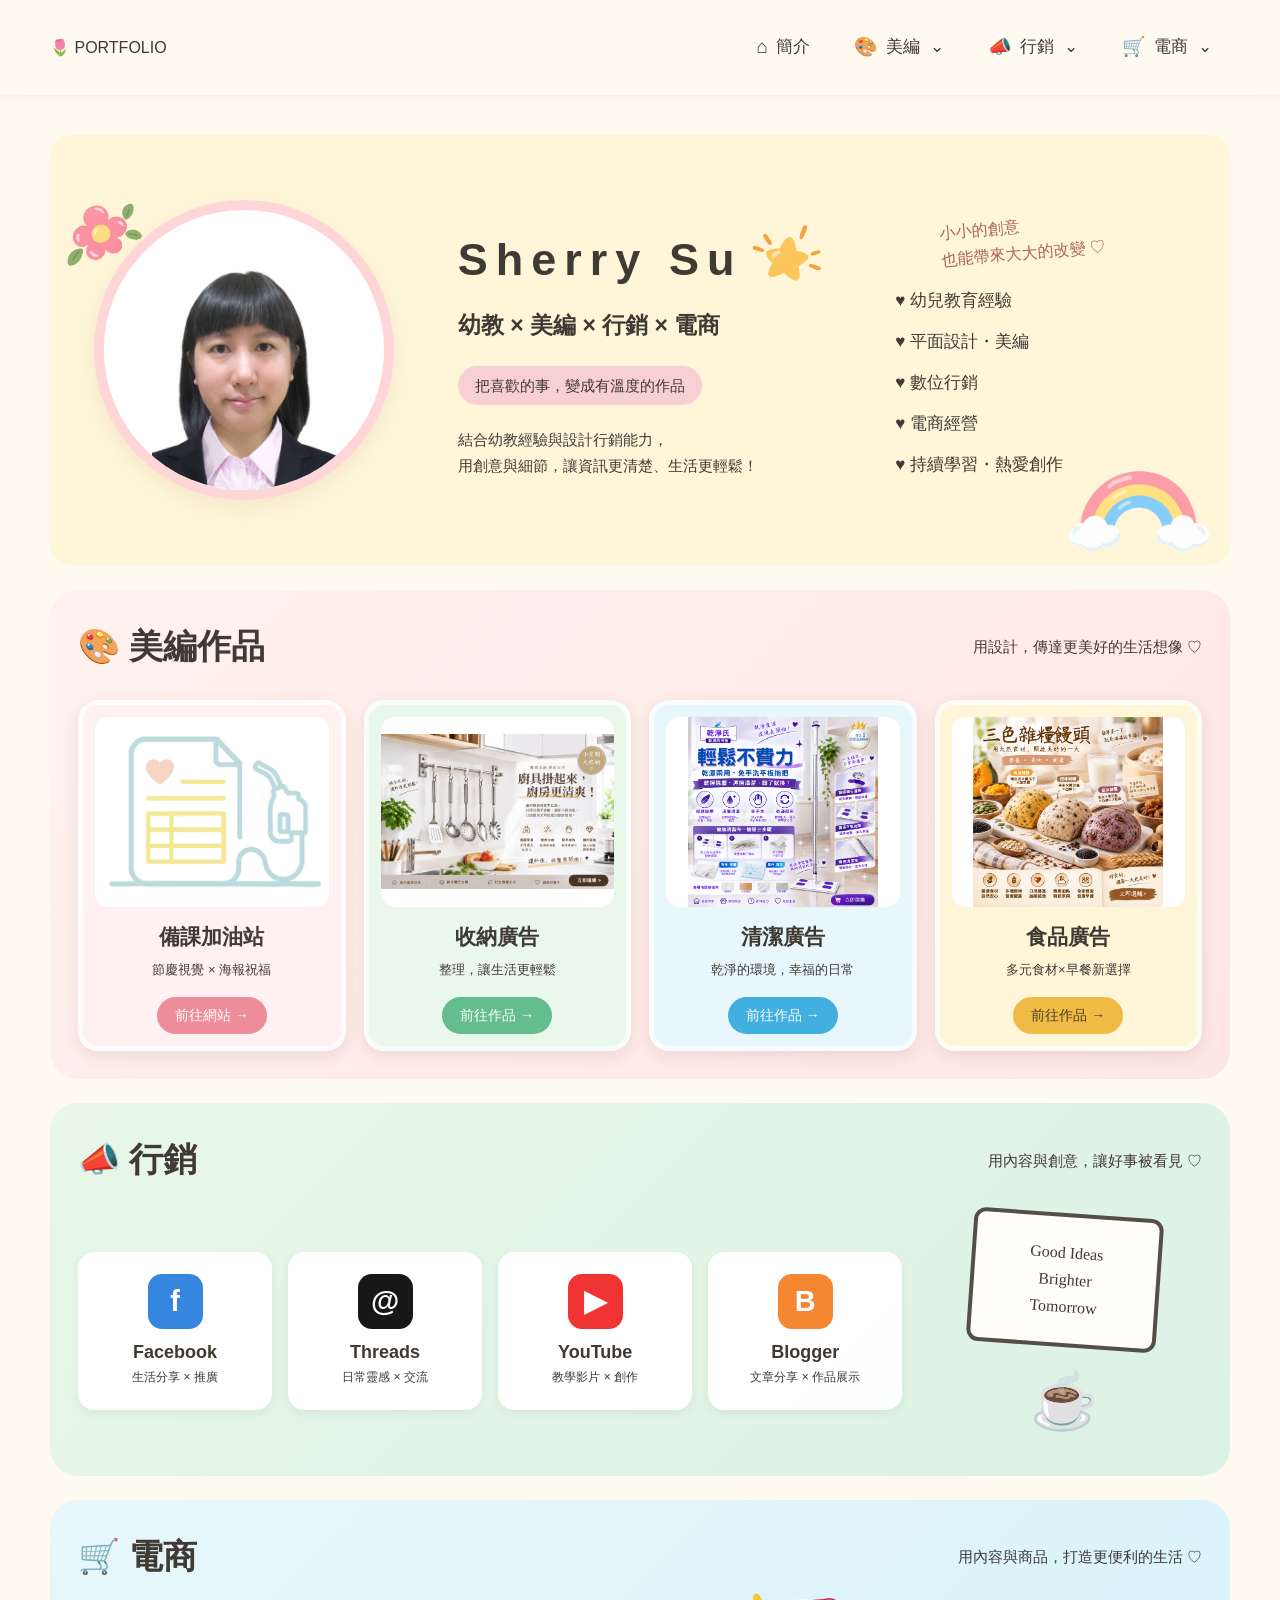
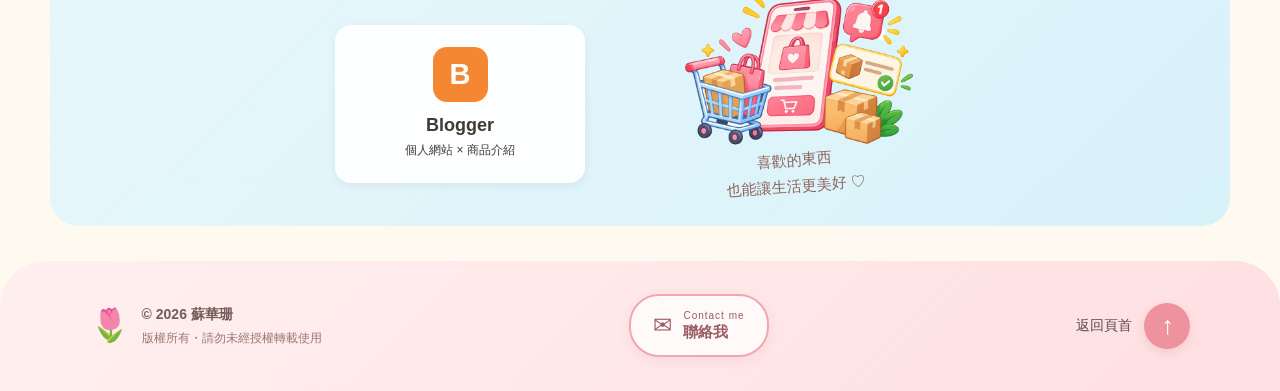
<file: index.html>
<!DOCTYPE html>
<html lang="zh-Hant">

<head>
    <meta charset="UTF-8">
    <meta name="viewport" content="width=device-width, initial-scale=1.0">

    <title>Sherry Su｜美編 × 行銷 × 電商</title>

    <link rel="stylesheet" href="style.css">
</head>


<body>

    <!-- =========================
       上方導覽列
  ========================== -->
    <header class="header">

        <div class="nav-container">
<div class="nav-brand">
    <span class="nav-brand-icon">🌷</span>
    <span class="nav-brand-title">PORTFOLIO</span>
</div>


            <!-- 中間選單 -->
            <nav class="nav-menu">


                <!-- 簡介 -->
                <a href="#about" class="nav-item">

                    <span class="nav-icon">⌂</span>

                    簡介

                </a>


                <!-- 美編下拉 -->
                <div class="dropdown">

                    <a href="#design" class="nav-item">

                        <span class="nav-icon">🎨</span>

                        美編

                        <span class="arrow">⌄</span>

                    </a>


                    <div class="dropdown-menu">

                        <a href="#design">
                            備課加油站
                        </a>

                        <a href="#design">
                            收納廣告
                        </a>

                        <a href="#design">
                            清潔廣告
                        </a>

                        <a href="#design">
                            文創廣告
                        </a>

                    </div>

                </div>


                <!-- 行銷下拉 -->
                <div class="dropdown">

                    <a href="#marketing" class="nav-item">

                        <span class="nav-icon">📣</span>

                        行銷

                        <span class="arrow">⌄</span>

                    </a>


                    <div class="dropdown-menu">
                        <a href="#marketing">Facebook</a>

                        <a href="#marketing">Threads</a>

                        <a href="#marketing">YouTube</a>

                        <a href="#marketing">Blogger</a>


                    </div>

                </div>


                <!-- 電商下拉 -->
                <div class="dropdown">

                   
                    <!-- 電商 -->
                    <div class="dropdown">

                        <a href="#ecommerce" class="nav-item">
                            <span class="nav-icon">🛒</span>
                            電商
                            <span class="arrow">⌄</span>
                        </a>

                        <div class="dropdown-menu">

                            <a href="#ecommerce">
                                Blogger
                            </a>

                        </div>

                    </div>

                </div>


            </nav>




        </div>

    </header>



    <!-- =========================
       個人簡介
  ========================== -->
    <main>


        <section class="hero" id="about">

<!-- 簡介裝飾圖片 -->
<!-- 左上花朵 -->
<img src="images/flower.png"
     class="deco-flower"
     alt="">

<!-- 名字右上星星 -->
<img src="images/star.png"
     class="deco-star"
     alt="">

<!-- 右下彩虹 -->
<img src="images/rainbow.png"
     class="deco-rainbow"
     alt="">

            <!-- 左邊照片 -->
            <div class="hero-photo-area">

                <div class="photo-circle">

                    <img src="images/me.jpg" alt="蘇華珊大頭照">

                </div>



            </div>



            <!-- 中間介紹 -->
            <div class="hero-intro">

                <h2>
                    Sherry Su
                </h2>


                <h3>
                    幼教 × 美編 × 行銷 × 電商
                </h3>


                <div class="pink-label">

                    把喜歡的事，變成有溫度的作品

                </div>


                <p>

                    結合幼教經驗與設計行銷能力，<br>

                    用創意與細節，讓資訊更清楚、生活更輕鬆！

                </p>

            </div>



            <!-- 右側能力 -->
            <div class="hero-skills">

                <p class="hand-note">

                    小小的創意<br>

                    也能帶來大大的改變 ♡

                </p>


                <ul>

                    <li>♥ 幼兒教育經驗</li>

                    <li>♥ 平面設計・美編</li>

                    <li>♥ 數位行銷</li>

                    <li>♥ 電商經營</li>

                    <li>♥ 持續學習・熱愛創作</li>

                </ul>


             

            </div>


        </section>



        <!-- =========================
         美編作品
    ========================== -->

        <section class="section design-section" id="design">



            <div class="section-title-row">

                <h2>

                    🎨 美編作品

                </h2>


                <p>

                    用設計，傳達更美好的生活想像 ♡

                </p>

            </div>



            <div class="work-grid">


                <!-- 備課加油站 -->
                <a href="mothers-day.html" target="_blank" class="work-card pink-card"
                    id="lesson">


                    <div class="work-image">

                        <img src="images/logo.jpg" alt="備課加油站">

                    </div>


                    <h3>
                        備課加油站
                    </h3>


                    <p>
                        節慶視覺 × 海報祝福
                    </p>


                    <span class="work-button pink-button">

                        前往網站 →

                    </span>


                </a>



                <!-- 收納廣告 -->
                <a href="storage.html" class="work-card green-card" id="storage">


                    <div class="work-image">

                        <img src="images/storage.main.png.jpg" alt="收納廣告">

                    </div>


                    <h3>

                        收納廣告

                    </h3>


                    <p>

                        整理，讓生活更輕鬆

                    </p>


                    <span class="work-button green-button">

                        前往作品 →

                    </span>


                </a>



                <!-- 清潔廣告 -->
                <a href="clean.html" class="work-card blue-card" id="cleaning">


                    <div class="work-image">

                        <img src="images/clean.main.png.jpg" alt="清潔廣告">

                    </div>


                    <h3>

                        清潔廣告

                    </h3>


                    <p>

                        乾淨的環境，幸福的日常

                    </p>


                    <span class="work-button blue-button">

                        前往作品 →

                    </span>


                </a>



                <!-- 食品廣告 -->
                <a href="food.html" class="work-card yellow-card" id="creative">


                    <div class="work-image">

                        <img src="images/food.main.png.jpg" alt="食品廣告">

                    </div>


                    <h3>

                        食品廣告

                    </h3>


                    <p>

                        多元食材×早餐新選擇

                    </p>


                    <span class="work-button yellow-button">

                        前往作品 →

                    </span>


                </a>


            </div>

        </section>




        <!-- =========================
         行銷
    ========================== -->

        <section class="section marketing-section" id="marketing">


            <div class="section-title-row">

                <h2>

                    📣 行銷

                </h2>


                <p>

                    用內容與創意，讓好事被看見 ♡

                </p>

            </div>



            <div class="platform-layout">


                <div class="platform-grid">


                    <a href="https://www.facebook.com/people/%E5%82%99%E8%AA%B2%E5%8A%A0%E6%B2%B9%E7%AB%99/61594344424743/" target="_blank" class="platform-card">

                        <div class="platform-icon facebook">

                            f

                        </div>

                        <h3>Facebook</h3>

                        <p>生活分享 × 推廣</p>

                    </a>



                    <a href="https://www.threads.com/@lifeprintstudio2026" target="_blank" class="platform-card">

                        <div class="platform-icon threads">

                            @

                        </div>

                        <h3>Threads</h3>

                        <p>日常靈感 × 交流</p>

                    </a>



                    <a href="https://www.youtube.com/channel/UCJj22-aw43F1z355Y5E0wWQ" target="_blank" class="platform-card">

                        <div class="platform-icon youtube">

                            ▶

                        </div>

                        <h3>YouTube</h3>

                        <p>教學影片 × 創作</p>

                    </a>



                    <a href="https://lessonfuelstation.blogspot.com/" target="_blank" class="platform-card">

                        <div class="platform-icon blogger">

                            B

                        </div>

                        <h3>Blogger</h3>

                        <p>文章分享 × 作品展示</p>

                    </a>


                </div>



                <div class="marketing-doodle">

                    <div class="laptop">

                        <span>

                            Good Ideas<br>
                            Brighter<br>
                            Tomorrow

                        </span>

                    </div>


                    <span class="coffee">
                        ☕
                    </span>

                </div>


            </div>

        </section>




        <!-- =========================
         電商
    ========================== -->

        <section class="section ecommerce-section" id="ecommerce">


            <div class="section-title-row">

                <h2>

                    🛒 電商

                </h2>


                <p>

                    用內容與商品，打造更便利的生活 ♡

                </p>

            </div>



            <div class="ecommerce-layout">


                <div class="shop-grid">


                    <a href="https://lessonfuelstation.blogspot.com/p/blog-page_16.html" target="_blank" class="platform-card">

                        <div class="platform-icon blogger">

                            B

                        </div>

                        <h3>Blogger</h3>

                        <p>

                            個人網站 × 商品介紹

                        </p>

                    </a>





                     
                    </a>


                </div>



                <div class="shopping-picture">
<img src="images/shopping.png" alt="">

                    <p>

                        喜歡的東西<br>

                        也能讓生活更美好 ♡

                    </p>

                </div>


            </div>

        </section>


    </main>




    <!-- =========================
       Footer
  ========================== -->

    <footer class="footer">

        <div class="footer-left">
            <span class="footer-flower">🌷</span>

            <div>
                <p class="copyright">
                    © 2026 蘇華珊
                </p>

                <p class="copyright-note">
                    版權所有・請勿未經授權轉載使用
                </p>
            </div>
        </div>


        <a href="https://mail.google.com/mail/?view=cm&fs=1&to=newhappy0915@gmail.com&su=作品集聯絡" target="_blank"
            class="footer-contact">
            <span class="mail-icon">✉</span>

            <span>
                <small>Contact me</small>
                <strong>聯絡我</strong>
            </span>
        </a>


        <a href="#about" class="back-top">

            <span class="back-text">
                返回頁首
            </span>

            <span class="back-circle">
                ↑
            </span>

        </a>

    </footer>


</body>

</html>
</file>
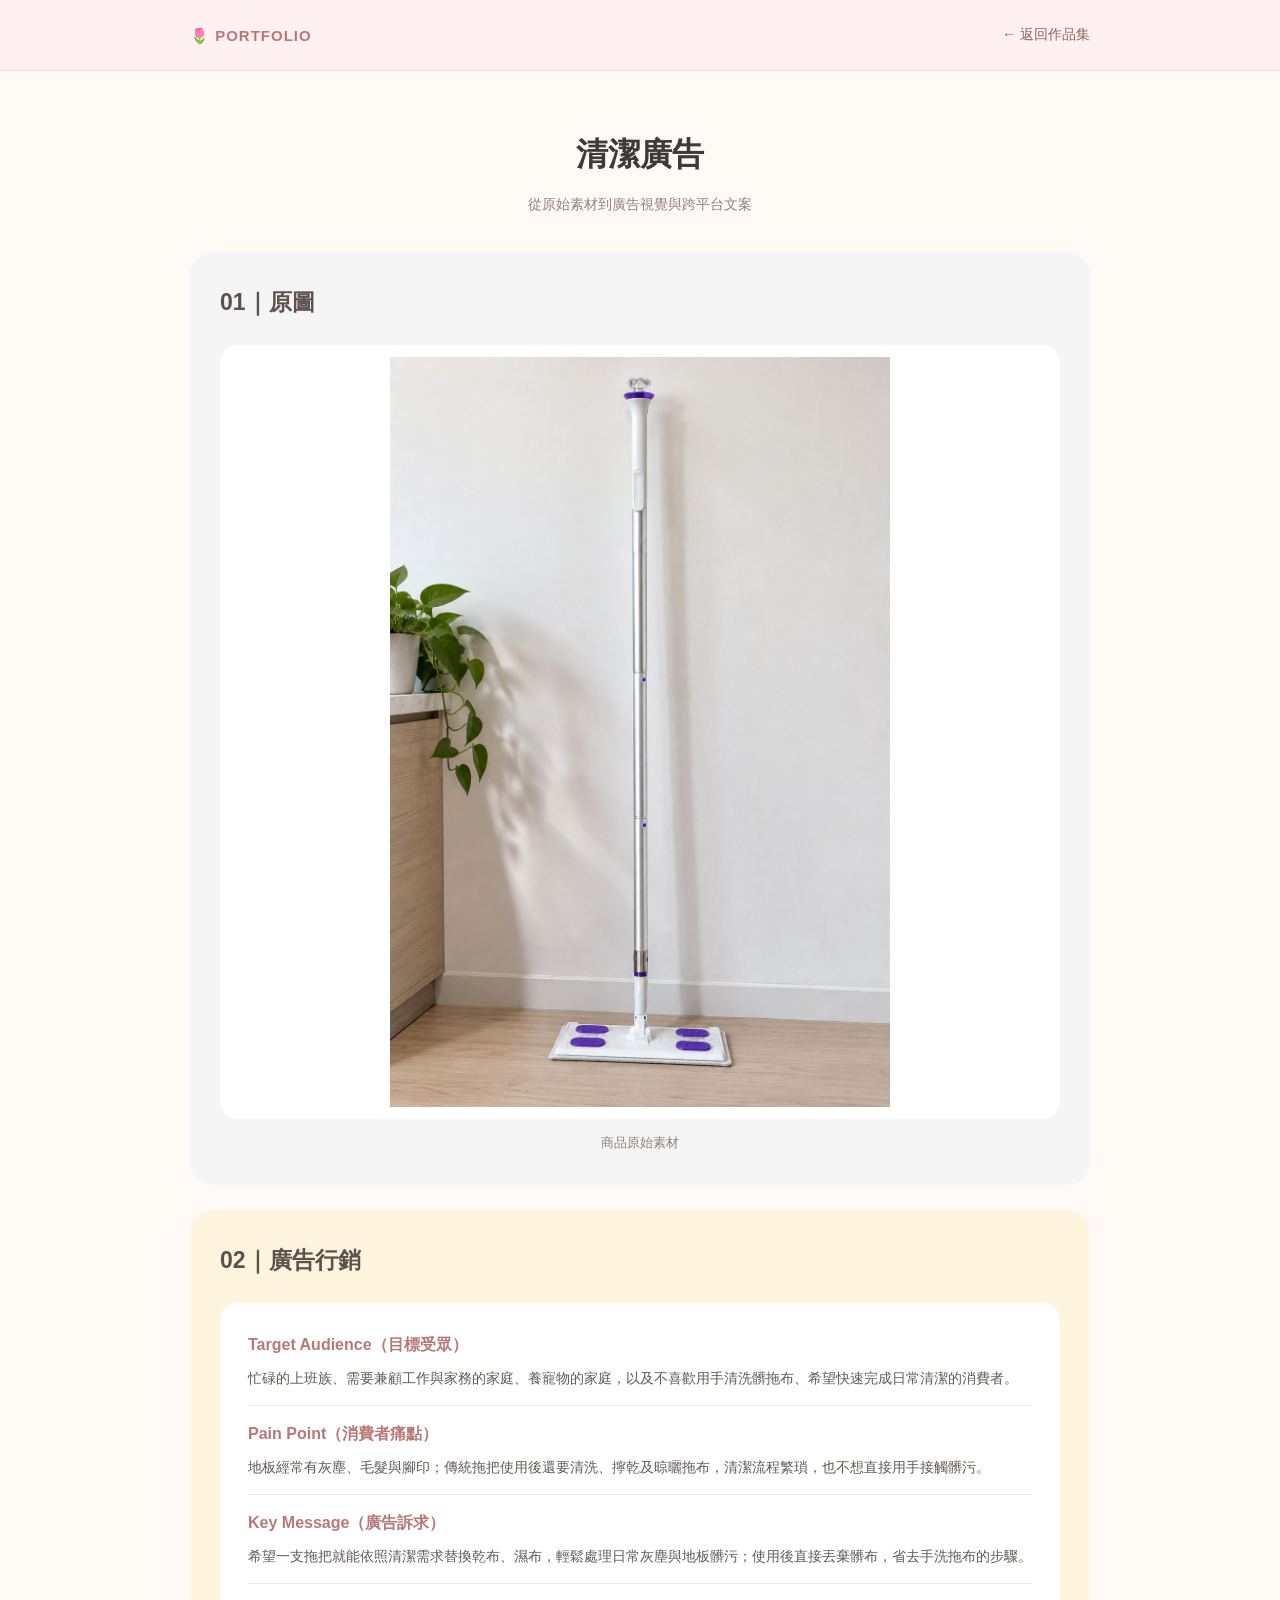
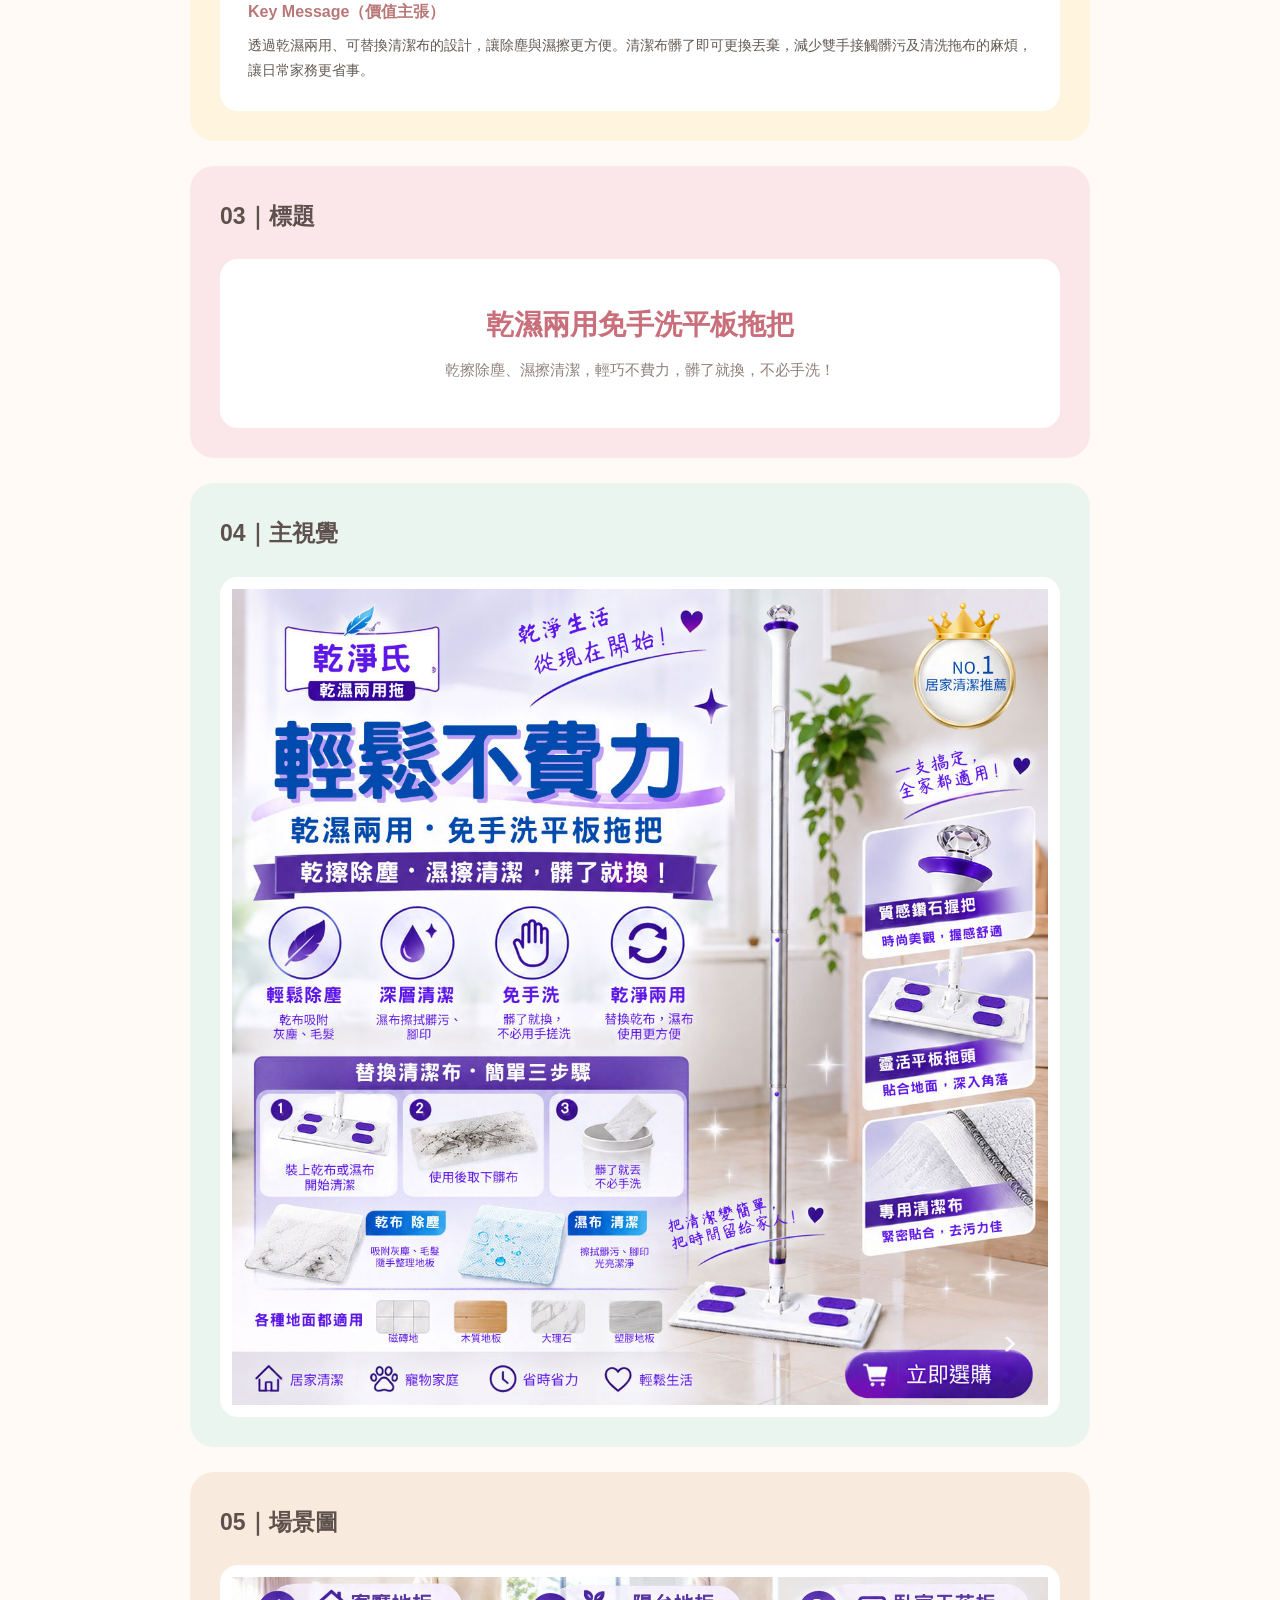
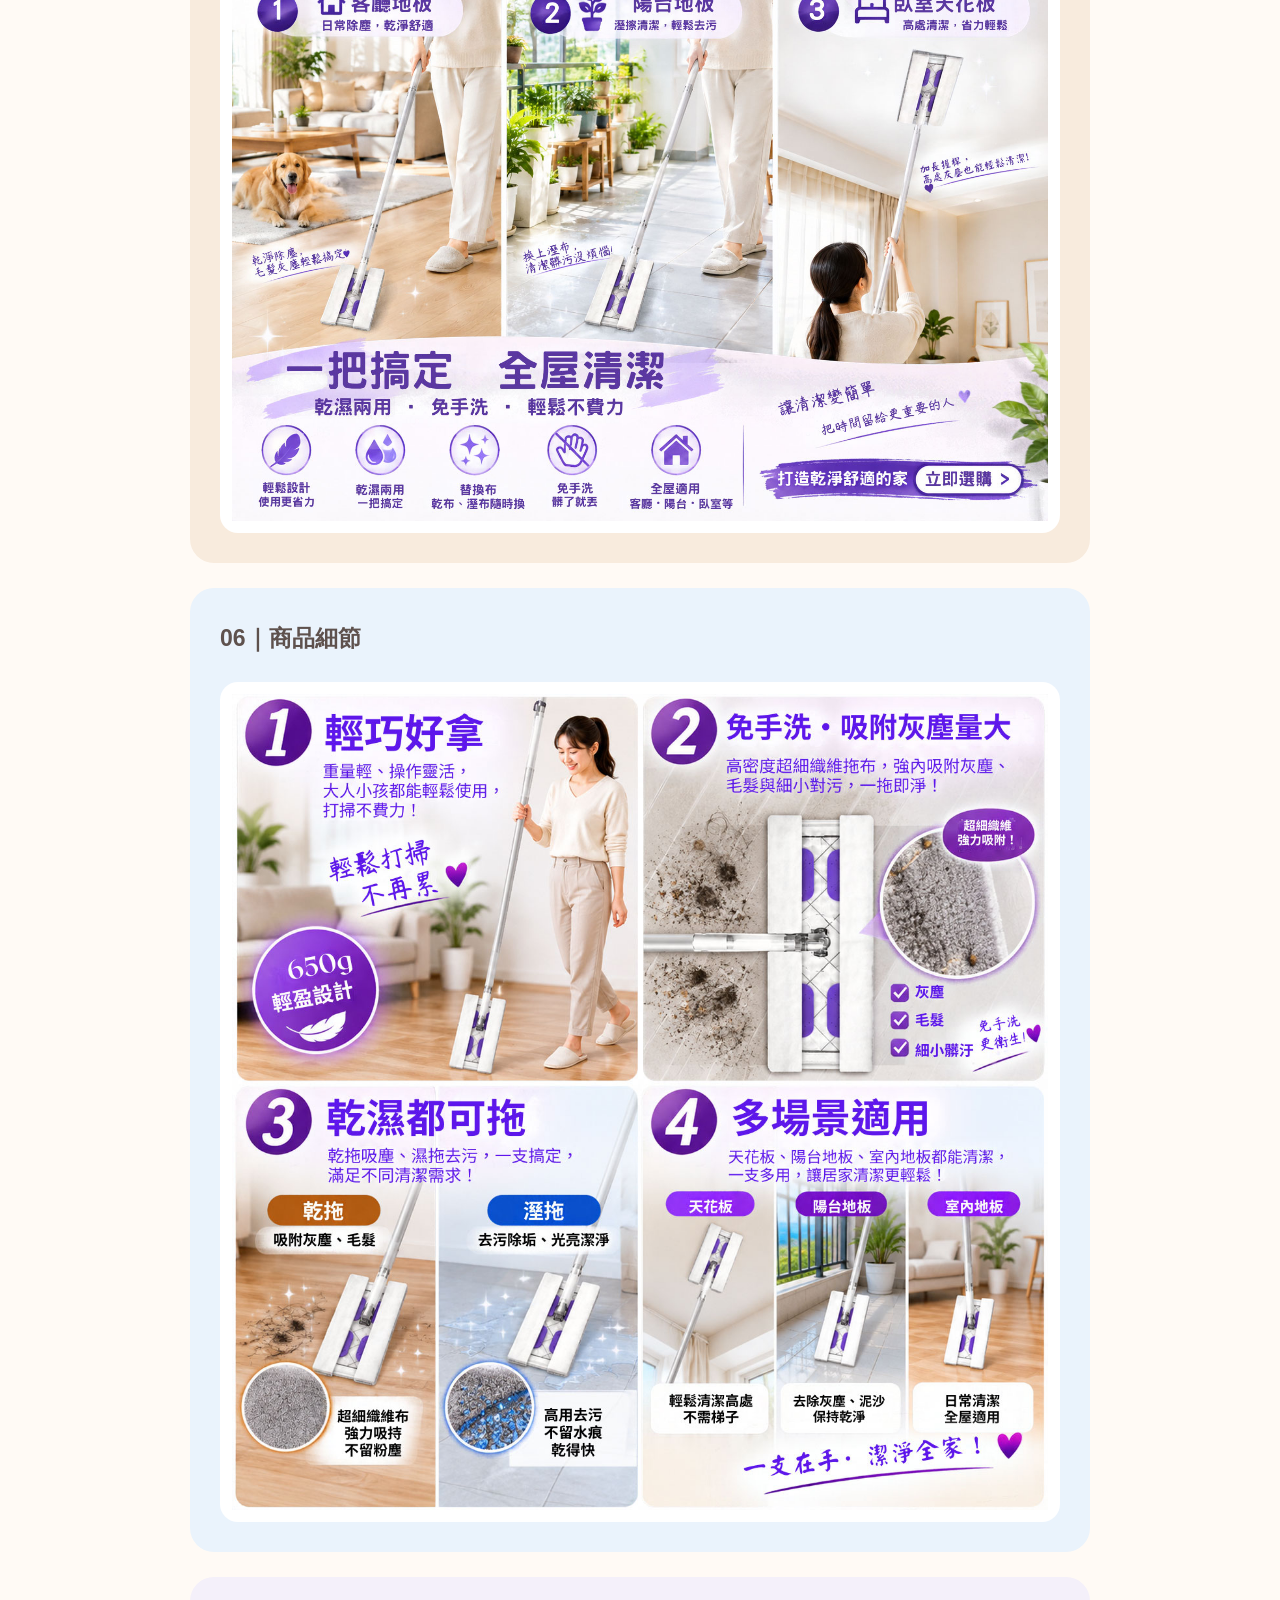
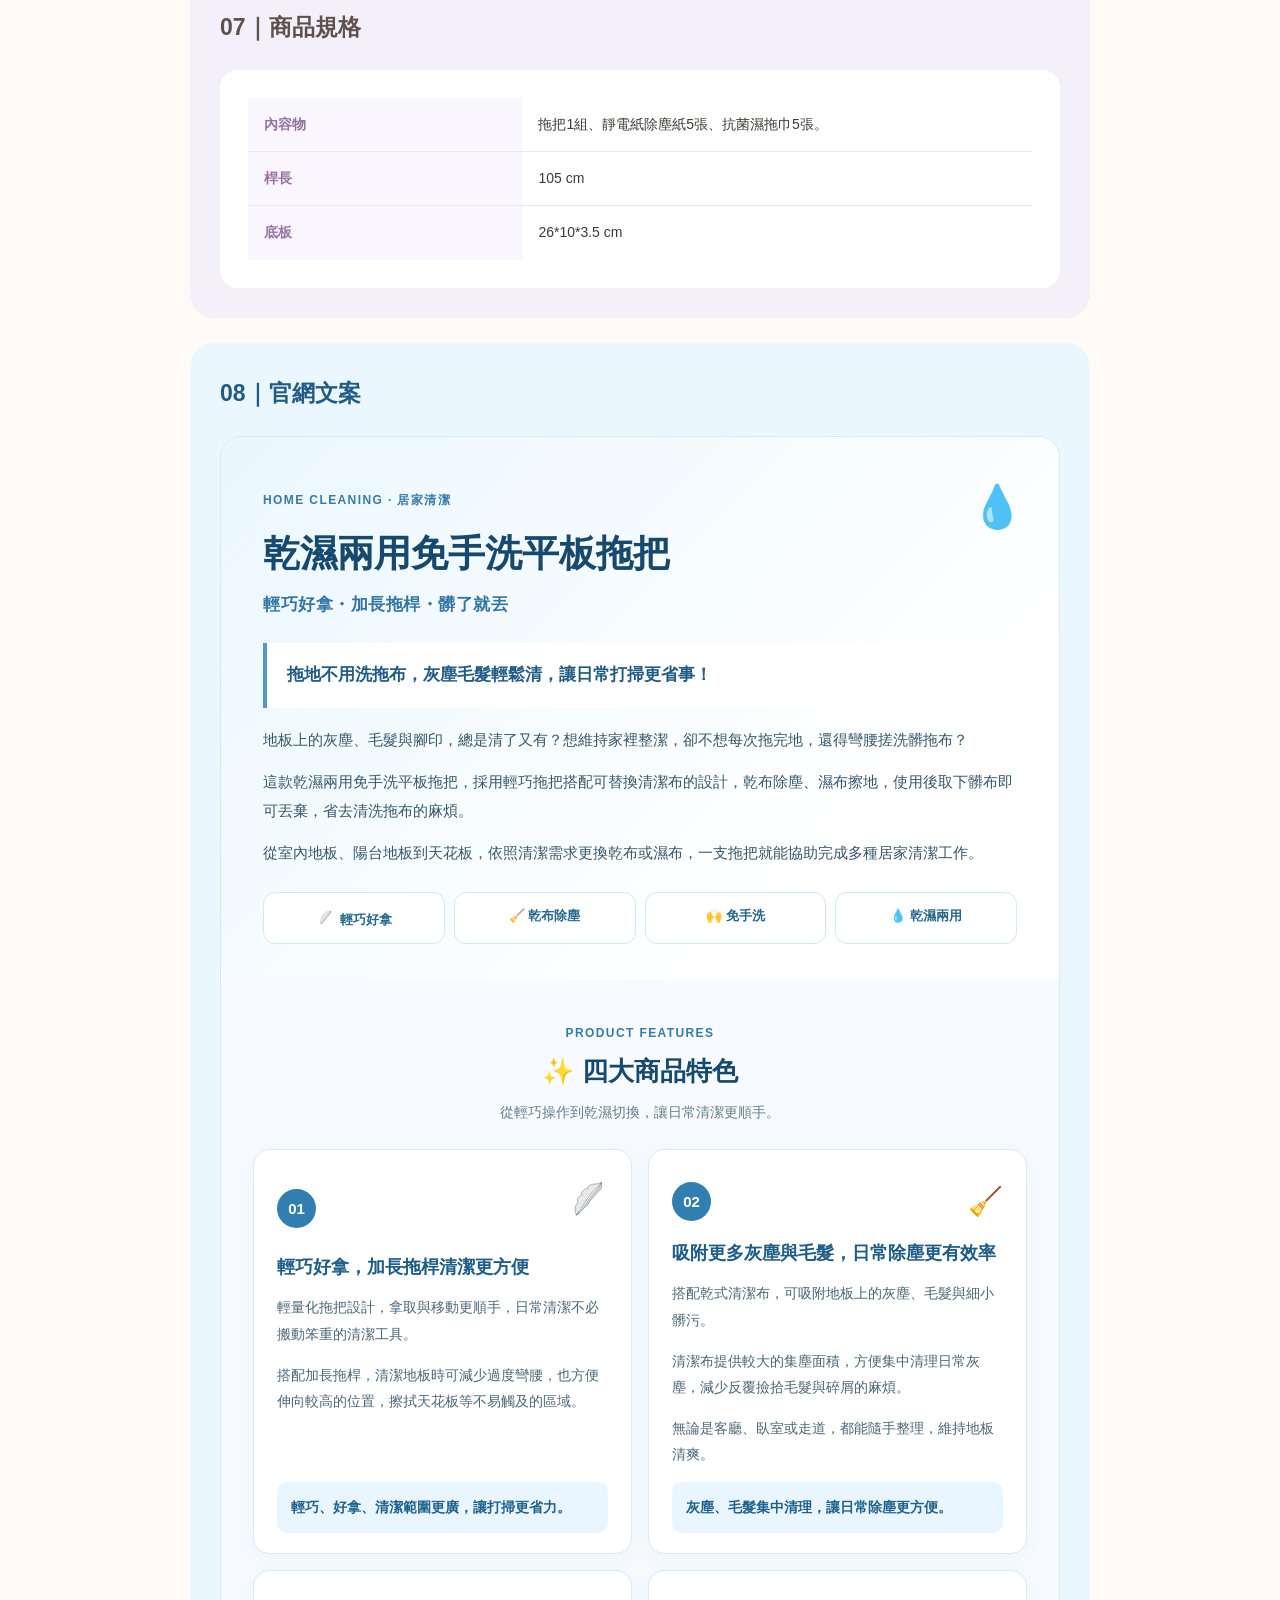
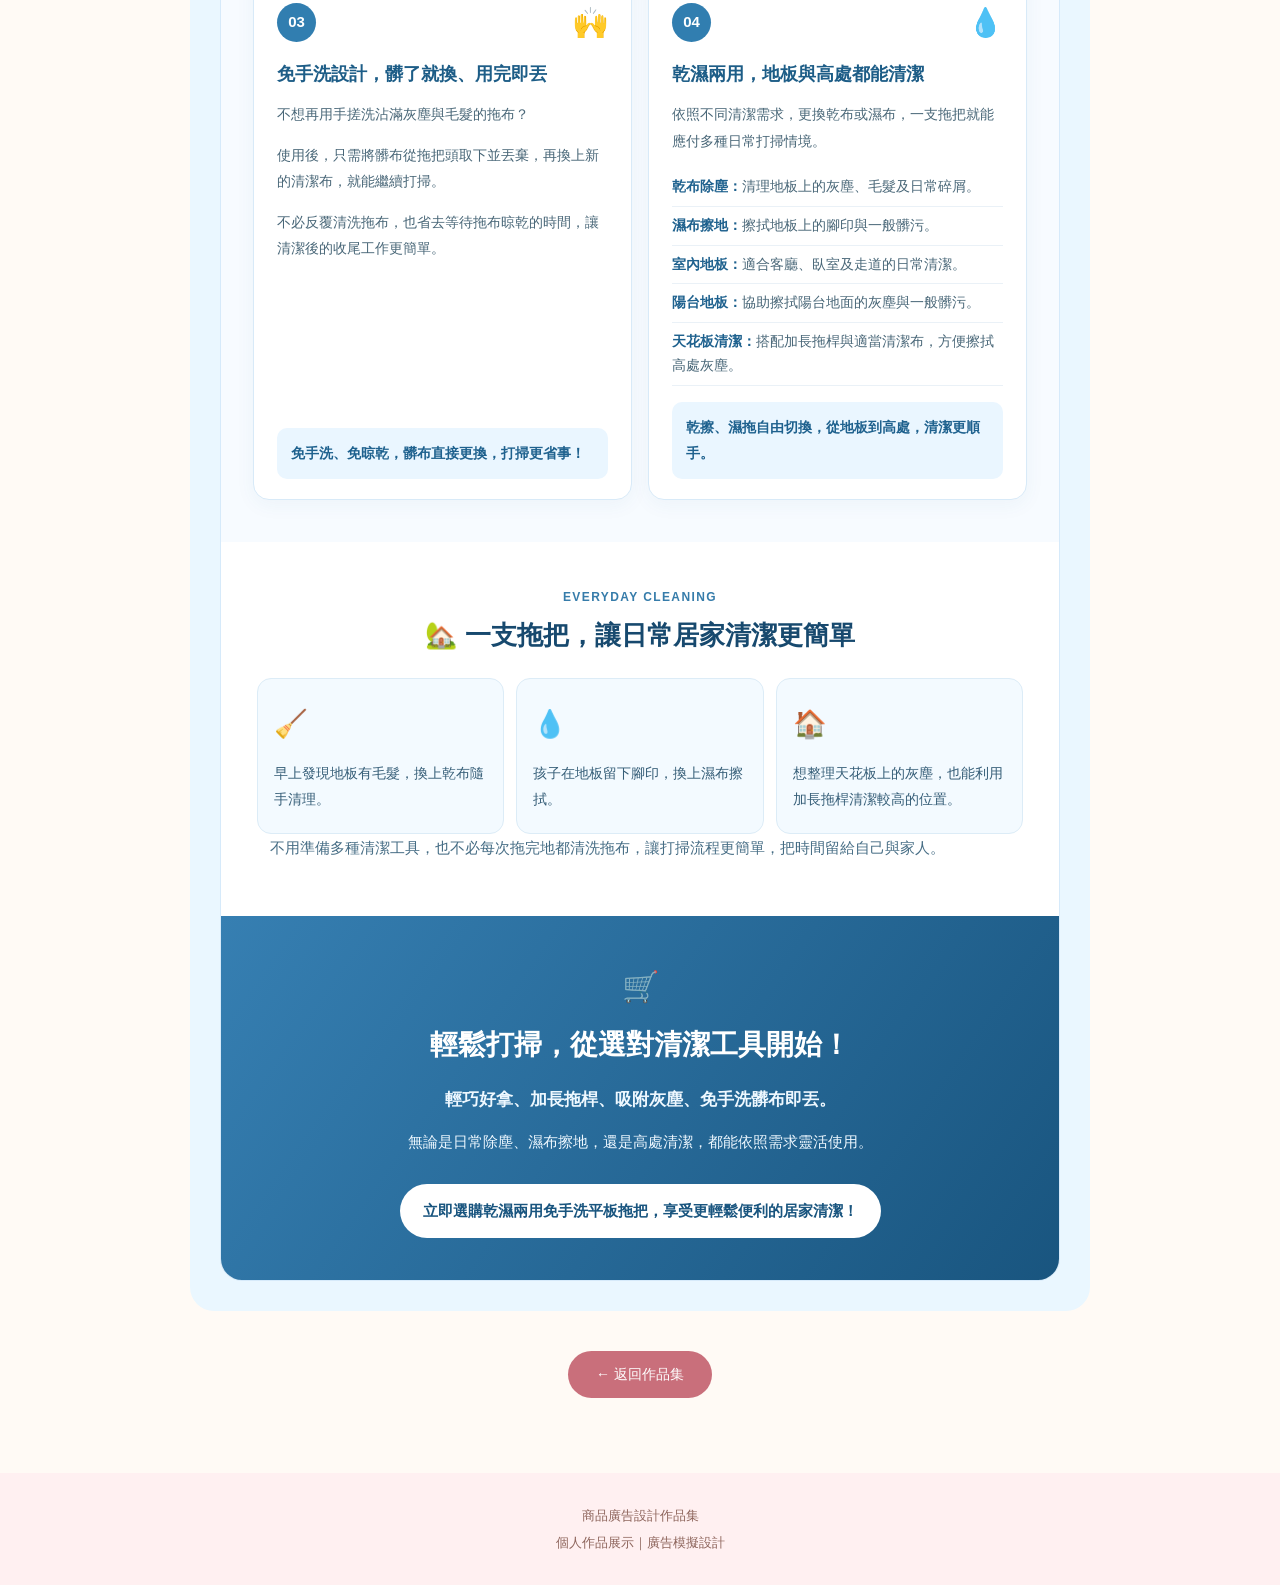
<file: clean.html>
<!DOCTYPE html>
<html lang="zh-Hant">

<head>
    <meta charset="UTF-8">
    <meta name="viewport" content="width=device-width, initial-scale=1.0">

    <title>商品廣告設計｜作品集</title>

    <link rel="stylesheet" href="clean.css">
</head>

<body>

    <!-- 頂部導覽列 -->
    <header class="site-header">
        <nav class="nav-container">

            <a href="index.html" class="brand">
                🌷 PORTFOLIO
            </a>

            <a href="index.html#design" class="back-link">
                ← 返回作品集
            </a>

        </nav>
    </header>


    <main class="portfolio-page">

        <!-- 頁面標題 -->
        <div class="page-heading">
            <h1>清潔廣告</h1>
            <p>從原始素材到廣告視覺與跨平台文案</p>
        </div>


        <!-- =========================
             01 原圖
        ========================== -->

        <section class="work-section original-section">

            <h2>01｜原圖</h2>

            <div class="image-container original-container">

                <img src="images/clean.original.png.png" alt="商品原始照片" class="work-image original-image">

            </div>

            <p class="image-caption">商品原始素材</p>

        </section>


        <!-- =========================
             02 廣告行銷
        ========================== -->

        <section class="work-section marketing-section">

            <h2>02｜廣告行銷</h2>

            <div class="content-card">

                <div class="marketing-item">
                    <h3>Target Audience（目標受眾）</h3>

                    <p>忙碌的上班族、需要兼顧工作與家務的家庭、養寵物的家庭，以及不喜歡用手清洗髒拖布、希望快速完成日常清潔的消費者。
                    </p>
                </div>


                <div class="marketing-item">
                    <h3>Pain Point（消費者痛點）</h3>

                    <p>
                        地板經常有灰塵、毛髮與腳印；傳統拖把使用後還要清洗、擰乾及晾曬拖布，清潔流程繁瑣，也不想直接用手接觸髒污。
                    </p>
                </div>


                <div class="marketing-item">
                    <h3>Key Message（廣告訴求）</h3>

                    <p>
                        希望一支拖把就能依照清潔需求替換乾布、濕布，輕鬆處理日常灰塵與地板髒污；使用後直接丟棄髒布，省去手洗拖布的步驟。
                    </p>
                </div>

                <div class="marketing-item">
                    <h3>Key Message（價值主張）</h3>

                    <p>
                        透過乾濕兩用、可替換清潔布的設計，讓除塵與濕擦更方便。清潔布髒了即可更換丟棄，減少雙手接觸髒污及清洗拖布的麻煩，讓日常家務更省事。
                    </p>
                </div>
            </div>

        </section>


        <!-- =========================
             03 標題
        ========================== -->

        <section class="work-section title-section">

            <h2>03｜標題</h2>

            <div class="content-card ad-title-card">

                <h3>乾濕兩用免手洗平板拖把</h3>

                <p>
                    乾擦除塵、濕擦清潔，輕巧不費力，髒了就換，不必手洗！
                </p>

            </div>

        </section>


        <!-- =========================
             04 主視覺
        ========================== -->

        <section class="work-section visual-section">

            <h2>04｜主視覺</h2>

            <div class="image-container">

                <img src="images/clean.main.png.jpg" alt="商品廣告主視覺" class="work-image main-image">

            </div>

        </section>

        <!-- =========================
     05 場景圖
     一張完整圖片
========================= -->

        <section class="work-section scene-section">

            <h2>05｜場景圖</h2>

            <div class="image-container">

                <img src="images/clean.scene.png.jpg" alt="商品生活場景展示圖" class="work-image scene-image">

            </div>

        </section>

        <!-- =========================
             05 商品細節
             一張四合一圖片
        ========================== -->

        <section class="work-section detail-section">

            <h2>06｜商品細節</h2>

            <div class="image-container">

                <img src="images/clean.detail.png.jpg" alt="四合一商品特色與細節圖" class="work-image detail-image">

            </div>

        </section>


        <!-- =========================
             06 商品規格
        ========================== -->

        <section class="work-section specs-section">

            <h2>07｜商品規格</h2>

            <div class="content-card table-container">

                <table class="specs-table">

                    <tbody>


                        <tr>
                            <th scope="row">內容物</th>
                            <td>拖把1組、靜電紙除塵紙5張、抗菌濕拖巾5張。</td>
                        </tr>

                        <tr>
                            <th scope="row">桿長</th>
                            <td>105 cm</td>
                        </tr>

                        <tr>
                            <th scope="row">底板</th>
                            <td>26*10*3.5 cm</td>
                        </tr>


                    </tbody>

                </table>

            </div>

        </section>


        <!-- =========================
             08 官網文案｜水藍色系
        ========================= -->
        <section class="work-section website-section clean-website-section" id="website-copy">
            <h2>08｜官網文案</h2>
            <article class="content-card clean-product-copy">
                <header class="clean-hero">
                    <span class="clean-eyebrow">HOME CLEANING · 居家清潔</span>
                    <div class="clean-hero-mark" aria-hidden="true">💧</div>
                    <h3>乾濕兩用免手洗平板拖把</h3>
                    <p class="clean-subtitle">輕巧好拿・加長拖桿・髒了就丟</p>
                    <p class="clean-lead"><strong>拖地不用洗拖布，灰塵毛髮輕鬆清，讓日常打掃更省事！</strong></p>
                    <p>地板上的灰塵、毛髮與腳印，總是清了又有？想維持家裡整潔，卻不想每次拖完地，還得彎腰搓洗髒拖布？</p>
                    <p>這款乾濕兩用免手洗平板拖把，採用輕巧拖把搭配可替換清潔布的設計，乾布除塵、濕布擦地，使用後取下髒布即可丟棄，省去清洗拖布的麻煩。</p>
                    <p>從室內地板、陽台地板到天花板，依照清潔需求更換乾布或濕布，一支拖把就能協助完成多種居家清潔工作。</p>
                    <div class="clean-benefits" aria-label="商品重點">
                        <span>

                            <svg class="feather-svg small-icon" xmlns="http://w3.org" viewBox="0 0 100 100">
  <!-- 整體旋轉與偏置，確保羽毛自然傾斜 -->
  <g transform="rotate(-15 50 50)">
    <!-- 羽毛主軸（羽軸） -->
    <path d="M25 80 C 40 50, 55 30, 75 15" fill="none" stroke="#606F7B" stroke-width="2" stroke-linecap="round" />
    
    <!-- 羽片左側 -->
    <path d="M25 80 
             C 20 70, 22 60, 28 55 
             C 25 50, 28 42, 36 40 
             C 33 35, 38 28, 48 27 
             C 46 22, 54 18, 64 18
             C 69 18, 73 16, 75 15
             C 70 23, 62 28, 58 33
             C 52 40, 48 45, 42 55
             C 36 65, 30 73, 25 80 Z" 
          fill="#EAEAEA" stroke="#606F7B" stroke-width="1" stroke-linejoin="round" />

    <!-- 羽片右側 -->
    <path d="M25 80 
             C 32 75, 38 68, 44 58 
             C 50 48, 54 43, 60 36
             C 64 31, 71 25, 75 15
             C 74 18, 77 22, 74 27
             C 71 32, 65 35, 62 41
             C 58 46, 52 50, 49 57
             C 45 62, 38 68, 35 72
             C 32 75, 28 78, 25 80 Z" 
          fill="#D6D6D6" stroke="#606F7B" stroke-width="1" stroke-linejoin="round" />
          
    <!-- 羽毛細紋理細節 -->
    <path d="M32 65 Q 36 63 41 62 M38 52 Q 43 50 48 49 M45 39 Q 50 37 56 37" fill="none" stroke="#A0AEC0" stroke-width="0.5" stroke-linecap="round" />
    <path d="M27 72 Q 24 67 22 65 M31 57 Q 27 53 26 50 M39 43 Q 34 39 34 36" fill="none" stroke="#A0AEC0" stroke-width="0.5" stroke-linecap="round" />
  </g>
</svg>
                            輕巧好拿</span><span>🧹 乾布除塵</span><span>🙌 免手洗</span><span>💧 乾濕兩用</span>
                    </div>
                </header>

                <section class="clean-features" aria-labelledby="clean-features-title">
                    <div class="clean-section-heading">
                        <span class="clean-kicker">PRODUCT FEATURES</span>
                        <h4 id="clean-features-title">✨ 四大商品特色</h4>
                        <p>從輕巧操作到乾濕切換，讓日常清潔更順手。</p>
                    </div>
                    <div class="clean-feature-grid">
                        <div class="clean-feature-card">
                            <div class="clean-feature-top"><span class="clean-number">01</span><span class="clean-feature-icon" aria-hidden="true">

                                  <svg class="feather-svg" xmlns="http://w3.org" viewBox="0 0 100 100">
  <!-- 整體旋轉與偏置，確保羽毛自然傾斜 -->
  <g transform="rotate(-15 50 50)">
    <!-- 羽毛主軸（羽軸） -->
    <path d="M25 80 C 40 50, 55 30, 75 15" fill="none" stroke="#606F7B" stroke-width="2" stroke-linecap="round" />
    
    <!-- 羽片左側 -->
    <path d="M25 80 
             C 20 70, 22 60, 28 55 
             C 25 50, 28 42, 36 40 
             C 33 35, 38 28, 48 27 
             C 46 22, 54 18, 64 18
             C 69 18, 73 16, 75 15
             C 70 23, 62 28, 58 33
             C 52 40, 48 45, 42 55
             C 36 65, 30 73, 25 80 Z" 
          fill="#EAEAEA" stroke="#606F7B" stroke-width="1" stroke-linejoin="round" />

    <!-- 羽片右側 -->
    <path d="M25 80 
             C 32 75, 38 68, 44 58 
             C 50 48, 54 43, 60 36
             C 64 31, 71 25, 75 15
             C 74 18, 77 22, 74 27
             C 71 32, 65 35, 62 41
             C 58 46, 52 50, 49 57
             C 45 62, 38 68, 35 72
             C 32 75, 28 78, 25 80 Z" 
          fill="#D6D6D6" stroke="#606F7B" stroke-width="1" stroke-linejoin="round" />
          
    <!-- 羽毛細紋理細節 -->
    <path d="M32 65 Q 36 63 41 62 M38 52 Q 43 50 48 49 M45 39 Q 50 37 56 37" fill="none" stroke="#A0AEC0" stroke-width="0.5" stroke-linecap="round" />
    <path d="M27 72 Q 24 67 22 65 M31 57 Q 27 53 26 50 M39 43 Q 34 39 34 36" fill="none" stroke="#A0AEC0" stroke-width="0.5" stroke-linecap="round" />
  </g>
</svg>


                            </span></div>
                            <h5>輕巧好拿，加長拖桿清潔更方便</h5>
                            <p>輕量化拖把設計，拿取與移動更順手，日常清潔不必搬動笨重的清潔工具。</p>
                            <p>搭配加長拖桿，清潔地板時可減少過度彎腰，也方便伸向較高的位置，擦拭天花板等不易觸及的區域。</p>
                            <p class="clean-feature-summary">輕巧、好拿、清潔範圍更廣，讓打掃更省力。</p>
                        </div>
                        <div class="clean-feature-card">
                            <div class="clean-feature-top"><span class="clean-number">02</span><span class="clean-feature-icon" aria-hidden="true">🧹</span></div>
                            <h5>吸附更多灰塵與毛髮，日常除塵更有效率</h5>
                            <p>搭配乾式清潔布，可吸附地板上的灰塵、毛髮與細小髒污。</p>
                            <p>清潔布提供較大的集塵面積，方便集中清理日常灰塵，減少反覆撿拾毛髮與碎屑的麻煩。</p>
                            <p>無論是客廳、臥室或走道，都能隨手整理，維持地板清爽。</p>
                            <p class="clean-feature-summary">灰塵、毛髮集中清理，讓日常除塵更方便。</p>
                        </div>
                        <div class="clean-feature-card">
                            <div class="clean-feature-top"><span class="clean-number">03</span><span class="clean-feature-icon" aria-hidden="true">🙌</span></div>
                            <h5>免手洗設計，髒了就換、用完即丟</h5>
                            <p>不想再用手搓洗沾滿灰塵與毛髮的拖布？</p>
                            <p>使用後，只需將髒布從拖把頭取下並丟棄，再換上新的清潔布，就能繼續打掃。</p>
                            <p>不必反覆清洗拖布，也省去等待拖布晾乾的時間，讓清潔後的收尾工作更簡單。</p>
                            <p class="clean-feature-summary">免手洗、免晾乾，髒布直接更換，打掃更省事！</p>
                        </div>
                        <div class="clean-feature-card">
                            <div class="clean-feature-top"><span class="clean-number">04</span><span class="clean-feature-icon" aria-hidden="true">💧</span></div>
                            <h5>乾濕兩用，地板與高處都能清潔</h5>
                            <p>依照不同清潔需求，更換乾布或濕布，一支拖把就能應付多種日常打掃情境。</p>
                            <ul class="clean-use-list">
                                <li><strong>乾布除塵：</strong>清理地板上的灰塵、毛髮及日常碎屑。</li>
                                <li><strong>濕布擦地：</strong>擦拭地板上的腳印與一般髒污。</li>
                                <li><strong>室內地板：</strong>適合客廳、臥室及走道的日常清潔。</li>
                                <li><strong>陽台地板：</strong>協助擦拭陽台地面的灰塵與一般髒污。</li>
                                <li><strong>天花板清潔：</strong>搭配加長拖桿與適當清潔布，方便擦拭高處灰塵。</li>
                            </ul>
                            <p class="clean-feature-summary">乾擦、濕拖自由切換，從地板到高處，清潔更順手。</p>
                        </div>
                    </div>
                </section>

                <section class="clean-scenarios" aria-labelledby="clean-scenarios-title">
                    <div class="clean-section-heading">
                        <span class="clean-kicker">EVERYDAY CLEANING</span>
                        <h4 id="clean-scenarios-title">🏡 一支拖把，讓日常居家清潔更簡單</h4>
                    </div>
                    <div class="clean-scenario-grid">
                        <div class="clean-scenario"><span aria-hidden="true">🧹</span><p>早上發現地板有毛髮，換上乾布隨手清理。</p></div>
                        <div class="clean-scenario"><span aria-hidden="true">💧</span><p>孩子在地板留下腳印，換上濕布擦拭。</p></div>
                        <div class="clean-scenario"><span aria-hidden="true">🏠</span><p>想整理天花板上的灰塵，也能利用加長拖桿清潔較高的位置。</p></div>
                    </div>
                    <p class="clean-scenario-outro">不用準備多種清潔工具，也不必每次拖完地都清洗拖布，讓打掃流程更簡單，把時間留給自己與家人。</p>
                </section>

                <section class="clean-ending" aria-labelledby="clean-ending-title">
                    <span class="clean-ending-icon" aria-hidden="true">🛒</span>
                    <h4 id="clean-ending-title">輕鬆打掃，從選對清潔工具開始！</h4>
                    <p class="clean-ending-lead"><strong>輕巧好拿、加長拖桿、吸附灰塵、免手洗髒布即丟。</strong></p>
                    <p>無論是日常除塵、濕布擦地，還是高處清潔，都能依照需求靈活使用。</p>
                    <p class="clean-ending-cta">立即選購乾濕兩用免手洗平板拖把，享受更輕鬆便利的居家清潔！</p>
                </section>
            </article>
        </section>


        <!-- 09 FB 與 10 Threads 文案尚未提供本商品版本，暫不展示其他商品的文案。 -->

        <!-- 返回首頁 -->
        <div class="bottom-navigation">

            <a href="index.html#design" class="back-button">
                ← 返回作品集
            </a>

        </div>

    </main>


    <footer class="site-footer">

        <p>商品廣告設計作品集</p>

        <p>個人作品展示｜廣告模擬設計</p>

    </footer>

</body>

</html>
</file>
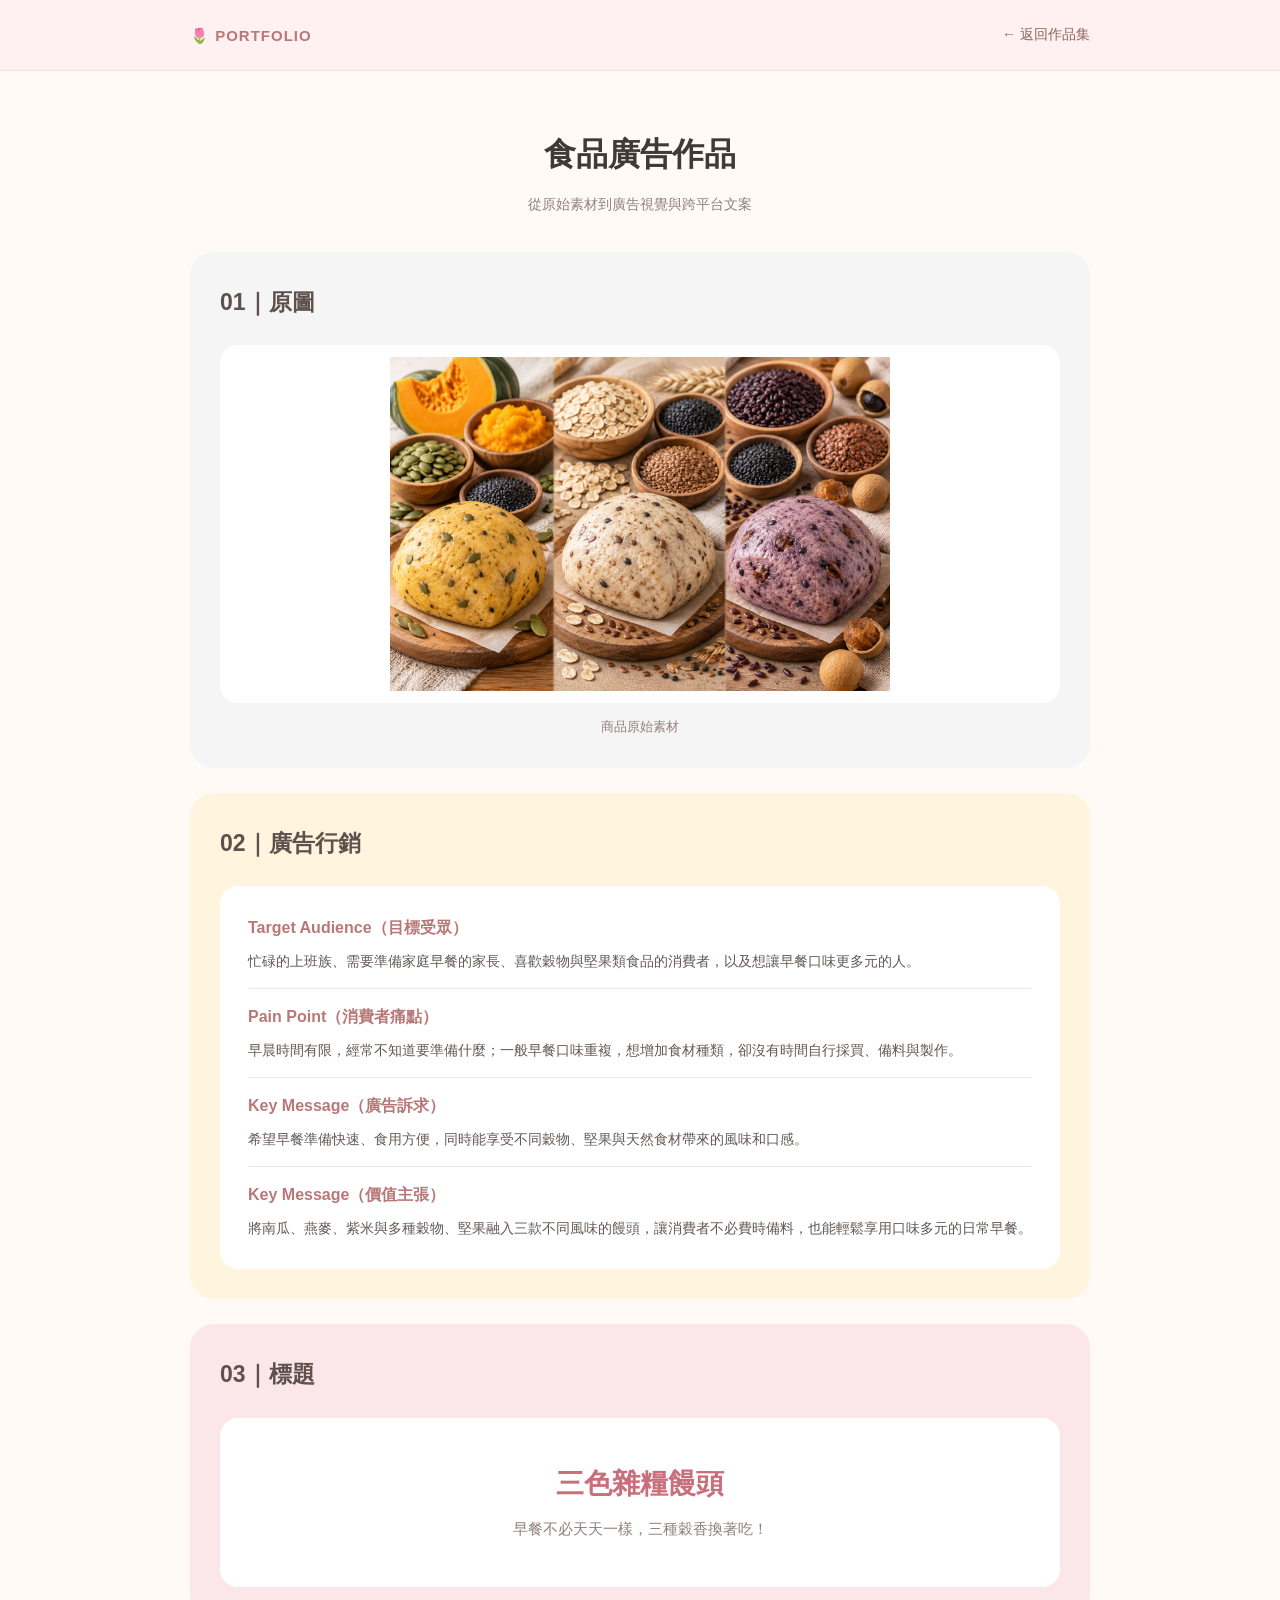
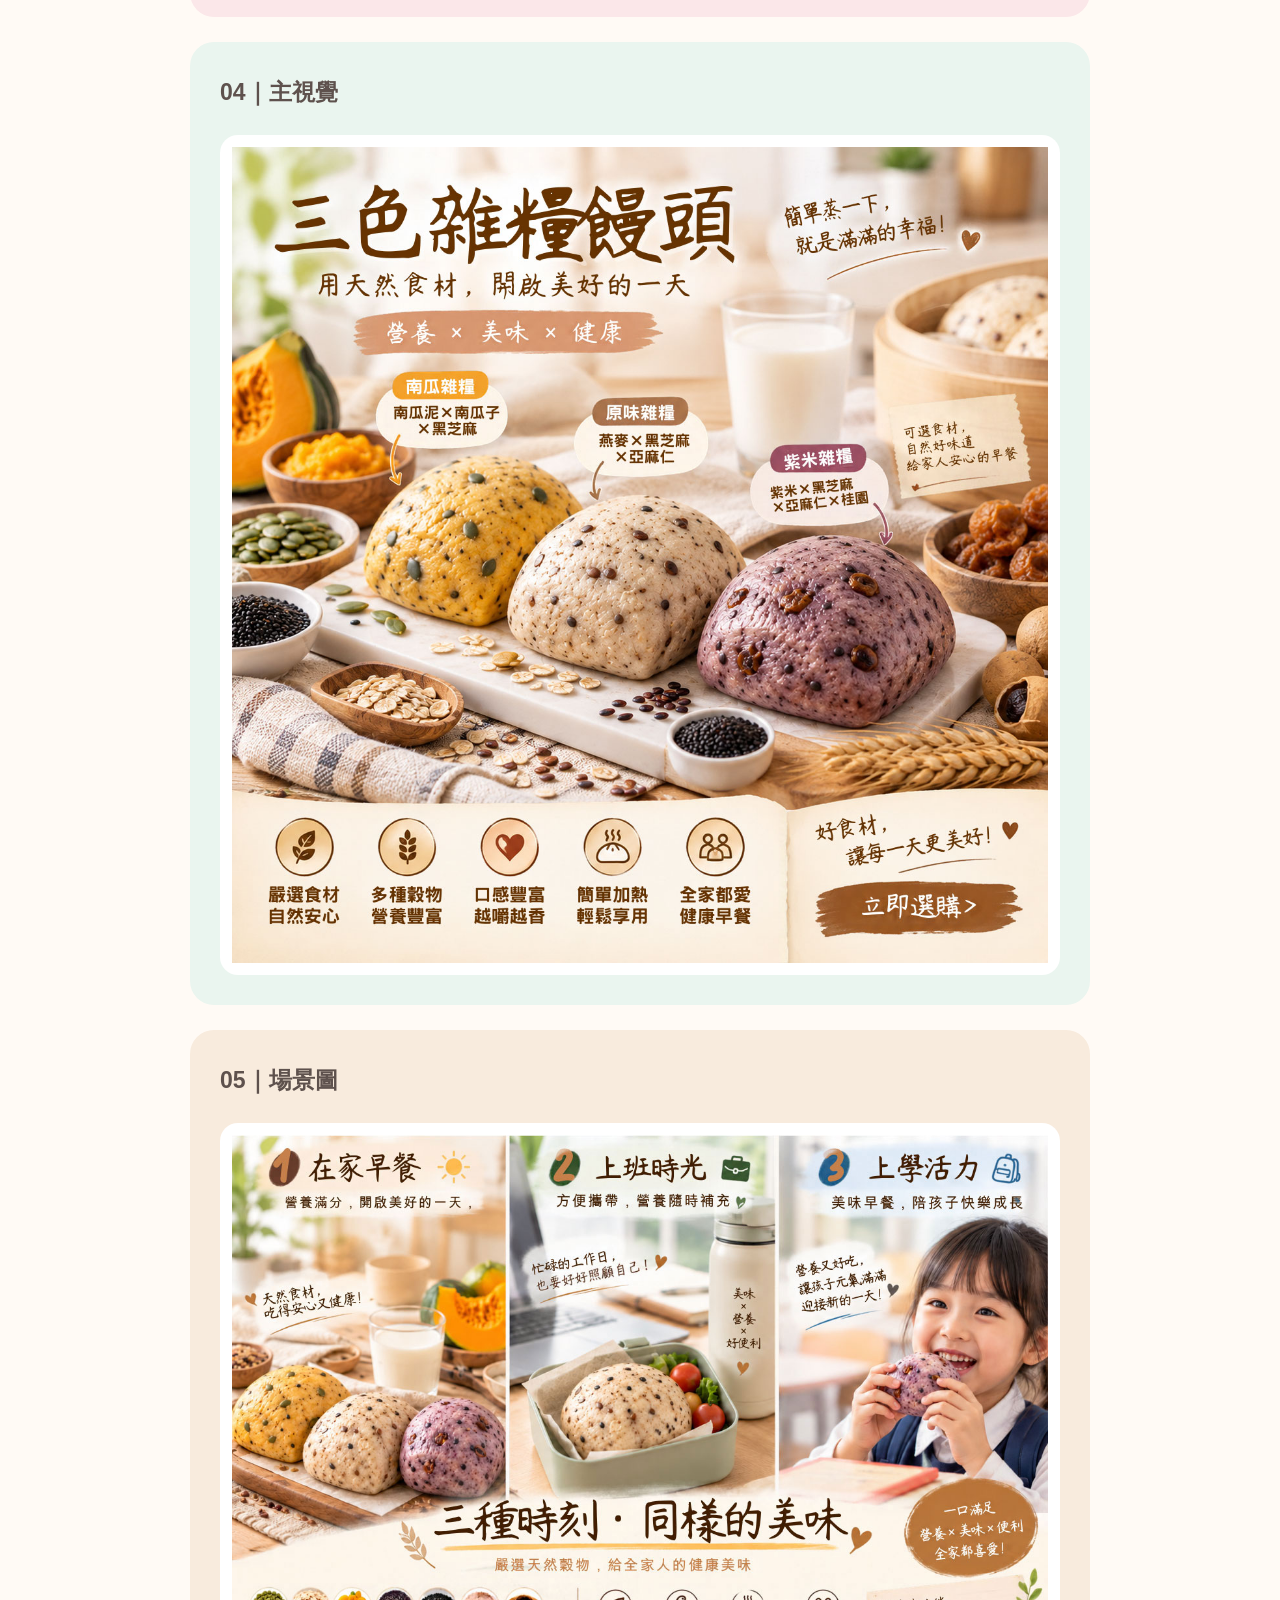
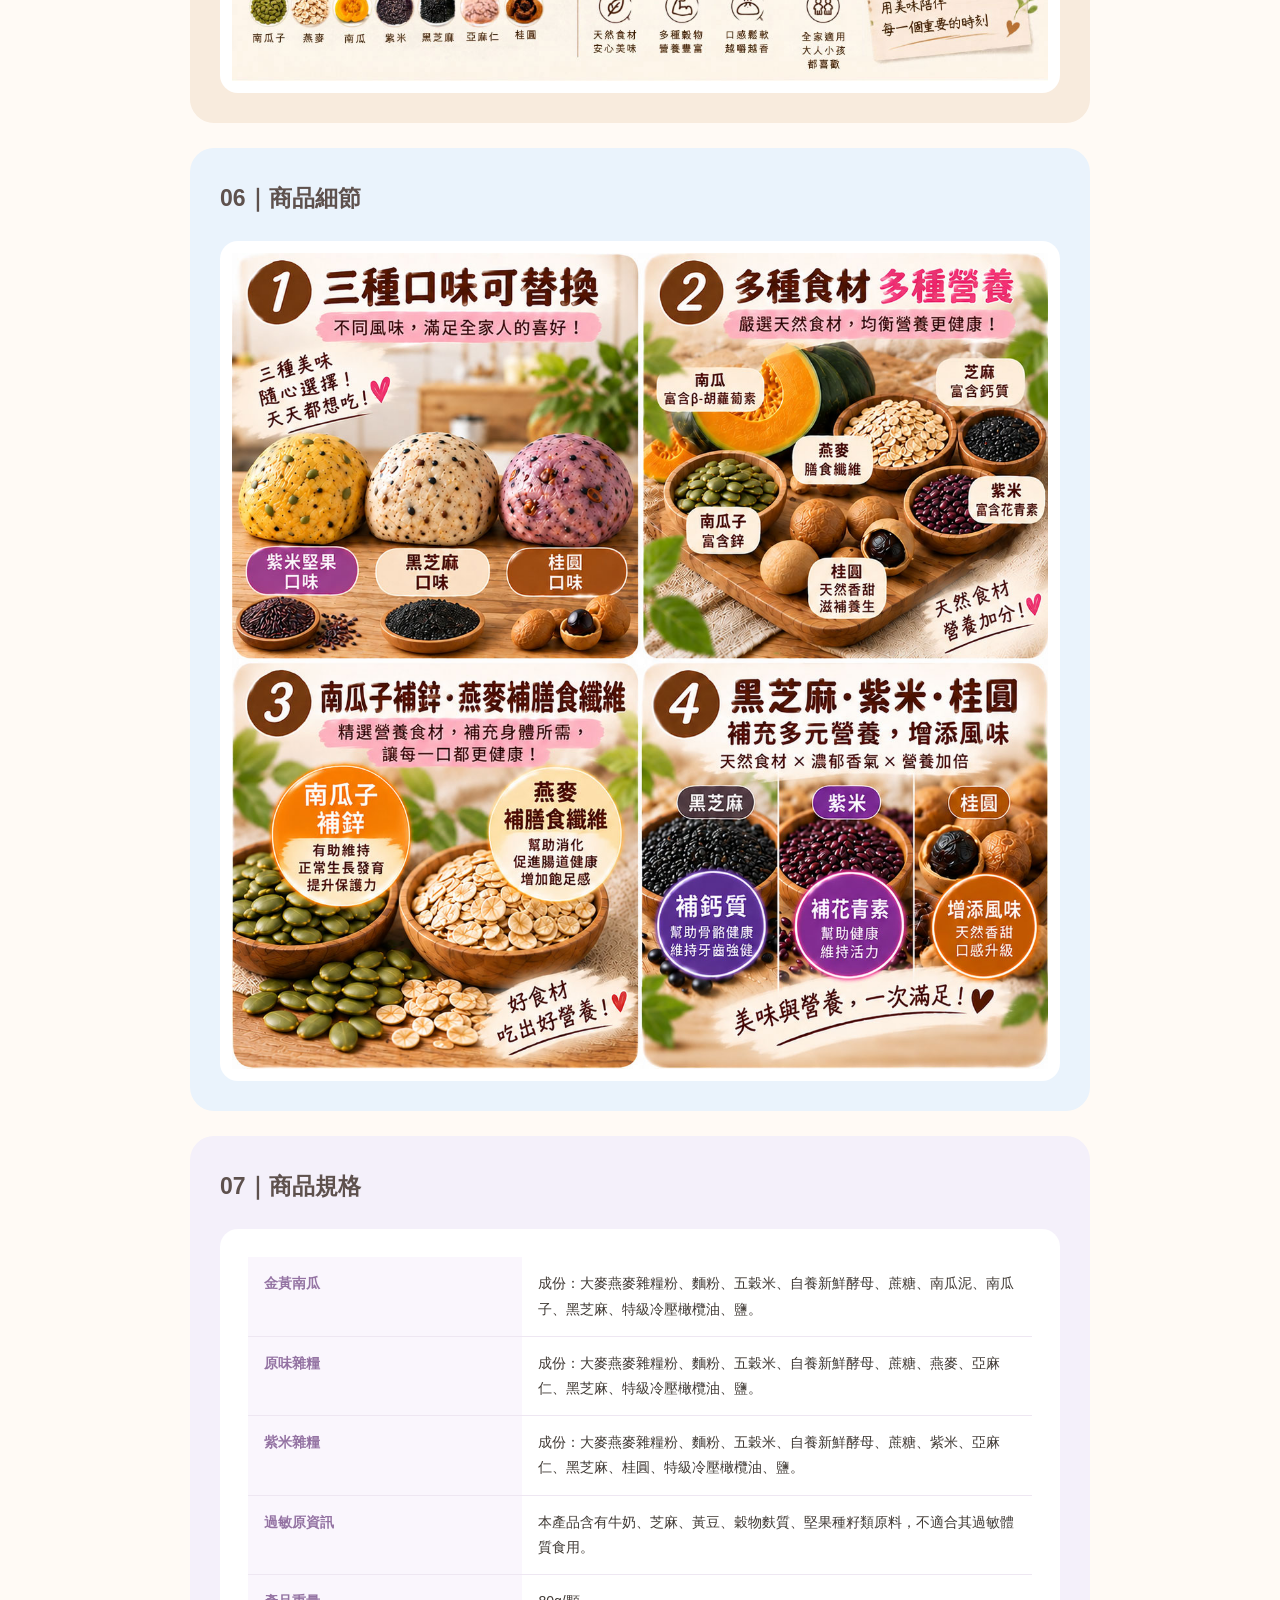
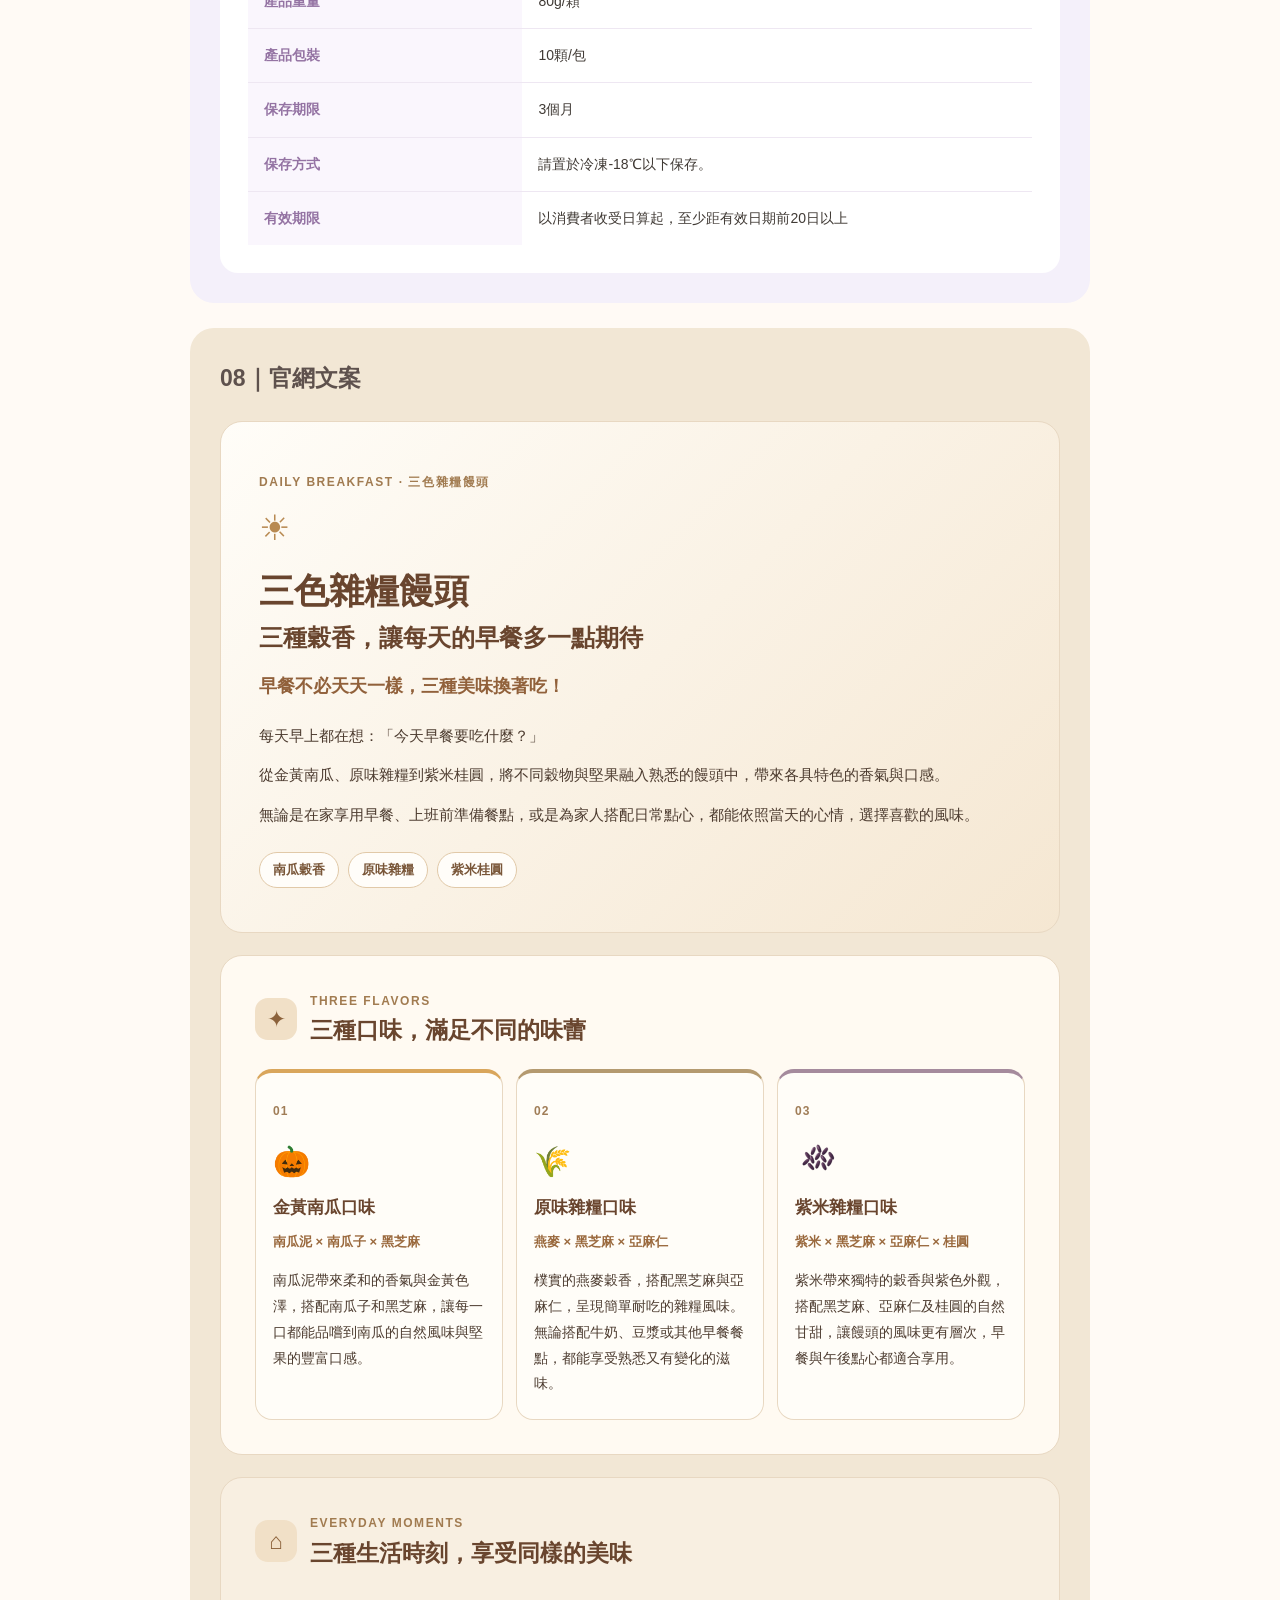
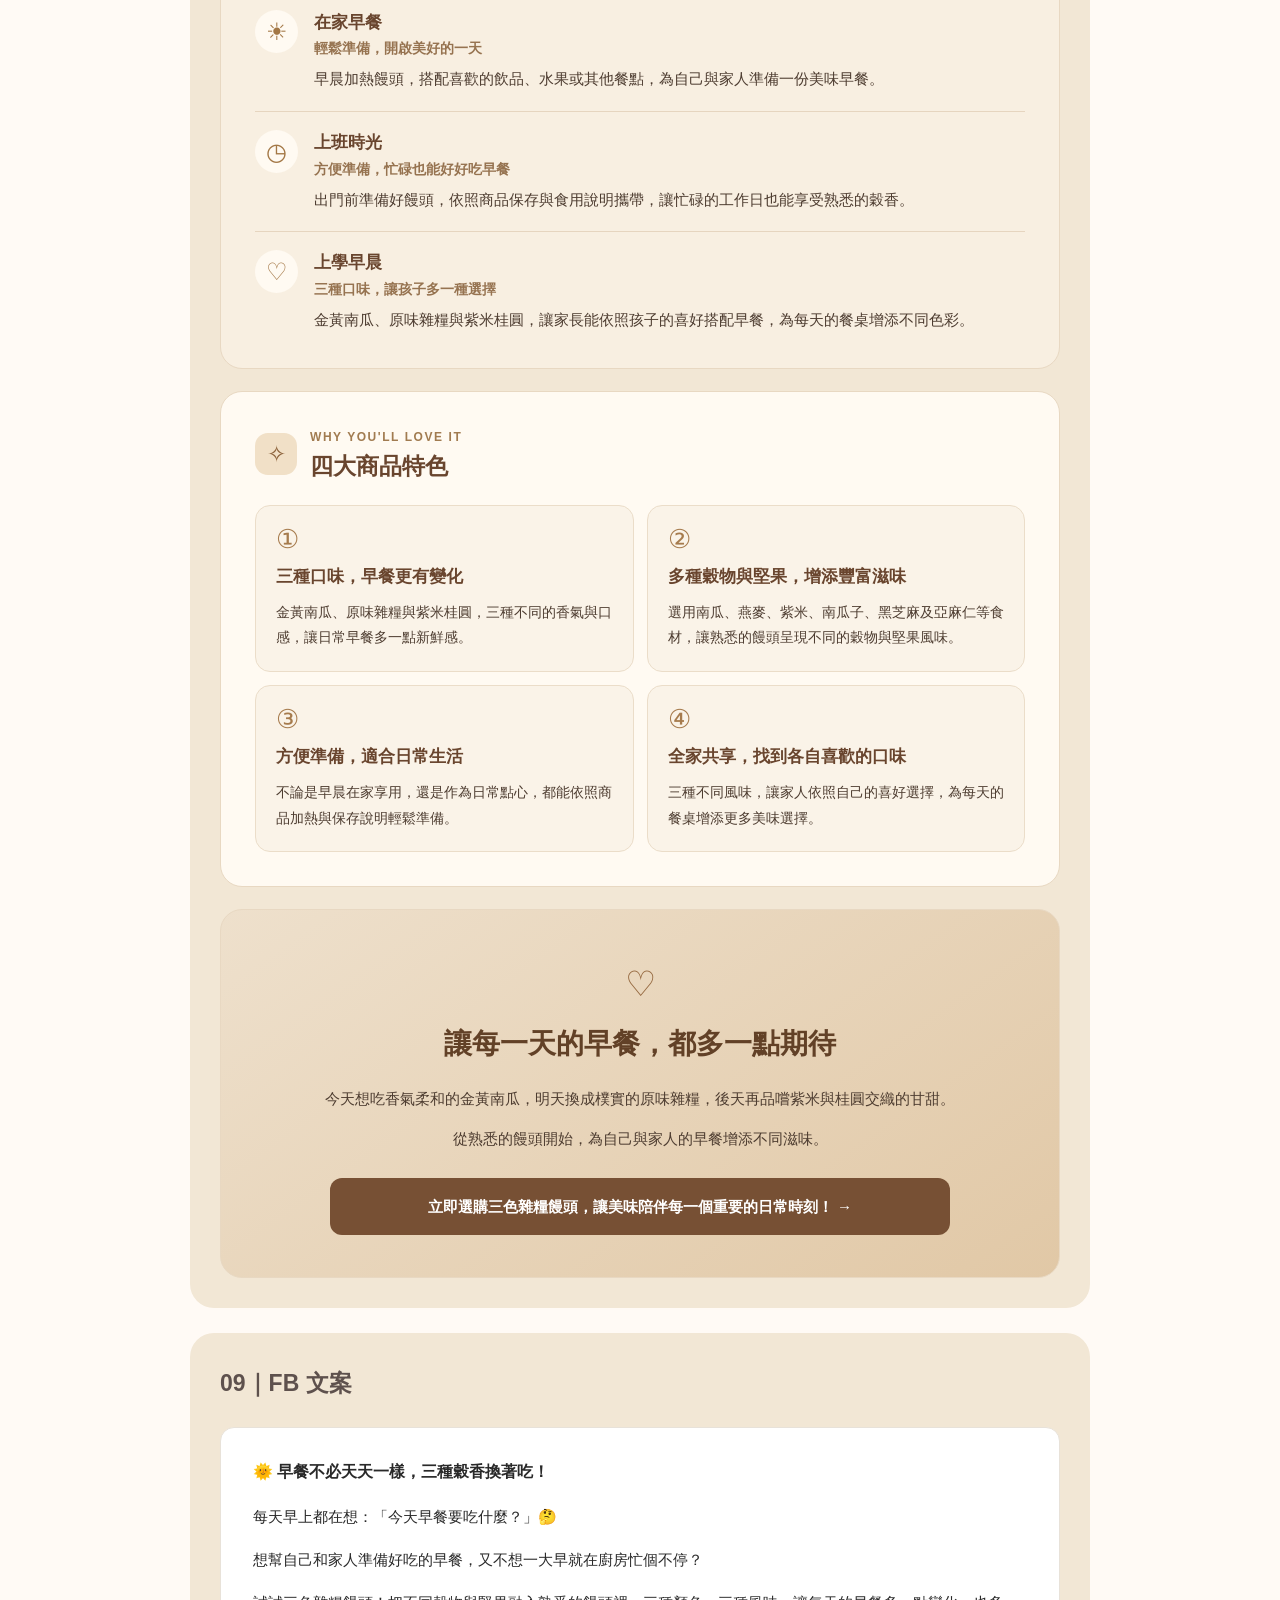
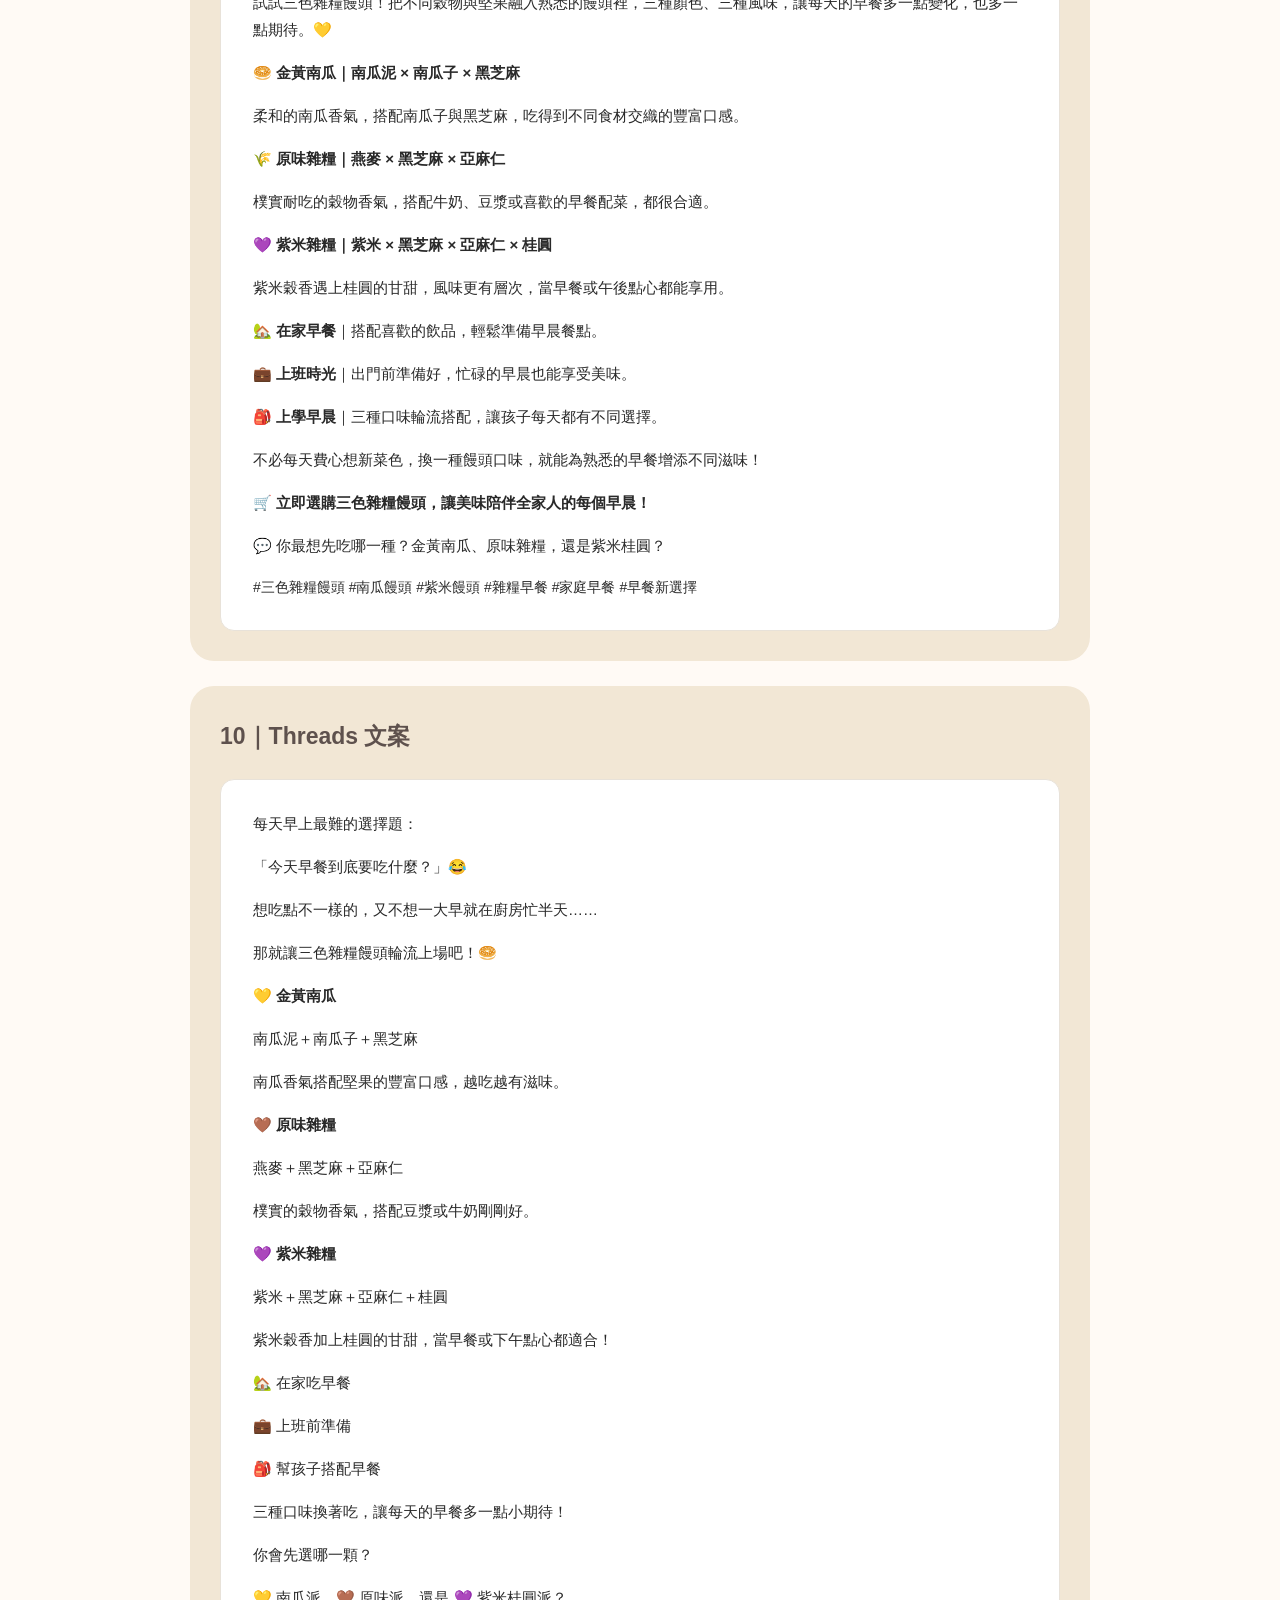
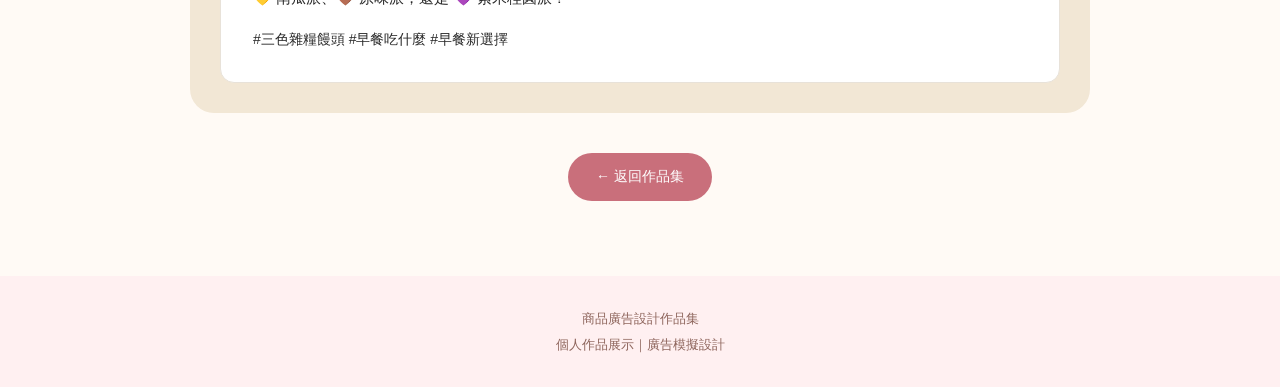
<file: food.html>
<!DOCTYPE html>
<html lang="zh-Hant">

<head>
    <meta charset="UTF-8">
    <meta name="viewport" content="width=device-width, initial-scale=1.0">

    <title>商品廣告設計｜作品集</title>

    <link rel="stylesheet" href="food.css">
</head>

<body>

    <!-- 頂部導覽列 -->
    <header class="site-header">
        <nav class="nav-container">

            <a href="index.html" class="brand">
                🌷 PORTFOLIO
            </a>

            <a href="index.html#design" class="back-link">
                ← 返回作品集
            </a>

        </nav>
    </header>


    <main class="portfolio-page">

        <!-- 頁面標題 -->
        <div class="page-heading">
            <h1>食品廣告作品</h1>
            <p>從原始素材到廣告視覺與跨平台文案</p>
        </div>


        <!-- =========================
             01 原圖
        ========================== -->

        <section class="work-section original-section">

            <h2>01｜原圖</h2>

            <div class="image-container original-container">

                <img
                    src="images/food.original.png.jpg"
                    alt="商品原始照片"
                    class="work-image original-image"
                >

            </div>

            <p class="image-caption">商品原始素材</p>

        </section>


        <!-- =========================
             02 廣告行銷
        ========================== -->

        <section class="work-section marketing-section">

            <h2>02｜廣告行銷</h2>

            <div class="content-card">

                <div class="marketing-item">
                    <h3>Target Audience（目標受眾）</h3>

                    <p>
                        忙碌的上班族、需要準備家庭早餐的家長、喜歡穀物與堅果類食品的消費者，以及想讓早餐口味更多元的人。
                    </p>
                </div>


                <div class="marketing-item">
                    <h3>Pain Point（消費者痛點）</h3>

                    <p>
                        早晨時間有限，經常不知道要準備什麼；一般早餐口味重複，想增加食材種類，卻沒有時間自行採買、備料與製作。
                    </p>
                </div>


                <div class="marketing-item">
                    <h3>Key Message（廣告訴求）</h3>

                    <p>
                       希望早餐準備快速、食用方便，同時能享受不同穀物、堅果與天然食材帶來的風味和口感。
                    </p>
                </div>

                <div class="marketing-item">
                    <h3>Key Message（價值主張）</h3>

                    <p>
                      將南瓜、燕麥、紫米與多種穀物、堅果融入三款不同風味的饅頭，讓消費者不必費時備料，也能輕鬆享用口味多元的日常早餐。
                    </p>
                </div>
            </div>

        </section>


        <!-- =========================
             03 標題
        ========================== -->

        <section class="work-section title-section">

            <h2>03｜標題</h2>

            <div class="content-card ad-title-card">

                <h3>三色雜糧饅頭</h3>

                <p>
                    早餐不必天天一樣，三種穀香換著吃！
                </p>

            </div>

        </section>


        <!-- =========================
             04 主視覺
        ========================== -->

        <section class="work-section visual-section">

            <h2>04｜主視覺</h2>

            <div class="image-container">

                <img
                    src="images/food.main.png.jpg"
                    alt="商品廣告主視覺"
                    class="work-image main-image"
                >

            </div>

        </section>

<!-- =========================
     05 場景圖
     一張完整圖片
========================= -->

<section class="work-section scene-section">

    <h2>05｜場景圖</h2>

    <div class="image-container">

        <img
            src="images/food.scene.png.jpg"
            alt="商品生活場景展示圖"
            class="work-image scene-image"
        >

    </div>

</section>

        <!-- =========================
             05 商品細節
             一張四合一圖片
        ========================== -->

        <section class="work-section detail-section">

            <h2>06｜商品細節</h2>

            <div class="image-container">

                <img
                    src="images/food.detail.png.jpg"
                    alt="四合一商品特色與細節圖"
                    class="work-image detail-image"
                >

            </div>

        </section>


        <!-- =========================
             06 商品規格
        ========================== -->

        <section class="work-section specs-section">

            <h2>07｜商品規格</h2>

            <div class="content-card table-container">

                <table class="specs-table">

                    <tbody>

                        <tr>
                            <th scope="row">金黃南瓜</th>
                            <td>成份：大麥燕麥雜糧粉、麵粉、五穀米、自養新鮮酵母、蔗糖、南瓜泥、南瓜子、黑芝麻、特級冷壓橄欖油、鹽。</td>
                        </tr>

                        <tr>
                            <th scope="row">原味雜糧</th>
                            <td>成份：大麥燕麥雜糧粉、麵粉、五穀米、自養新鮮酵母、蔗糖、燕麥、亞麻仁、黑芝麻、特級冷壓橄欖油、鹽。</td>
                        </tr>

                        <tr>
                            <th scope="row">紫米雜糧</th>
                            <td>成份：大麥燕麥雜糧粉、麵粉、五穀米、自養新鮮酵母、蔗糖、紫米、亞麻仁、黑芝麻、桂圓、特級冷壓橄欖油、鹽。</td>
                        </tr>

                        <tr>
                            <th scope="row">過敏原資訊</th>
                            <td>本產品含有牛奶、芝麻、黃豆、穀物麩質、堅果種籽類原料，不適合其過敏體質食用。</td>
                        </tr>
 <tr>
                            <th scope="row">產品重量</th>
                            <td>80g/顆</td>
                        </tr> <tr>
                            <th scope="row">產品包裝</th>
                            <td>10顆/包</td>
                        </tr> <tr>
                            <th scope="row">保存期限</th>
                            <td>3個月</td>
                        </tr> <tr>
                            <th scope="row">保存方式</th>
                            <td>請置於冷凍-18℃以下保存。</td>
                        </tr> <tr>
                            <th scope="row">有效期限</th>
                            <td>以消費者收受日算起，至少距有效日期前20日以上</td>
                        </tr> 
                        
                    </tbody>

                </table>

            </div>

        </section>


<!-- =========================
     08 官網文案｜三色雜糧饅頭
========================= -->
<section class="work-section website-section food-website-section">
  <h2>08｜官網文案</h2>
  <article class="food-landing" aria-label="三色雜糧饅頭官網商品文案">
    <header class="food-hero">
      <span class="food-eyebrow">DAILY BREAKFAST · 三色雜糧饅頭</span>
      <span class="food-hero-icon" aria-hidden="true">☀</span>
      <h3>三色雜糧饅頭<span>三種穀香，讓每天的早餐多一點期待</span></h3>
      <p class="food-lead">早餐不必天天一樣，三種美味換著吃！</p>
      <p>每天早上都在想：「今天早餐要吃什麼？」</p>
      <p>從金黃南瓜、原味雜糧到紫米桂圓，將不同穀物與堅果融入熟悉的饅頭中，帶來各具特色的香氣與口感。</p>
      <p>無論是在家享用早餐、上班前準備餐點，或是為家人搭配日常點心，都能依照當天的心情，選擇喜歡的風味。</p>
      <div class="food-chips"><span>南瓜穀香</span><span>原味雜糧</span><span>紫米桂圓</span></div>
    </header>
    <section class="food-panel" aria-labelledby="food-flavors-title">
      <div class="food-section-heading"><span class="food-heading-icon" aria-hidden="true">✦</span><div><p class="food-kicker">THREE FLAVORS</p><h4 id="food-flavors-title">三種口味，滿足不同的味蕾</h4></div></div>
      <div class="food-flavor-grid">
        <article class="food-flavor food-pumpkin"><span class="food-number">01</span><span class="food-flavor-icon" aria-hidden="true">🎃</span><h5>金黃南瓜口味</h5><p class="food-ingredients">南瓜泥 × 南瓜子 × 黑芝麻</p><p>南瓜泥帶來柔和的香氣與金黃色澤，搭配南瓜子和黑芝麻，讓每一口都能品嚐到南瓜的自然風味與堅果的豐富口感。</p></article>
        <article class="food-flavor food-original"><span class="food-number">02</span><span class="food-flavor-icon" aria-hidden="true">🌾</span><h5>原味雜糧口味</h5><p class="food-ingredients">燕麥 × 黑芝麻 × 亞麻仁</p><p>樸實的燕麥穀香，搭配黑芝麻與亞麻仁，呈現簡單耐吃的雜糧風味。無論搭配牛奶、豆漿或其他早餐餐點，都能享受熟悉又有變化的滋味。</p></article>
        <article class="food-flavor food-purple"><span class="food-number">03</span><span class="food-flavor-icon" aria-hidden="true"><!-- 紫米圖片 -->

<!-- 紫米 SVG 圖案 -->
<svg class="purple-rice-svg"
     viewBox="0 0 200 150"
     xmlns="http://www.w3.org/2000/svg"
     role="img"
     aria-label="紫米">

  <defs>
    <linearGradient id="purpleGrain"
                    x1="0%" y1="0%"
                    x2="100%" y2="100%">
      <stop offset="0%" stop-color="#94708F"/>
      <stop offset="45%" stop-color="#51304F"/>
      <stop offset="100%" stop-color="#281B32"/>
    </linearGradient>
  </defs>

  <!-- 紫米顆粒 -->
  <g fill="url(#purpleGrain)"
     stroke="#3D263E"
     stroke-width="0.8">

    <ellipse cx="52" cy="83" rx="7" ry="17"
             transform="rotate(-35 52 83)"/>

    <ellipse cx="73" cy="64" rx="7" ry="17"
             transform="rotate(20 73 64)"/>

    <ellipse cx="96" cy="55" rx="7" ry="17"
             transform="rotate(-20 96 55)"/>

    <ellipse cx="120" cy="65" rx="7" ry="17"
             transform="rotate(35 120 65)"/>

    <ellipse cx="145" cy="83" rx="7" ry="17"
             transform="rotate(-30 145 83)"/>

    <ellipse cx="44" cy="108" rx="7" ry="17"
             transform="rotate(45 44 108)"/>

    <ellipse cx="68" cy="98" rx="7" ry="17"
             transform="rotate(-20 68 98)"/>

    <ellipse cx="91" cy="85" rx="7" ry="17"
             transform="rotate(30 91 85)"/>

    <ellipse cx="114" cy="95" rx="7" ry="17"
             transform="rotate(-35 114 95)"/>

    <ellipse cx="139" cy="109" rx="7" ry="17"
             transform="rotate(25 139 109)"/>

    <ellipse cx="64" cy="126" rx="7" ry="17"
             transform="rotate(-40 64 126)"/>

    <ellipse cx="91" cy="118" rx="7" ry="17"
             transform="rotate(20 91 118)"/>

    <ellipse cx="116" cy="125" rx="7" ry="17"
             transform="rotate(-25 116 125)"/>

  </g>

  <!-- 米粒光澤 -->
  <g fill="#C6A2C0" opacity="0.55">
    <ellipse cx="69" cy="58" rx="2" ry="7"
             transform="rotate(20 69 58)"/>
    <ellipse cx="92" cy="49" rx="2" ry="7"
             transform="rotate(-20 92 49)"/>
    <ellipse cx="86" cy="79" rx="2" ry="7"
             transform="rotate(30 86 79)"/>
    <ellipse cx="63" cy="91" rx="2" ry="7"
             transform="rotate(-20 63 91)"/>
    <ellipse cx="110" cy="89" rx="2" ry="7"
             transform="rotate(-35 110 89)"/>
  </g>

</svg>
</span><h5>紫米雜糧口味</h5><p class="food-ingredients">紫米 × 黑芝麻 × 亞麻仁 × 桂圓</p><p>紫米帶來獨特的穀香與紫色外觀，搭配黑芝麻、亞麻仁及桂圓的自然甘甜，讓饅頭的風味更有層次，早餐與午後點心都適合享用。</p></article>
      </div>
    </section>
    <section class="food-panel food-moments" aria-labelledby="food-moments-title">
      <div class="food-section-heading"><span class="food-heading-icon" aria-hidden="true">⌂</span><div><p class="food-kicker">EVERYDAY MOMENTS</p><h4 id="food-moments-title">三種生活時刻，享受同樣的美味</h4></div></div>
      <div class="food-moment"><span class="food-moment-icon" aria-hidden="true">☀</span><div><h5>在家早餐<span>輕鬆準備，開啟美好的一天</span></h5><p>早晨加熱饅頭，搭配喜歡的飲品、水果或其他餐點，為自己與家人準備一份美味早餐。</p></div></div>
      <div class="food-moment"><span class="food-moment-icon" aria-hidden="true">◷</span><div><h5>上班時光<span>方便準備，忙碌也能好好吃早餐</span></h5><p>出門前準備好饅頭，依照商品保存與食用說明攜帶，讓忙碌的工作日也能享受熟悉的穀香。</p></div></div>
      <div class="food-moment"><span class="food-moment-icon" aria-hidden="true">♡</span><div><h5>上學早晨<span>三種口味，讓孩子多一種選擇</span></h5><p>金黃南瓜、原味雜糧與紫米桂圓，讓家長能依照孩子的喜好搭配早餐，為每天的餐桌增添不同色彩。</p></div></div>
    </section>
    <section class="food-panel food-benefits" aria-labelledby="food-benefits-title">
      <div class="food-section-heading"><span class="food-heading-icon" aria-hidden="true">✧</span><div><p class="food-kicker">WHY YOU'LL LOVE IT</p><h4 id="food-benefits-title">四大商品特色</h4></div></div>
      <div class="food-benefit-grid">
        <div class="food-benefit"><span aria-hidden="true">①</span><h5>三種口味，早餐更有變化</h5><p>金黃南瓜、原味雜糧與紫米桂圓，三種不同的香氣與口感，讓日常早餐多一點新鮮感。</p></div>
        <div class="food-benefit"><span aria-hidden="true">②</span><h5>多種穀物與堅果，增添豐富滋味</h5><p>選用南瓜、燕麥、紫米、南瓜子、黑芝麻及亞麻仁等食材，讓熟悉的饅頭呈現不同的穀物與堅果風味。</p></div>
        <div class="food-benefit"><span aria-hidden="true">③</span><h5>方便準備，適合日常生活</h5><p>不論是早晨在家享用，還是作為日常點心，都能依照商品加熱與保存說明輕鬆準備。</p></div>
        <div class="food-benefit"><span aria-hidden="true">④</span><h5>全家共享，找到各自喜歡的口味</h5><p>三種不同風味，讓家人依照自己的喜好選擇，為每天的餐桌增添更多美味選擇。</p></div>
      </div>
    </section>
    <footer class="food-finale"><span class="food-finale-icon" aria-hidden="true">♡</span><h4>讓每一天的早餐，都多一點期待</h4><p>今天想吃香氣柔和的金黃南瓜，明天換成樸實的原味雜糧，後天再品嚐紫米與桂圓交織的甘甜。</p><p>從熟悉的饅頭開始，為自己與家人的早餐增添不同滋味。</p><p class="food-cta">立即選購三色雜糧饅頭，讓美味陪伴每一個重要的日常時刻！ <span aria-hidden="true">→</span></p></footer>
  </article>
</section>

        <!-- =========================
             09 FB 文案｜三色雜糧饅頭
        ========================== -->
        <section class="work-section facebook-section food-facebook-section">
<h2>09｜FB 文案</h2>
<article aria-label="三色雜糧饅頭 FB 貼文" class="content-card facebook-copy-card social-post-copy">
<p class="post-opening">🌞 <strong>早餐不必天天一樣，三種穀香換著吃！</strong></p>
<p>每天早上都在想：「今天早餐要吃什麼？」🤔</p>
<p>想幫自己和家人準備好吃的早餐，又不想一大早就在廚房忙個不停？</p>
<p>試試三色雜糧饅頭！把不同穀物與堅果融入熟悉的饅頭裡，三種顏色、三種風味，讓每天的早餐多一點變化，也多一點期待。💛</p>

<p>🥯 <strong>金黃南瓜｜南瓜泥 × 南瓜子 × 黑芝麻</strong></p>
<p>柔和的南瓜香氣，搭配南瓜子與黑芝麻，吃得到不同食材交織的豐富口感。</p>
<p>🌾 <strong>原味雜糧｜燕麥 × 黑芝麻 × 亞麻仁</strong></p>
<p>樸實耐吃的穀物香氣，搭配牛奶、豆漿或喜歡的早餐配菜，都很合適。</p>
<p>💜 <strong>紫米雜糧｜紫米 × 黑芝麻 × 亞麻仁 × 桂圓</strong></p>
<p>紫米穀香遇上桂圓的甘甜，風味更有層次，當早餐或午後點心都能享用。</p>


<p>🏡 <strong>在家早餐</strong>｜搭配喜歡的飲品，輕鬆準備早晨餐點。</p>
<p>💼 <strong>上班時光</strong>｜出門前準備好，忙碌的早晨也能享受美味。</p>
<p>🎒 <strong>上學早晨</strong>｜三種口味輪流搭配，讓孩子每天都有不同選擇。</p>

<p>不必每天費心想新菜色，換一種饅頭口味，就能為熟悉的早餐增添不同滋味！</p>
<p>🛒 <strong>立即選購三色雜糧饅頭，讓美味陪伴全家人的每個早晨！</strong></p>
<p>💬 你最想先吃哪一種？金黃南瓜、原味雜糧，還是紫米桂圓？</p>
<p class="post-hashtags">#三色雜糧饅頭 #南瓜饅頭 #紫米饅頭 #雜糧早餐 #家庭早餐 #早餐新選擇</p>
</article>
</section>


        <!-- =========================
             10｜Threads 文案
        ========================== -->
        <section class="work-section threads-section food-threads-section">
<h2>10｜Threads 文案</h2>
<article class="content-card threads-copy-card social-post-copy">
<p>每天早上最難的選擇題：</p>
<p>「今天早餐到底要吃什麼？」😂</p>
<p>想吃點不一樣的，又不想一大早就在廚房忙半天……</p>
<p>那就讓三色雜糧饅頭輪流上場吧！🥯</p>


<p>💛 <strong>金黃南瓜</strong></p>
<p>南瓜泥＋南瓜子＋黑芝麻</p>
<p>南瓜香氣搭配堅果的豐富口感，越吃越有滋味。</p>


<p>🤎 <strong>原味雜糧</strong></p>
<p>燕麥＋黑芝麻＋亞麻仁</p>
<p>樸實的穀物香氣，搭配豆漿或牛奶剛剛好。</p>


<p>💜 <strong>紫米雜糧</strong></p>
<p>紫米＋黑芝麻＋亞麻仁＋桂圓</p>
<p>紫米穀香加上桂圓的甘甜，當早餐或下午點心都適合！</p>



<p>🏡 在家吃早餐</p>
<p>💼 上班前準備</p>
<p>🎒 幫孩子搭配早餐</p>

<p>三種口味換著吃，讓每天的早餐多一點小期待！</p>
<p>你會先選哪一顆？</p>
<p>💛 南瓜派、🤎 原味派，還是 💜 紫米桂圓派？</p>
<p class="post-hashtags">#三色雜糧饅頭 #早餐吃什麼 #早餐新選擇</p>
</article>
</section>

        <!-- 返回首頁 -->
        <div class="bottom-navigation">

            <a href="index.html#design" class="back-button">
                ← 返回作品集
            </a>

        </div>

    </main>


    <footer class="site-footer">

        <p>商品廣告設計作品集</p>

        <p>個人作品展示｜廣告模擬設計</p>

    </footer>

</body>
</html>
</file>
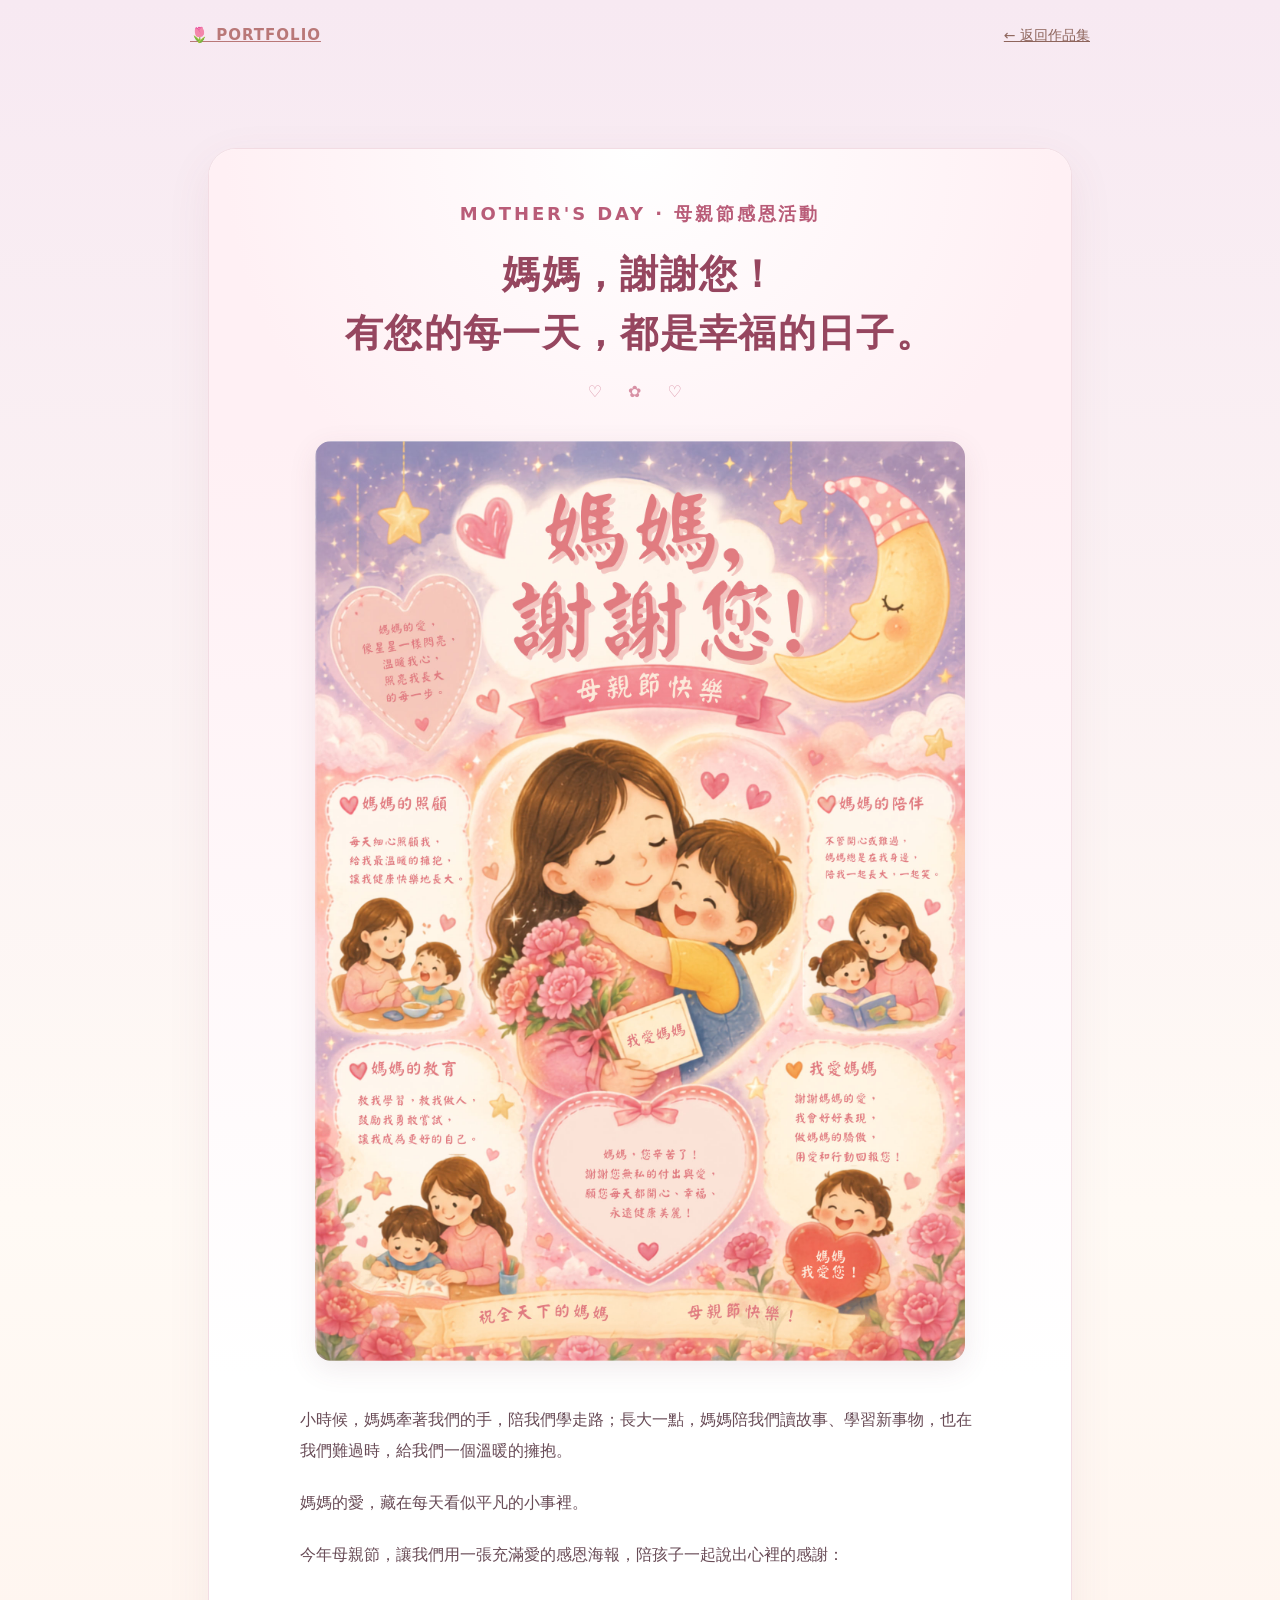
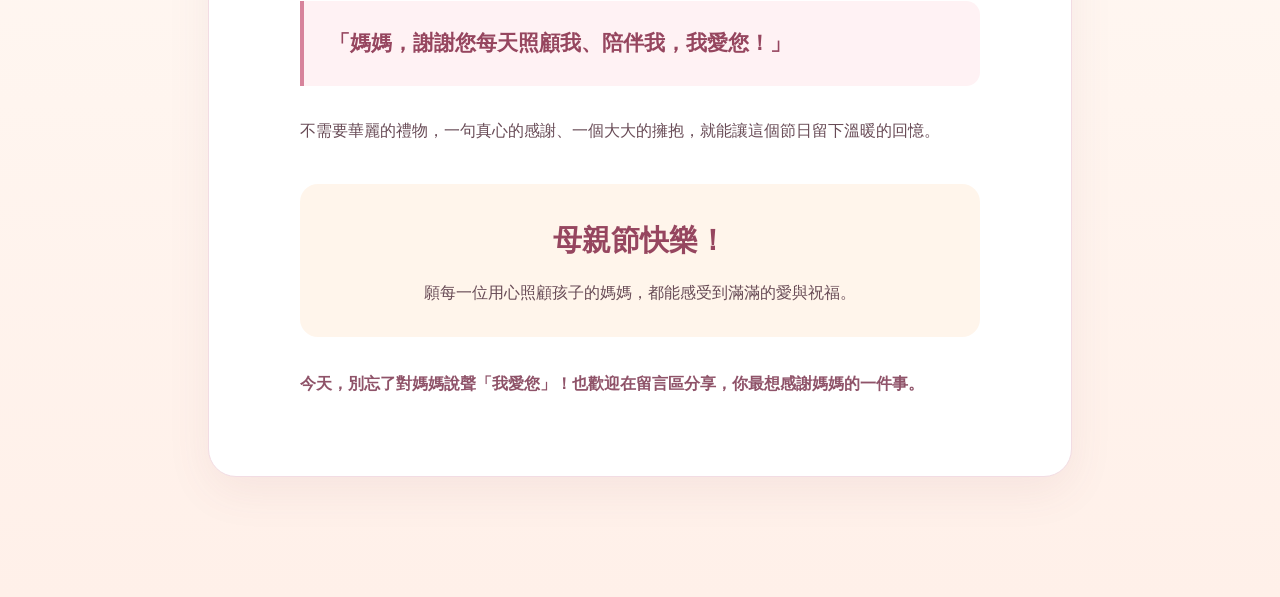
<file: mothers-day.html>
<!doctype html>
<html lang="zh-Hant">
<head>
  <meta charset="utf-8">
  <meta name="viewport" content="width=device-width, initial-scale=1">
  <meta name="description" content="母親節感恩活動：用一張充滿愛的感恩海報，陪孩子向媽媽表達感謝。">
  <title>母親節快樂｜媽媽，謝謝您！</title>
  <link rel="stylesheet" href="mothers-day.css">
</head>
<body>
  
    <!-- 頂部導覽列 -->
    <header class="site-header">
        <nav class="nav-container">

            <a href="index.html" class="brand">
                🌷 PORTFOLIO
            </a>

            <a href="index.html#design" class="back-link">
                ← 返回作品集
            </a>

        </nav>
    </header>


    <main class="portfolio-page">

        <!-- 頁面標題 -->
        
  <main class="page">
    <article class="campaign" aria-labelledby="campaign-title">
      <header class="campaign-header">
        <span class="eyebrow">MOTHER'S DAY · 母親節感恩活動</span>
        <h1 id="campaign-title">媽媽，謝謝您！<br>有您的每一天，都是幸福的日子。</h1>
        <p class="header-decoration" aria-hidden="true">♡ ✿ ♡</p>
      </header>
      <figure class="poster">
        <img src="./images/mom.original.jpg" alt="">
      </figure>
      <div class="campaign-body">
        <p>小時候，媽媽牽著我們的手，陪我們學走路；長大一點，媽媽陪我們讀故事、學習新事物，也在我們難過時，給我們一個溫暖的擁抱。</p>
        <p>媽媽的愛，藏在每天看似平凡的小事裡。</p>
        <p>今年母親節，讓我們用一張充滿愛的感恩海報，陪孩子一起說出心裡的感謝：</p>
        <blockquote>「媽媽，謝謝您每天照顧我、陪伴我，我愛您！」</blockquote>
        <p>不需要華麗的禮物，一句真心的感謝、一個大大的擁抱，就能讓這個節日留下溫暖的回憶。</p>
        <section class="greeting" aria-label="母親節祝福">
          <h2>母親節快樂！</h2>
          <p>願每一位用心照顧孩子的媽媽，都能感受到滿滿的愛與祝福。</p>
        </section>
        <p class="closing">今天，別忘了對媽媽說聲「我愛您」！也歡迎在留言區分享，你最想感謝媽媽的一件事。</p>
       
      </div>
    </article>
  </main>
</body>
</html>
</file>
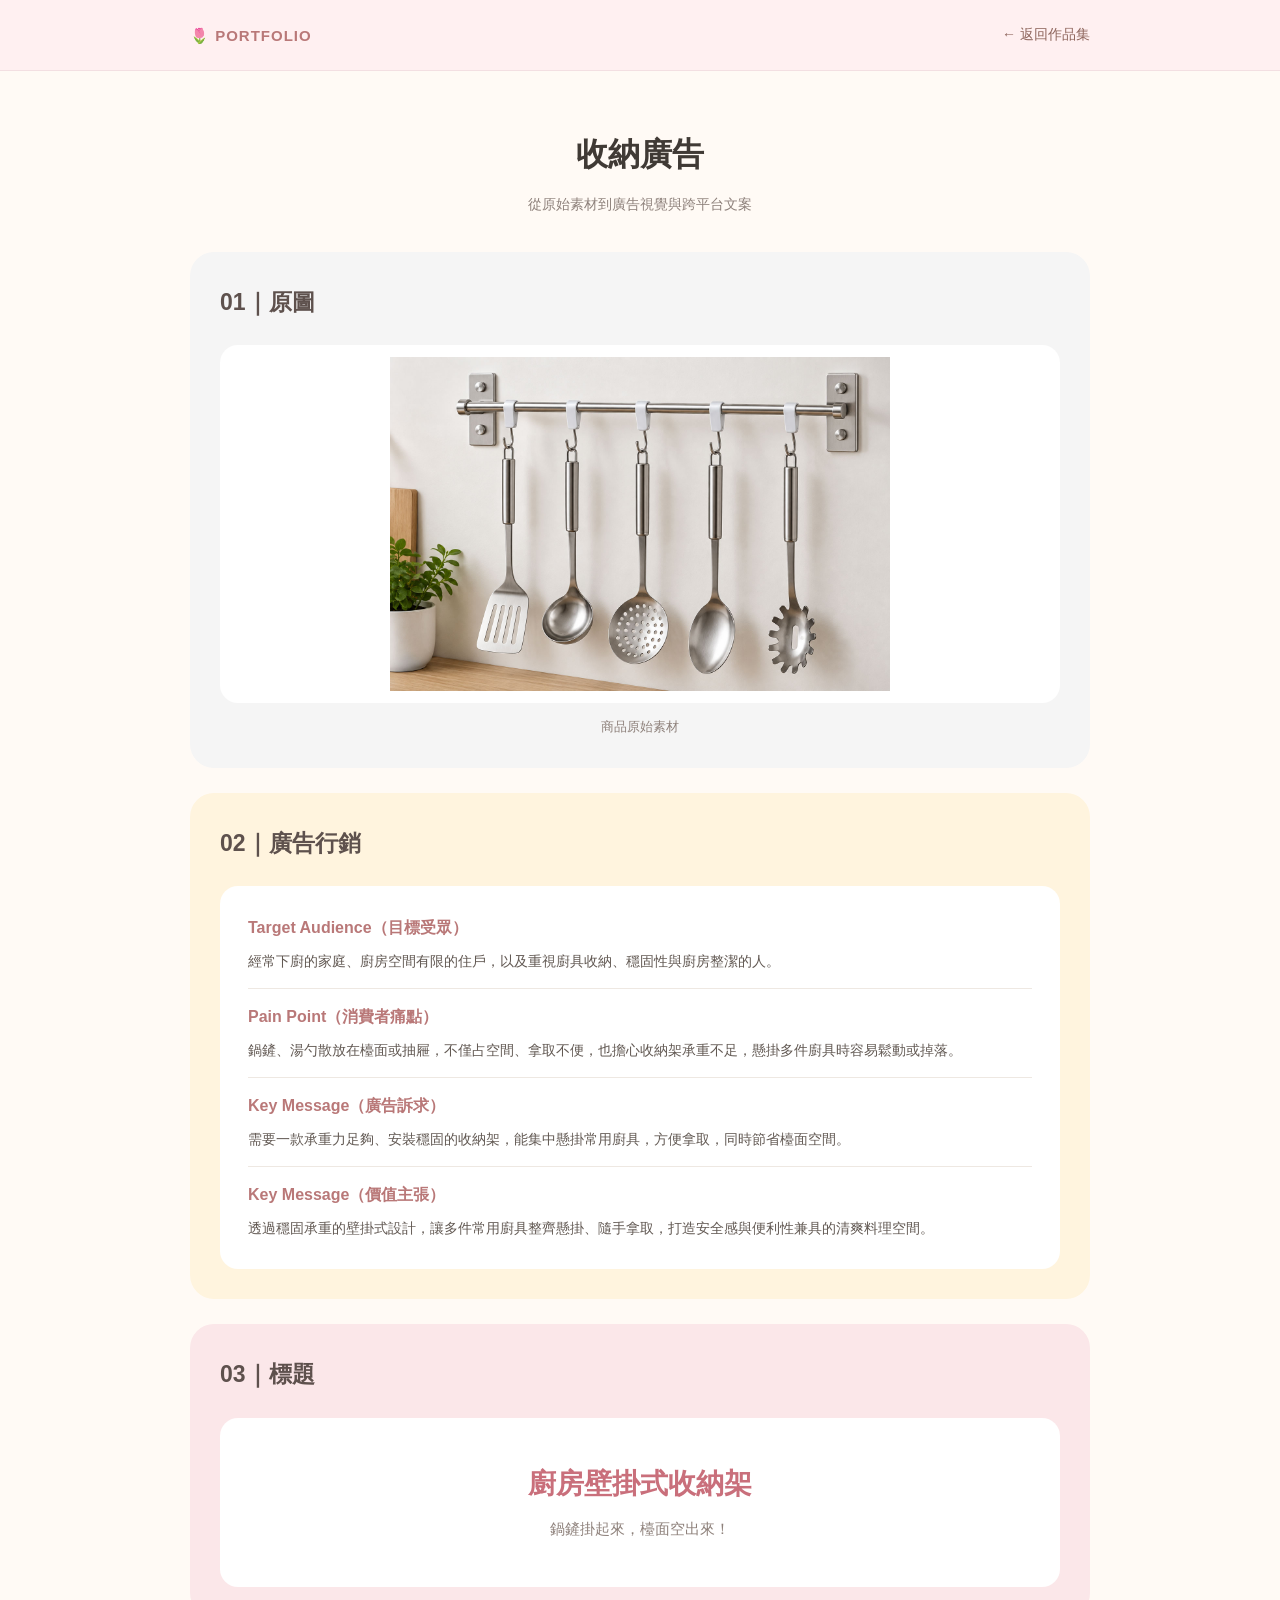
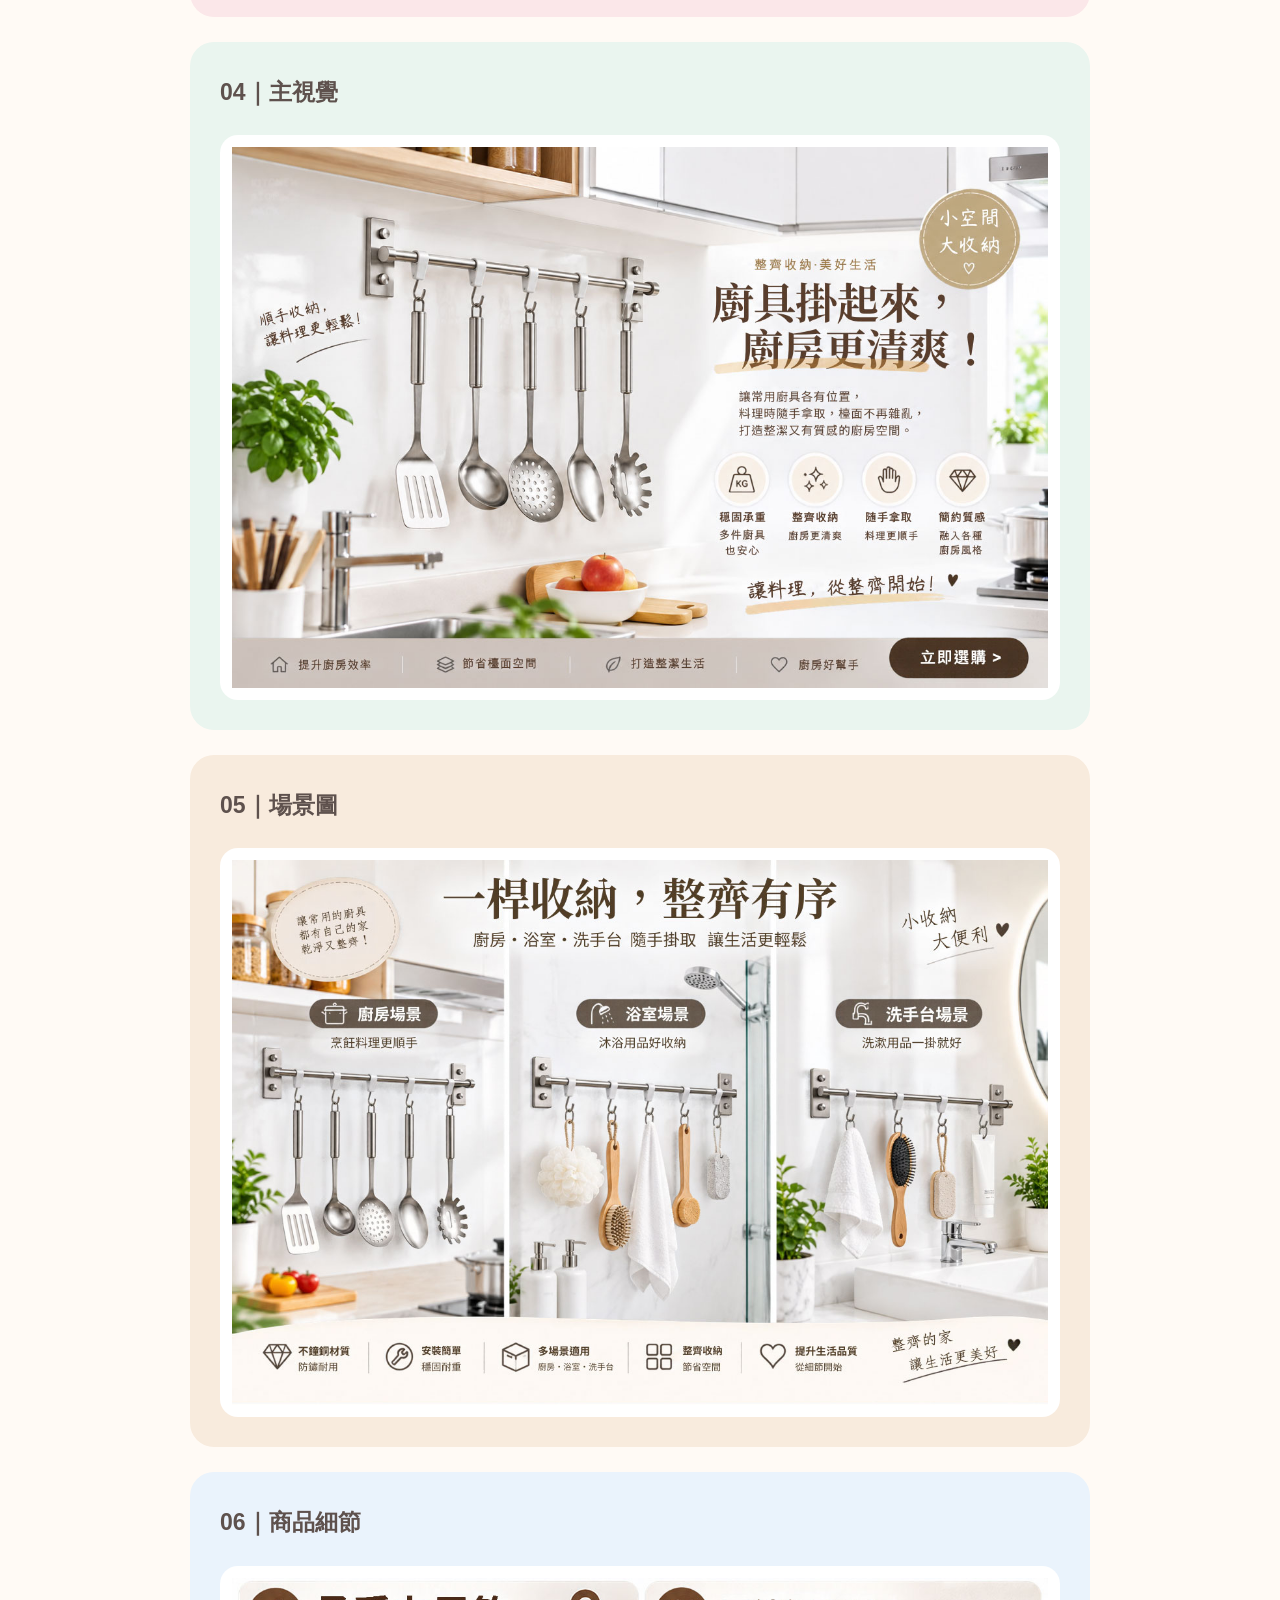
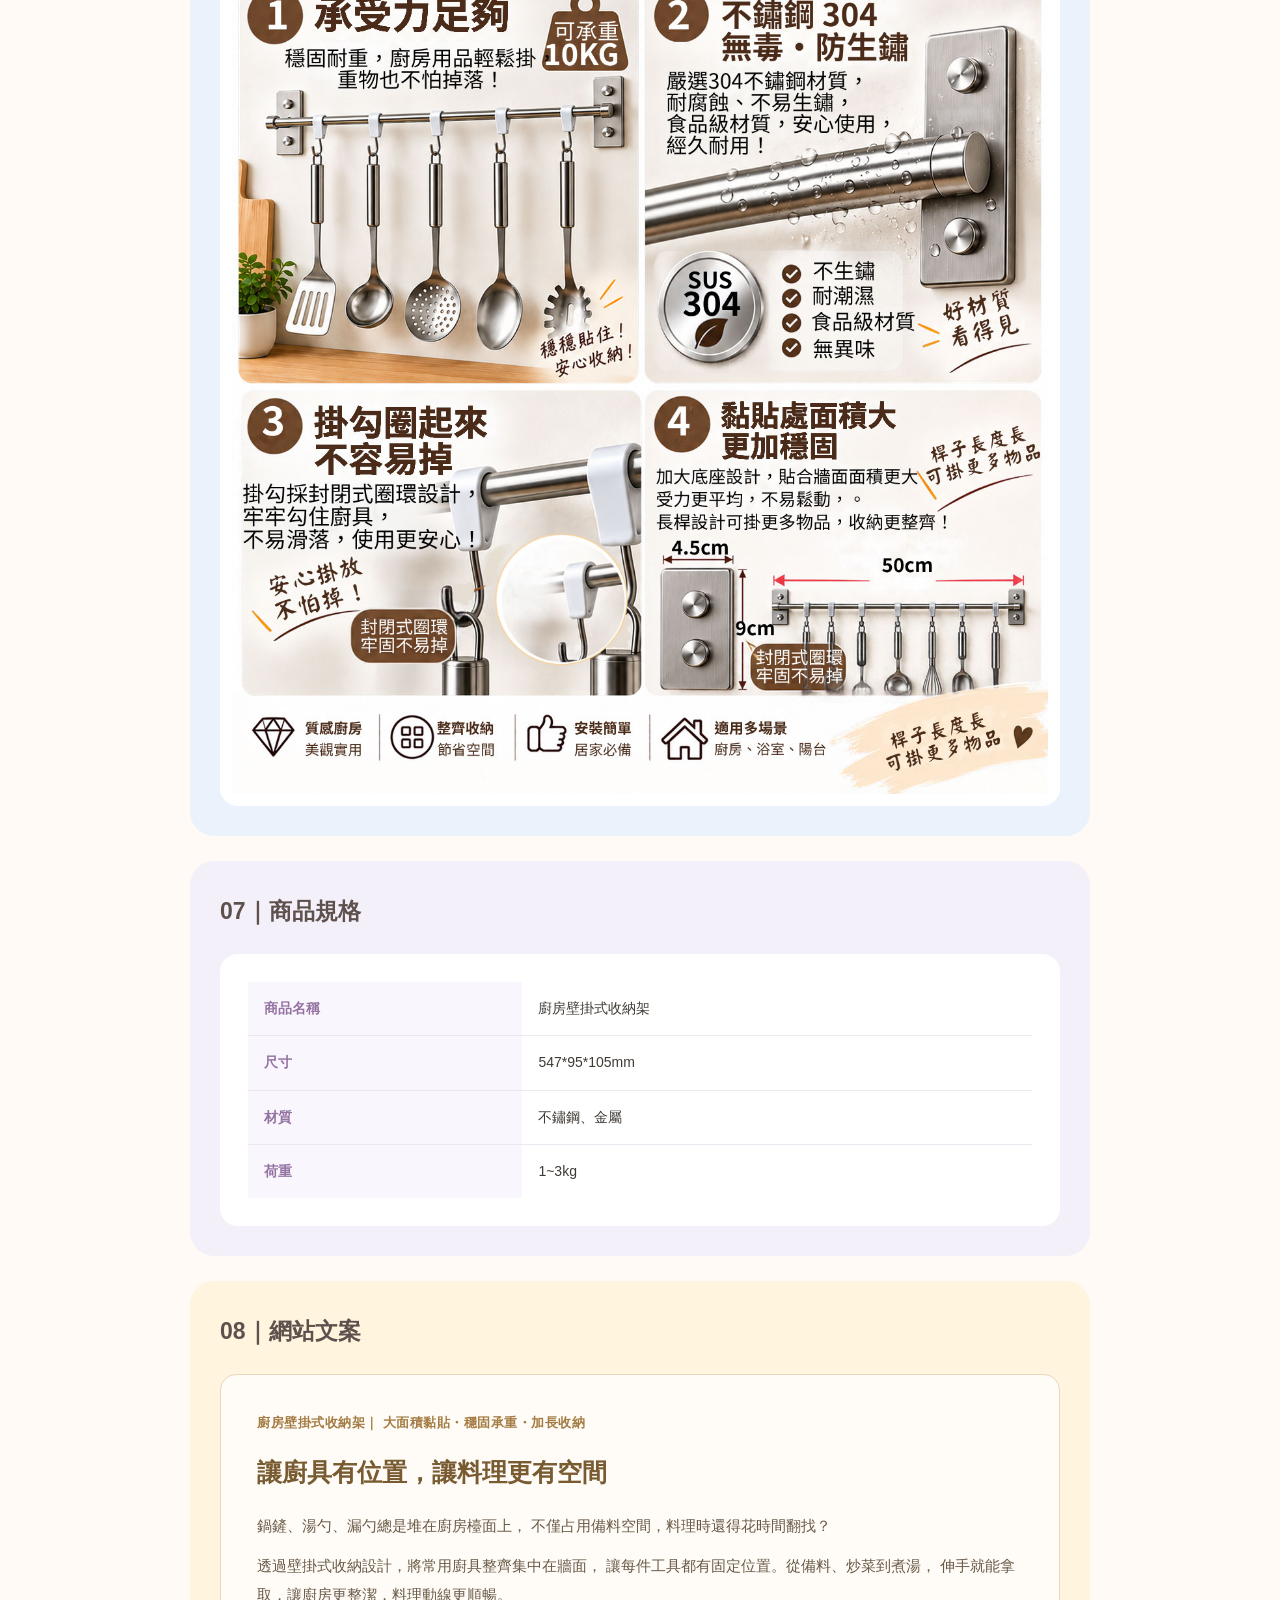
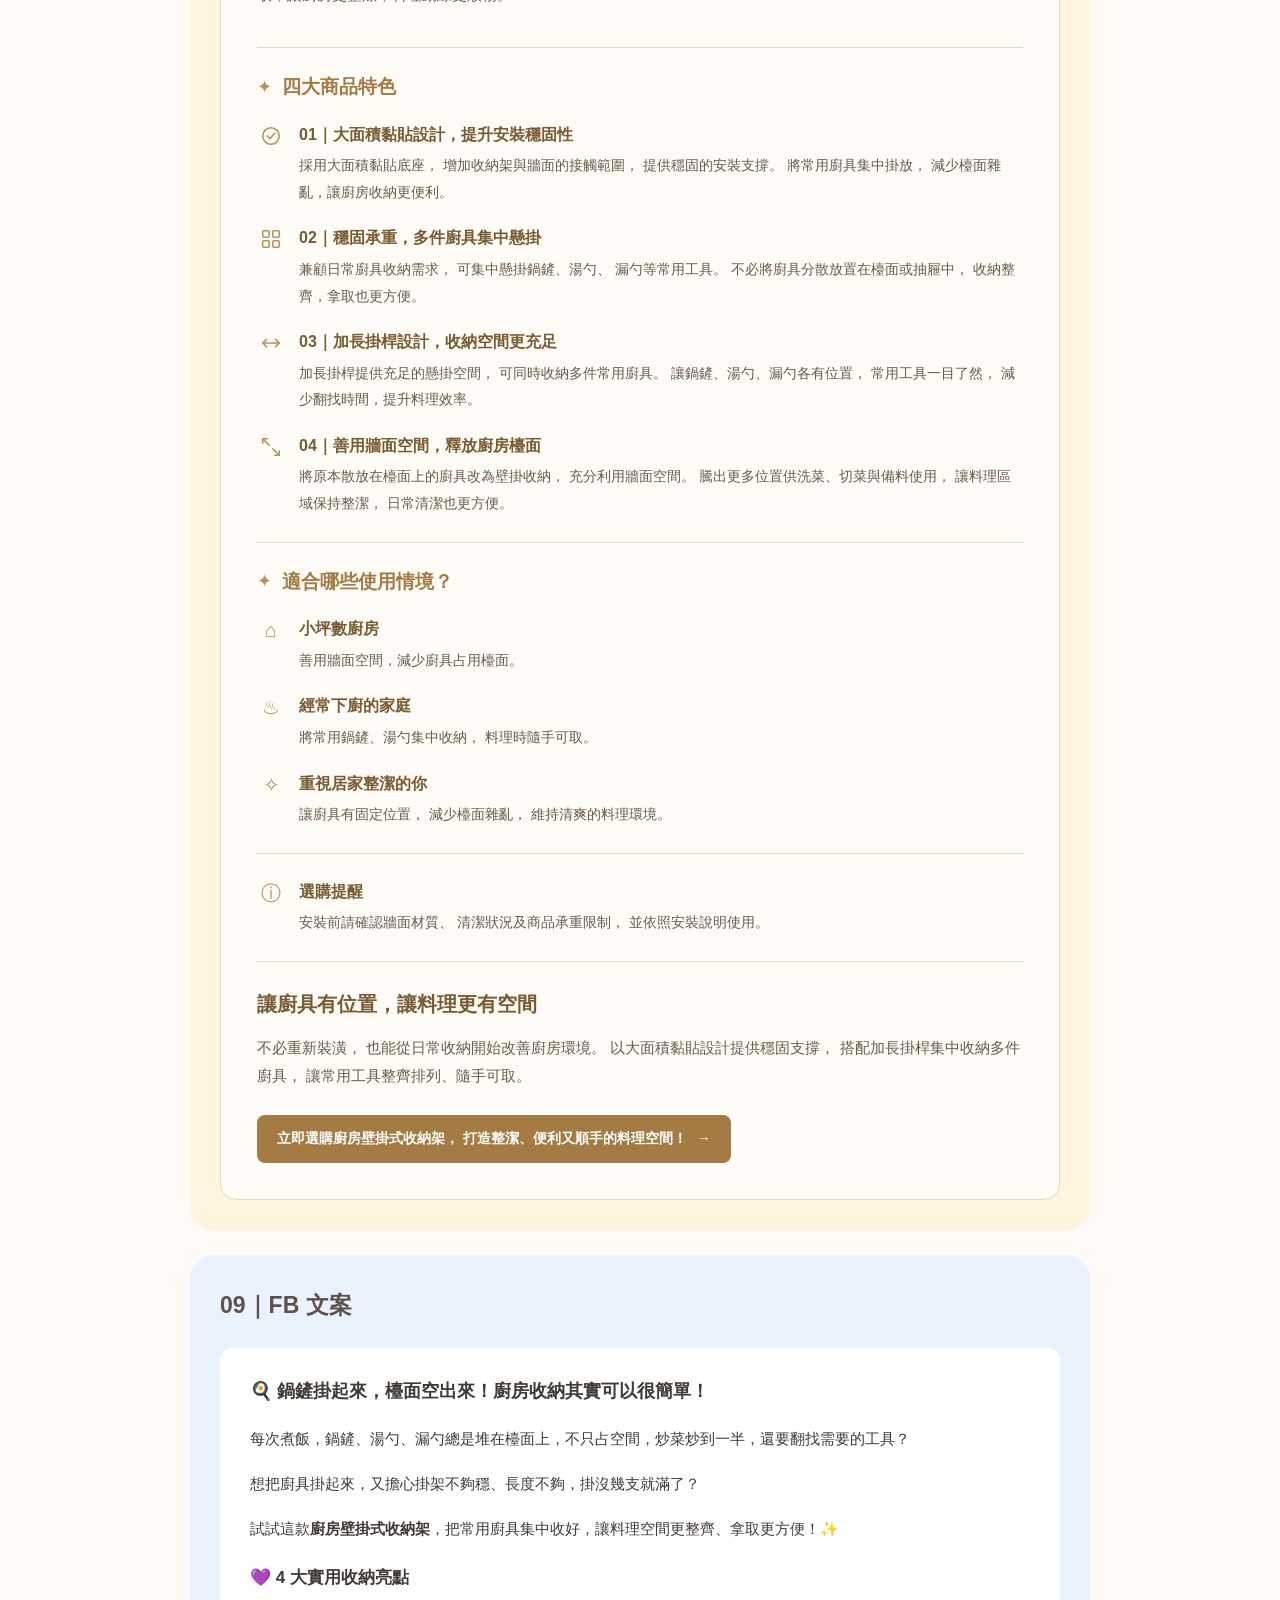
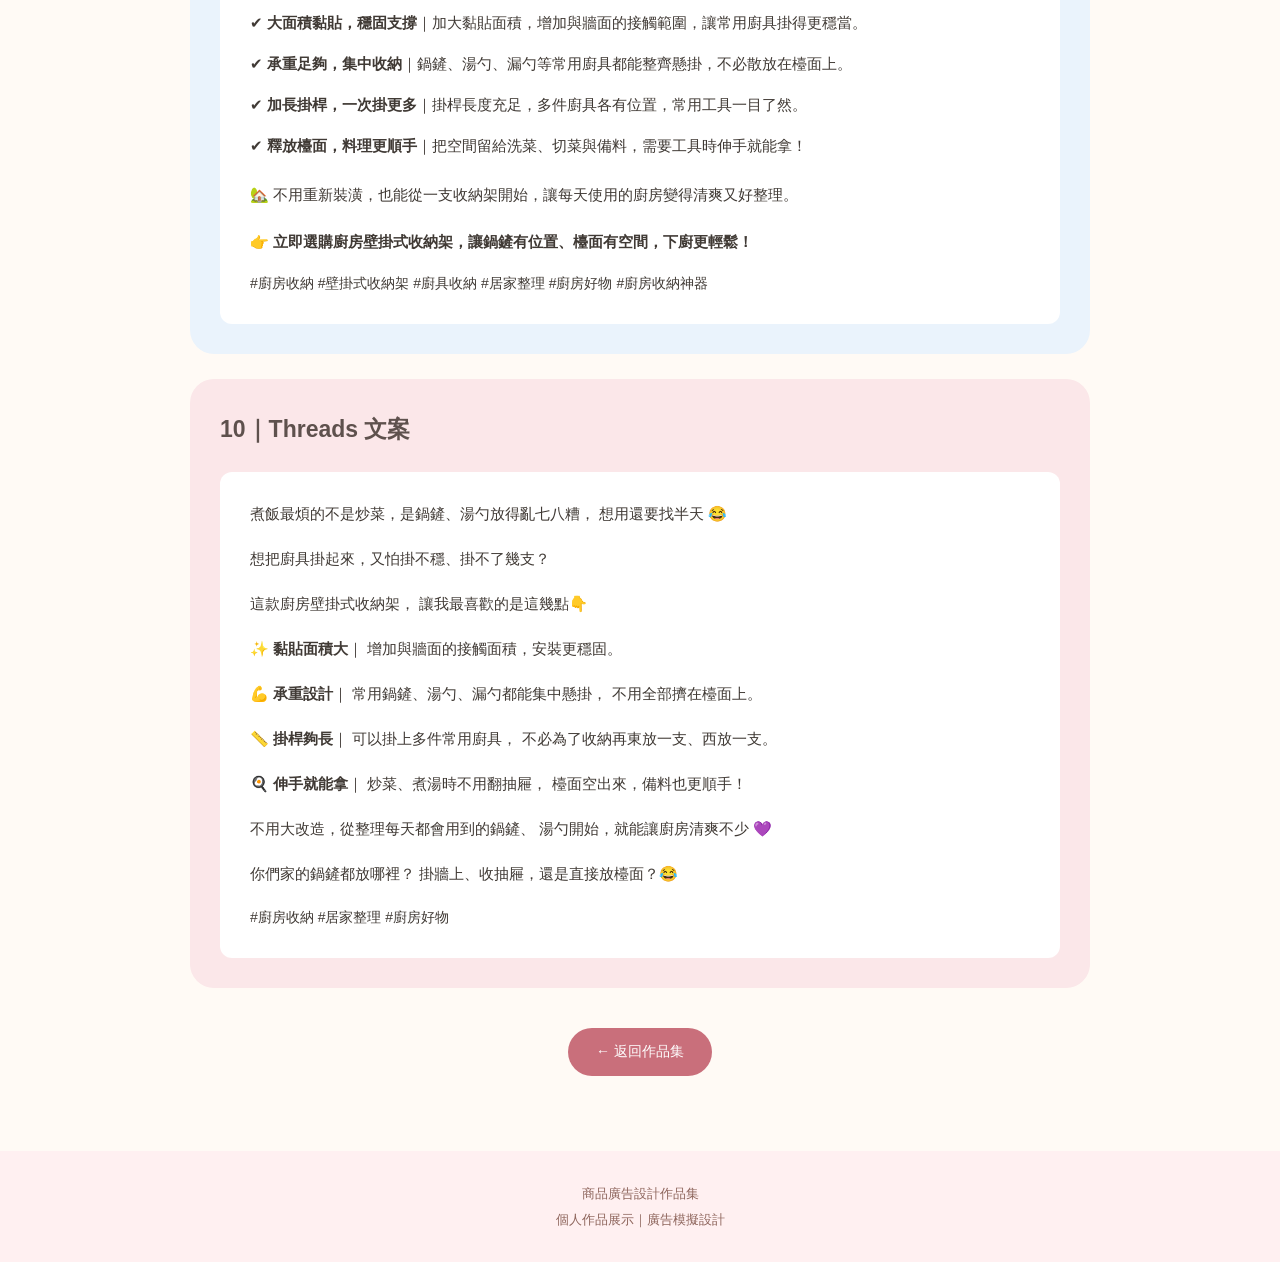
<file: storage.html>
<!DOCTYPE html>
<html lang="zh-Hant">

<head>
    <meta charset="UTF-8">
    <meta name="viewport" content="width=device-width, initial-scale=1.0">

    <title>商品廣告設計｜作品集</title>

    <link rel="stylesheet" href="storage.css">
</head>

<body>

    <!-- 頂部導覽列 -->
    <header class="site-header">
        <nav class="nav-container">

            <a href="index.html" class="brand">
                🌷 PORTFOLIO
            </a>

            <a href="index.html#design" class="back-link">
                ← 返回作品集
            </a>

        </nav>
    </header>


    <main class="portfolio-page">

        <!-- 頁面標題 -->
        <div class="page-heading">
            <h1>收納廣告</h1>
            <p>從原始素材到廣告視覺與跨平台文案</p>
        </div>


        <!-- =========================
             01 原圖
        ========================== -->

        <section class="work-section original-section">

            <h2>01｜原圖</h2>

            <div class="image-container original-container">

                <img
                    src="images/storage.original.png.jpg"
                    alt="商品原始照片"
                    class="work-image original-image"
                >

            </div>

            <p class="image-caption">商品原始素材</p>

        </section>


        <!-- =========================
             02 廣告行銷
        ========================== -->

        <section class="work-section marketing-section">

            <h2>02｜廣告行銷</h2>

            <div class="content-card">

                <div class="marketing-item">
                    <h3>Target Audience（目標受眾）</h3>

                    <p>
                        經常下廚的家庭、廚房空間有限的住戶，以及重視廚具收納、穩固性與廚房整潔的人。
                    </p>
                </div>


                <div class="marketing-item">
                    <h3>Pain Point（消費者痛點）</h3>

                    <p>
                        鍋鏟、湯勺散放在檯面或抽屜，不僅占空間、拿取不便，也擔心收納架承重不足，懸掛多件廚具時容易鬆動或掉落。
                    </p>
                </div>


                <div class="marketing-item">
                    <h3>Key Message（廣告訴求）</h3>

                    <p>
                       需要一款承重力足夠、安裝穩固的收納架，能集中懸掛常用廚具，方便拿取，同時節省檯面空間。
                    </p>
                </div>

                <div class="marketing-item">
                    <h3>Key Message（價值主張）</h3>

                    <p>
                       透過穩固承重的壁掛式設計，讓多件常用廚具整齊懸掛、隨手拿取，打造安全感與便利性兼具的清爽料理空間。
                    </p>
                </div>
            </div>

        </section>


        <!-- =========================
             03 標題
        ========================== -->

        <section class="work-section title-section">

            <h2>03｜標題</h2>

            <div class="content-card ad-title-card">

                <h3>廚房壁掛式收納架</h3>

                <p>
                    鍋鏟掛起來，檯面空出來！
                </p>

            </div>

        </section>


        <!-- =========================
             04 主視覺
        ========================== -->

        <section class="work-section visual-section">

            <h2>04｜主視覺</h2>

            <div class="image-container">

                <img
                    src="images/storage.main.png.jpg"
                    alt="商品廣告主視覺"
                    class="work-image main-image"
                >

            </div>

        </section>

<!-- =========================
     05 場景圖
     一張完整圖片
========================= -->

<section class="work-section scene-section">

    <h2>05｜場景圖</h2>

    <div class="image-container">

        <img
            src="images/storage.scene.png.jpg"
            alt="商品生活場景展示圖"
            class="work-image scene-image"
        >

    </div>

</section>

        <!-- =========================
             05 商品細節
             一張四合一圖片
        ========================== -->

        <section class="work-section detail-section">

            <h2>06｜商品細節</h2>

            <div class="image-container">

                <img
                    src="images/storage.detail.png.jpg"
                    alt="四合一商品特色與細節圖"
                    class="work-image detail-image"
                >

            </div>

        </section>


        <!-- =========================
             06 商品規格
        ========================== -->

        <section class="work-section specs-section">

            <h2>07｜商品規格</h2>

            <div class="content-card table-container">

                <table class="specs-table">

                    <tbody>

                        <tr>
                            <th scope="row">商品名稱</th>
                            <td>廚房壁掛式收納架</td>
                        </tr>

                        <tr>
                            <th scope="row">尺寸</th>
                            <td>547*95*105mm</td>
                        </tr>

                        <tr>
                            <th scope="row">材質</th>
                            <td>不鏽鋼、金屬</td>
                        </tr>

                        <tr>
                            <th scope="row">荷重</th>
                            <td>1~3kg</td>
                        </tr>

                        
                    </tbody>

                </table>

            </div>

        </section>


<!-- =========================
     08 網站文案
========================== -->

<section class="work-section website-section">

    <h2>08｜網站文案</h2>

    <article class="content-card copy-card">

        <!-- 商品介紹 -->

        <div class="copy-intro">

            <p class="copy-label">廚房壁掛式收納架｜ 大面積黏貼・穩固承重・加長收納</p>

            <h3>讓廚具有位置，讓料理更有空間</h3>

            <p>鍋鏟、湯勺、漏勺總是堆在廚房檯面上， 不僅占用備料空間，料理時還得花時間翻找？</p>

            <p>透過壁掛式收納設計，將常用廚具整齊集中在牆面， 讓每件工具都有固定位置。從備料、炒菜到煮湯， 伸手就能拿取，讓廚房更整潔，料理動線更順暢。</p>

        </div>


        <!-- 四大商品特色 -->

        <div class="copy-group">

            <h4 class="copy-heading">
                <span class="copy-symbol">✦</span>
                四大商品特色
            </h4>


            <!-- 特色 01 -->

            <div class="copy-item">

                <span class="copy-icon">
    <svg viewBox="0 0 24 24">
        <circle cx="12" cy="12" r="9"/>
        <path d="M8 12l3 3 5-6"/>
    </svg>
</span>

                <div class="copy-text">

                    <h5>01｜大面積黏貼設計，提升安裝穩固性</h5>

                    <p>採用大面積黏貼底座， 增加收納架與牆面的接觸範圍， 提供穩固的安裝支撐。 將常用廚具集中掛放， 減少檯面雜亂，讓廚房收納更便利。</p>

                </div>

            </div>


            <!-- 特色 02 -->

            <div class="copy-item">

                
<span class="copy-icon">
    <svg viewBox="0 0 24 24">
        <rect x="3" y="3" width="7" height="7" rx="1"/>
        <rect x="14" y="3" width="7" height="7" rx="1"/>
        <rect x="3" y="14" width="7" height="7" rx="1"/>
        <rect x="14" y="14" width="7" height="7" rx="1"/>
    </svg>
</span>

                <div class="copy-text">

                    <h5>02｜穩固承重，多件廚具集中懸掛</h5>

                    <p>兼顧日常廚具收納需求， 可集中懸掛鍋鏟、湯勺、 漏勺等常用工具。 不必將廚具分散放置在檯面或抽屜中， 收納整齊，拿取也更方便。</p>

                </div>

            </div>


            <!-- 特色 03 -->

            <div class="copy-item">

              
<span class="copy-icon">
    <svg viewBox="0 0 24 24">
        <path d="M3 12h18"/>
        <path d="M7 8l-4 4 4 4"/>
        <path d="M17 8l4 4-4 4"/>
    </svg>
</span>

                <div class="copy-text">

                    <h5>03｜加長掛桿設計，收納空間更充足</h5>

                    <p>加長掛桿提供充足的懸掛空間， 可同時收納多件常用廚具。 讓鍋鏟、湯勺、漏勺各有位置， 常用工具一目了然， 減少翻找時間，提升料理效率。</p>

                </div>

            </div>


            <!-- 特色 04 -->

            <div class="copy-item">

                
<span class="copy-icon">
    <svg viewBox="0 0 24 24">
        <path d="M8 3H3v5"/>
        <path d="M3 3l7 7"/>
        <path d="M16 21h5v-5"/>
        <path d="M21 21l-7-7"/>
    </svg>
</span>

                <div class="copy-text">

                    <h5>04｜善用牆面空間，釋放廚房檯面</h5>

                    <p>將原本散放在檯面上的廚具改為壁掛收納， 充分利用牆面空間。 騰出更多位置供洗菜、切菜與備料使用， 讓料理區域保持整潔， 日常清潔也更方便。</p>

                </div>

            </div>

        </div>


        <!-- 使用情境 -->

        <div class="copy-group">

            <h4 class="copy-heading">
                <span class="copy-symbol">✦</span>
                適合哪些使用情境？
            </h4>


            <div class="copy-item">

                <span class="copy-icon">⌂</span>

                <div class="copy-text">

                    <h5>小坪數廚房</h5>

                    <p>善用牆面空間，減少廚具占用檯面。</p>

                </div>

            </div>


            <div class="copy-item">

                <span class="copy-icon">♨</span>

                <div class="copy-text">

                    <h5>經常下廚的家庭</h5>

                    <p>將常用鍋鏟、湯勺集中收納， 料理時隨手可取。</p>

                </div>

            </div>


            <div class="copy-item">

                <span class="copy-icon">✧</span>

                <div class="copy-text">

                    <h5>重視居家整潔的你</h5>

                    <p>讓廚具有固定位置， 減少檯面雜亂， 維持清爽的料理環境。</p>

                </div>

            </div>

        </div>


        <!-- 選購提醒 -->

        <div class="copy-group">

            <div class="copy-item">

                <span class="copy-icon">ⓘ</span>

                <div class="copy-text">

                    <h5>選購提醒</h5>

                    <p>安裝前請確認牆面材質、 清潔狀況及商品承重限制， 並依照安裝說明使用。</p>

                </div>

            </div>

        </div>


        <!-- 商品結尾 -->

        <div class="copy-ending">

            <h4>讓廚具有位置，讓料理更有空間</h4>

            <p>不必重新裝潢， 也能從日常收納開始改善廚房環境。 以大面積黏貼設計提供穩固支撐， 搭配加長掛桿集中收納多件廚具， 讓常用工具整齊排列、隨手可取。</p>

            <p class="copy-cta">
                立即選購廚房壁掛式收納架，
                打造整潔、便利又順手的料理空間！
                <span aria-hidden="true">→</span>
            </p>

        </div>

    </article>

</section>

        <!-- =========================
             09 FB 文案
        ========================== -->
        <section class="work-section facebook-section">
            <h2>09｜FB 文案</h2>
            <article class="content-card facebook-copy-card">
                <h3>🍳 鍋鏟掛起來，檯面空出來！廚房收納其實可以很簡單！</h3>

                <p>每次煮飯，鍋鏟、湯勺、漏勺總是堆在檯面上，不只占空間，炒菜炒到一半，還要翻找需要的工具？</p>

                <p>想把廚具掛起來，又擔心掛架不夠穩、長度不夠，掛沒幾支就滿了？</p>

                <p>試試這款<strong>廚房壁掛式收納架</strong>，把常用廚具集中收好，讓料理空間更整齊、拿取更方便！✨</p>

                <h4>💜 4 大實用收納亮點</h4>

                <p>✔ <strong>大面積黏貼，穩固支撐</strong>｜加大黏貼面積，增加與牆面的接觸範圍，讓常用廚具掛得更穩當。</p>

                <p>✔ <strong>承重足夠，集中收納</strong>｜鍋鏟、湯勺、漏勺等常用廚具都能整齊懸掛，不必散放在檯面上。</p>

                <p>✔ <strong>加長掛桿，一次掛更多</strong>｜掛桿長度充足，多件廚具各有位置，常用工具一目了然。</p>

                <p>✔ <strong>釋放檯面，料理更順手</strong>｜把空間留給洗菜、切菜與備料，需要工具時伸手就能拿！</p>

                <p>🏡 不用重新裝潢，也能從一支收納架開始，讓每天使用的廚房變得清爽又好整理。</p>

                <p class="copy-cta">👉 <strong>立即選購廚房壁掛式收納架，讓鍋鏟有位置、檯面有空間，下廚更輕鬆！</strong></p>

                <p class="copy-hashtags">#廚房收納 #壁掛式收納架 #廚具收納 #居家整理 #廚房好物 #廚房收納神器</p>
            </article>
        </section>


        <!-- =========================
             09 Threads 文案
        ========================== -->

       
<!-- =========================
     10｜Threads 文案
========================= -->

<section class="work-section threads-section">

    <h2>10｜Threads 文案</h2>

    <article class="content-card threads-copy-card">

        <p>
            煮飯最煩的不是炒菜，是鍋鏟、湯勺放得亂七八糟，
            想用還要找半天 😂
        </p>

        <p>
            想把廚具掛起來，又怕掛不穩、掛不了幾支？
        </p>

        <p>
            這款廚房壁掛式收納架，
            讓我最喜歡的是這幾點👇
        </p>

        <p>
            ✨ <strong>黏貼面積大</strong>｜
            增加與牆面的接觸面積，安裝更穩固。
        </p>

        <p>
            💪 <strong>承重設計</strong>｜
            常用鍋鏟、湯勺、漏勺都能集中懸掛，
            不用全部擠在檯面上。
        </p>

        <p>
            📏 <strong>掛桿夠長</strong>｜
            可以掛上多件常用廚具，
            不必為了收納再東放一支、西放一支。
        </p>

        <p>
            🍳 <strong>伸手就能拿</strong>｜
            炒菜、煮湯時不用翻抽屜，
            檯面空出來，備料也更順手！
        </p>

        <p>
            不用大改造，從整理每天都會用到的鍋鏟、
            湯勺開始，就能讓廚房清爽不少 💜
        </p>

        <p>
            你們家的鍋鏟都放哪裡？
            掛牆上、收抽屜，還是直接放檯面？😂
        </p>

        <p class="threads-hashtags">
            #廚房收納 #居家整理 #廚房好物
        </p>

    </article>

</section>


        <!-- 返回首頁 -->
        <div class="bottom-navigation">

            <a href="index.html#design" class="back-button">
                ← 返回作品集
            </a>

        </div>

    </main>


    <footer class="site-footer">

        <p>商品廣告設計作品集</p>

        <p>個人作品展示｜廣告模擬設計</p>

    </footer>

</body>
</html>
</file>
<file: style.css>
/* ==================================================
   01. 全站基本設定
================================================== */

* {
    margin: 0;
    padding: 0;
    box-sizing: border-box;
}

#about,
#marketing,
#ecommerce {
    scroll-margin-top: 110px;
}

#design {
    scroll-margin-top: 130px;
}

:root {
    /* 主色 */
    --cream: #fffaf0;
    --pink: #f8cfd3;
    --pink-light: #fff0f1;
    --pink-dark: #ed8f9b;

    --green: #dff1df;
    --green-light: #eef9ee;
    --green-dark: #6ebc92;

    --blue: #dff3fa;
    --blue-light: #edf9fd;
    --blue-dark: #50b8e3;

    --yellow: #fff2c9;
    --yellow-light: #fff9e7;
    --yellow-dark: #efbc44;

    --text: #403a35;
    --text-light: #8d706a;
    --white: #ffffff;

    --shadow: 0 5px 16px rgba(90, 70, 65, 0.12);
}

body {
    font-family:
        "Noto Sans TC",
        "Microsoft JhengHei",
        sans-serif;

    background: var(--cream);
    color: var(--text);
    line-height: 1.7;
}

a {
    text-decoration: none;
    color: inherit;
}

img {
    width: 100%;
    display: block;
}



/* ==================================================
   02. 上方導覽列
================================================== */

.header {
    position: sticky;
    top: 0;
    z-index: 1000;

    background: rgba(255, 250, 240, 0.96);

    box-shadow:
        0 3px 12px rgba(80, 60, 60, 0.06);
}

.nav-container {
    width: min(1180px, 94%);
    min-height: 95px;
    margin: 0 auto;

    display: flex;
    align-items: center;
    justify-content: space-between;
}



/* ==================================================
   03. 左上品牌
================================================== */

.brand {
    display: flex;
    align-items: center;

    gap: 12px;
}

.brand-icon {
    width: 65px;
    height: 65px;

    flex-shrink: 0;

    border-radius: 50%;

    background: var(--pink-light);

    display: grid;
    place-items: center;

    font-size: 35px;
}

.brand h1 {
    font-size: 25px;
    letter-spacing: 3px;
}

.brand p {
    font-size: 12px;
}

.brand span {
    display: block;

    margin-top: 2px;

    font-size: 11px;
    color: #96736d;
}



/* ==================================================
   04. 導覽選單
================================================== */

.nav-menu {
    display: flex;
    align-items: center;

    gap: 8px;
}

.nav-item {
    min-height: 50px;

    padding: 11px 18px;

    border-radius: 14px;

    display: flex;
    align-items: center;

    gap: 8px;

    font-size: 17px;

    transition:
        background 0.25s ease,
        transform 0.25s ease;
}

.nav-item:hover {
    background: var(--pink);

    transform: translateY(-2px);
}

.nav-icon {
    font-size: 19px;
}

.arrow {
    margin-left: 2px;

    font-size: 17px;
}



/* ==================================================
   05. 下拉式選單
================================================== */

.dropdown {
    position: relative;
}

.dropdown-menu {
    position: absolute;

    top: 52px;
    left: 0;

    width: 165px;

    padding: 9px;

    background: #fff7f7;

    border:
        1px solid rgba(237, 143, 155, 0.18);

    border-radius: 13px;

    box-shadow:
        0 7px 20px rgba(90, 65, 65, 0.14);

    opacity: 0;
    visibility: hidden;

    transform: translateY(-8px);

    transition:
        opacity 0.22s ease,
        transform 0.22s ease,
        visibility 0.22s;
}

.dropdown:hover .dropdown-menu {
    opacity: 1;
    visibility: visible;

    transform: translateY(0);
}

.dropdown-menu a {
    display: block;

    padding: 9px 12px;

    border-radius: 8px;

    font-size: 14px;

    transition:
        background 0.2s ease,
        padding-left 0.2s ease;
}

.dropdown-menu a:hover {
    background: var(--pink);

    padding-left: 16px;
}



/* ==================================================
   06. 右上聯絡我
================================================== */

.contact-button {
    padding: 12px 22px;

    flex-shrink: 0;

    background: var(--pink-dark);

    color: var(--white);

    border-radius: 30px;

    font-size: 16px;

    box-shadow:
        0 4px 10px rgba(180, 100, 110, 0.13);

    transition:
        transform 0.25s ease,
        box-shadow 0.25s ease,
        background 0.25s ease;
}

.contact-button:hover {
    background: #e77f8d;

    transform: translateY(-3px);

    box-shadow:
        0 7px 17px rgba(180, 100, 110, 0.2);
}



/* ==================================================
   07. 個人簡介 Hero
================================================== */

.hero {
    width: min(1180px, 94%);

    min-height: 410px;

    margin: 40px auto 25px;

    display: grid;

    grid-template-columns:
        1.05fr 1.2fr 0.95fr;

    align-items: center;

    gap: 40px;

    background: #fff6d9;
    border-radius: 20px;
    padding: 20px;
}



/* ==================================================
   08. Hero 左側照片
================================================== */

.hero-photo-area {
    position: relative;

    min-height: 390px;

    display: flex;
    align-items: center;
    justify-content: center;
}

.photo-circle {
    width: 300px;
    height: 300px;

    overflow: hidden;
    border-radius: 50%;
    border: 10px solid #ffd6d8;

    background: var(--white);

    box-shadow:
        0 8px 22px rgba(160, 100, 100, 0.1);
}

.photo-circle img {
    display: block;

    width: 93%;
    height: 93%;

    object-fit: contain;

    /* 照片水平置中 */
    margin-left: auto;
    margin-right: auto;

    /* 照片往下移動 */
    margin-top: 40px;
}

.hello-bubble {
    position: absolute;

    left: -5px;
    top: 35px;

    width: 115px;
    height: 115px;

    border-radius: 50%;

    background: var(--white);

    border: 3px solid #f5aab0;

    display: flex;
    align-items: center;
    justify-content: center;

    text-align: center;

    font-size: 14px;

    transform: rotate(-6deg);

    box-shadow:
        0 5px 13px rgba(150, 90, 90, 0.08);
}

.teacher-doodle {
    position: absolute;

    left: 0;
    bottom: 5px;

    font-size: 55px;
}



/* ==================================================
   09. Hero 中間文字
================================================== */

.hero-intro h2 {
    position: relative;

    display: inline-block;

    margin-bottom: 8px;

    font-size: 45px;

    letter-spacing: 8px;

}

.hero-intro h2::after {
    content: "";

    position: absolute;

    left: 0;
    bottom: 2px;

    width: 100%;
    height: 13px;

    background: #f7b7bd;

    border-radius: 10px;

    z-index: -1;
}

.hero-intro h3 {
    margin-bottom: 20px;

    font-size: 23px;
}

.pink-label {
    display: inline-block;

    margin-bottom: 22px;

    padding: 7px 17px;

    background: var(--pink);

    border-radius: 30px;

    font-size: 15px;
}

.hero-intro p {
    font-size: 15px;
}



/* ==================================================
   10. Hero 右側技能
================================================== */

.hero-skills {
    position: relative;
}

.hand-note {
    margin-left: 45px;
    margin-bottom: 25px;

    color: #ac625e;

    transform: rotate(-5deg);
}

.hero-skills ul {
    list-style: none;
}

.hero-skills li {
    margin: 12px 0;

    font-size: 17px;
}

.rainbow {
    position: absolute;

    right: 0;
    bottom: 10px;

    font-size: 55px;
}



/* ==================================================
   11. 共用內容區塊
================================================== */

.section {
    width: min(1180px, 94%);

    margin: 24px auto;

    padding: 28px;

    border-radius: 28px;
}

.section-title-row {
    display: flex;
    align-items: center;
    justify-content: space-between;

    gap: 20px;

    margin-bottom: 24px;
}

.section-title-row h2 {
    position: relative;

    font-size: 34px;
}

.section-title-row h2::after {
    content: "";

    position: absolute;

    left: 45px;
    bottom: 2px;

    width: 75%;
    height: 11px;

    background: #f2a8af;

    border-radius: 20px;

    z-index: -1;
}

.section-title-row p {
    font-size: 15px;
}



/* ==================================================
   12. 美編作品區
================================================== */

.design-section {
    background:
        linear-gradient(135deg,
            #fff2ee,
            #ffe6e4);
}

.work-grid {
    display: grid;

    grid-template-columns:
        repeat(4, 1fr);

    gap: 18px;
}



/* ==================================================
   13. 美編作品卡片
================================================== */

.work-card {
    padding: 12px;

    text-align: center;

    border:
        5px solid rgba(255, 255, 255, 0.7);

    border-radius: 20px;

    box-shadow: var(--shadow);

    overflow: hidden;

    transition:
        transform 0.3s ease,
        box-shadow 0.3s ease;
}

.work-card:hover {
    transform:
        translateY(-7px) rotate(-1deg);

    box-shadow:
        0 10px 24px rgba(90, 70, 65, 0.16);
}


/* 作品縮圖 */

.work-image {
    width: 100%;
    height: 190px;

    margin-bottom: 12px;

    overflow: hidden;

    border-radius: 14px;

    background: var(--white);
}

.work-image img {
    width: 100%;
    height: 100%;

    /* 完整顯示作品縮圖，避免直式或橫式圖片被裁切 */
    object-fit: contain;
    object-position: center;

    transition: transform 0.4s ease;
}

.work-card:hover .work-image img {
    /* 懸停時不放大圖片，避免邊緣被裁切 */
    transform: none;
}


.work-card h3 {
    margin-top: 5px;

    font-size: 21px;
}

.work-card p {
    margin: 5px 0 15px;

    font-size: 13px;
}



/* 四種作品卡背景 */

.pink-card {
    background: #fff0f2;
}

.green-card {
    background: #eaf8eb;
}

.blue-card {
    background: #e8f7fc;
}

.yellow-card {
    background: #fff6d9;
}



/* ==================================================
   14. 作品按鈕
================================================== */

.work-button {
    display: inline-block;

    padding: 7px 18px;

    border-radius: 25px;

    color: var(--white);

    font-size: 14px;

    transition:
        transform 0.2s ease,
        filter 0.2s ease;
}

.work-card:hover .work-button {
    transform: translateX(3px);
}

.pink-button {
    background: #ec8d99;
}

.green-button {
    background: #64bd8e;
}

.blue-button {
    background: #42afe1;
}

.yellow-button {
    background: #efbb45;

    color: #503e28;
}



/* ==================================================
   15. 行銷區
================================================== */

.marketing-section {
    background:
        linear-gradient(135deg,
            #e8f7e7,
            #dcf2e4);
}

.platform-layout {
    display: grid;

    grid-template-columns:
        3fr 1fr;

    gap: 25px;

    align-items: center;
}

.platform-grid {
    display: grid;

    grid-template-columns:
        repeat(4, 1fr);

    gap: 16px;
}



/* ==================================================
   16. 行銷／電商平台卡片
================================================== */

.platform-card {
    padding: 22px 10px;

    background:
        rgba(255, 255, 255, 0.92);

    border-radius: 16px;

    text-align: center;

    box-shadow:
        0 3px 10px rgba(0, 0, 0, 0.06);

    transition:
        transform 0.25s ease,
        box-shadow 0.25s ease;
}

.platform-card:hover {
    transform: translateY(-5px);

    box-shadow:
        0 8px 18px rgba(80, 80, 70, 0.11);
}

.platform-icon {
    width: 55px;
    height: 55px;

    margin: 0 auto 8px;

    border-radius: 14px;

    display: grid;
    place-items: center;

    color: var(--white);

    font-size: 29px;
    font-weight: bold;
}

.platform-card h3 {
    font-size: 18px;
}

.platform-card p {
    font-size: 12px;
}



/* 平台顏色 */

.facebook {
    background: #3586df;
}

.threads {
    background: #171717;
}

.youtube {
    background: #f03434;
}

.blogger {
    background: #f58732;
}

.shopee {
    background: #ef5e34;
}



/* ==================================================
   17. 行銷右側小插圖
================================================== */

.marketing-doodle {
    text-align: center;
}

.laptop {
    width: 190px;
    min-height: 125px;

    margin: 0 auto;

    padding: 22px;

    background: #fffdf8;

    border: 4px solid #554e44;

    border-radius: 12px;

    transform: rotate(4deg);

    font-family: cursive;
}

.coffee {
    display: inline-block;

    margin-top: 8px;

    font-size: 55px;
}



/* ==================================================
   18. 電商區
================================================== */

.ecommerce-section {
    background:
        linear-gradient(135deg,
            #e7f7fb,
            #d8f2fa);
}

.ecommerce-layout {
    display: grid;

    /* 兩個欄位以內容寬度排列，整組在電商區置中 */
    grid-template-columns: 250px 300px;
    justify-content: center;
    align-items: center;
    gap: 60px;
}

.shop-grid {
    display: grid;
    grid-template-columns: 1fr;
    gap: 17px;

    width: 100%;
    max-width: 250px;
    justify-self: center;
}

.shopping-picture {
    width: 100%;
    max-width: 300px;
    text-align: center;
    justify-self: center;
}

.shopping-picture img {
    width: 250px;
    max-width: 100%;
    height: auto;
    margin: 0 auto;
     transform: translateY(-25px);
}
.shopping-picture p {
    margin-top: -30px;

    color: #8e655c;

    font-size: 15px;

    transform: rotate(-4deg);
}



/* ==================================================
   19. Footer
================================================== */

.footer {
    width: 100%;
    min-height: 130px;

    margin-top: 35px;

    padding: 28px 7%;

    background:
        linear-gradient(135deg,
            #fff0ef,
            #ffdfe1);

    border-top-left-radius: 45px;
    border-top-right-radius: 45px;

    display: flex;
    align-items: center;
    justify-content: space-between;

    gap: 30px;
}



/* ==================================================
   20. Footer 左側版權
================================================== */

.footer-left {
    display: flex;
    align-items: center;

    gap: 12px;
}

.footer-flower {
    font-size: 32px;
}

.copyright {
    color: #735b57;

    font-size: 14px;
    font-weight: 700;
}

.copyright-note {
    margin-top: 2px;

    color: #9b7772;

    font-size: 12px;
}



/* ==================================================
   21. Footer 聯絡我
================================================== */

.footer-contact {
    display: flex;
    align-items: center;

    gap: 11px;

    padding: 10px 22px;

    background:
        rgba(255, 255, 255, 0.78);

    border: 2px solid #f3a6ae;

    border-radius: 30px;

    color: #9b5c62;

    box-shadow:
        0 4px 12px rgba(130, 80, 80, 0.08);

    transition:
        background 0.25s ease,
        color 0.25s ease,
        transform 0.25s ease,
        box-shadow 0.25s ease;
}

.footer-contact:hover {
    background: #ef929e;

    color: var(--white);

    transform: translateY(-3px);

    box-shadow:
        0 7px 18px rgba(130, 80, 80, 0.15);
}

.mail-icon {
    font-size: 23px;
}

.footer-contact span:last-child {
    display: flex;
    flex-direction: column;

    line-height: 1.25;
}

.footer-contact small {
    font-size: 10px;

    letter-spacing: 1px;
}

.footer-contact strong {
    font-size: 15px;
}



/* ==================================================
   22. 返回頁首
================================================== */

.back-top {
    display: flex;
    align-items: center;

    gap: 12px;

    color: #5d4d49;

    transition: transform 0.25s ease;
}

.back-top:hover {
    transform: translateY(-3px);
}

.back-text {
    font-size: 14px;
}

.back-circle {
    width: 46px;
    height: 46px;

    border-radius: 50%;

    background: #ee929e;

    color: var(--white);

    display: grid;
    place-items: center;

    font-size: 25px;

    box-shadow:
        0 4px 10px rgba(160, 90, 100, 0.15);
}



/* ==================================================
   23. 平板版
================================================== */

@media (max-width: 900px) {

    .nav-container {
        flex-wrap: wrap;

        padding: 12px 0;
    }

    .nav-menu {
        order: 3;

        width: 100%;

        justify-content: center;

        flex-wrap: wrap;
    }

    .hero {
        grid-template-columns: 1fr;

        text-align: center;
    }

    .hero-photo-area {
        min-height: 330px;
    }

    .hero-skills ul {
        display: inline-block;

        text-align: left;
    }

    .hand-note {
        margin-left: 0;
    }

    .rainbow {
        position: static;

        margin-top: 10px;
    }

    .work-grid {
        grid-template-columns:
            repeat(2, 1fr);
    }

    .platform-layout {
        grid-template-columns: 1fr;
    }

    .platform-grid {
        grid-template-columns:
            repeat(2, 1fr);
    }

    .ecommerce-layout {
        grid-template-columns: minmax(0, 1fr);
        justify-items: center;
        gap: 35px;
    }

    .shopping-picture img {
        transform: none;
    }

    .shopping-picture p {
        margin-top: 5px;
    }

    .marketing-doodle {
        margin-top: 10px;
    }
}



/* ==================================================
   24. 手機版
================================================== */

@media (max-width: 650px) {

    .header {
        position: relative;
    }

    .nav-container {
        gap: 12px;
    }

    .brand p,
    .brand span {
        display: none;
    }

    .brand-icon {
        width: 50px;
        height: 50px;

        font-size: 27px;
    }

    .brand h1 {
        font-size: 19px;
    }

    .contact-button {
        padding: 8px 13px;

        font-size: 13px;
    }

    .nav-item {
        padding: 8px 10px;

        font-size: 14px;
    }

    .dropdown-menu {
        width: 145px;
    }

    .hero {
        margin-top: 20px;

        gap: 15px;
    }

    .hero-photo-area {
        min-height: 300px;
    }

    .photo-circle {
        width: 250px;
        height: 250px;
    }

    .hello-bubble {
        width: 90px;
        height: 90px;

        left: 0;

        font-size: 12px;
    }

    .teacher-doodle {
        font-size: 42px;
    }

    .hero-intro h2 {
        font-size: 36px;
    }

    .hero-intro h3 {
        font-size: 18px;
    }

    .section {
        padding: 18px;

        border-radius: 22px;
    }

    .section-title-row {
        display: block;
    }

    .section-title-row h2 {
        font-size: 28px;
    }

    .section-title-row p {
        margin-top: 8px;
    }

    .work-grid {
        grid-template-columns: 1fr;
    }

    .work-image {
        height: 230px;
    }

    .platform-grid {
        grid-template-columns:
            repeat(2, 1fr);
    }

    .shop-grid {
        grid-template-columns: 1fr;
    }

    .footer {
        flex-direction: column;

        padding: 28px 20px;

        text-align: center;

        border-top-left-radius: 30px;
        border-top-right-radius: 30px;
    }

    .footer-left {
        justify-content: center;
    }

    .footer-contact {
        min-width: 180px;

        justify-content: center;
    }

}



/* ==================================================
   25. 超小手機
================================================== */

@media (max-width: 420px) {

    .platform-grid {
        grid-template-columns: 1fr;
    }

    .nav-menu {
        gap: 2px;
    }

    .nav-item {
        padding: 7px;

        font-size: 13px;
    }

    .hero-intro h2 {
        font-size: 31px;
    }

    .hero-intro h3 {
        font-size: 16px;
    }

   
    /* ===== 簡介三張裝飾圖：最終定位 ===== */

#about {
    position: relative;
}

    
}
#about {
    position: relative;
}

#about .deco-flower {
    position: absolute;
    width: 90px;
    left: 4px;
    top: 60px;
    transform: rotate(-15deg);
}

#about .deco-star {
    position: absolute;
    width: 90px;
    right: 400px;
    top: 80px;
}

#about .deco-rainbow {
    position: absolute;
    width: 160px;
    right: 11px;
    bottom: 2px;
}



/* ===== 小花游標 ===== */

html,
body {
    cursor: url("./images/smallflower.png") 16 16, auto;
}

a,
button {
    cursor: url("./images/smallflower.png") 16 16, pointer;
}
</file>
<file: clean.css>
/* =========================
   01 全站基本設定
========================= */

* {
    box-sizing: border-box;
}

html {
    scroll-behavior: smooth;
}

body {
    margin: 0;
    background: #fffaf5;
    color: #403a35;

    font-family:
        "Microsoft JhengHei",
        "Noto Sans TC",
        Arial,
        sans-serif;

    line-height: 1.8;
}

h1,
h2,
h3,
p {
    margin-top: 0;
}

img {
    display: block;
    max-width: 100%;
    height: auto;
}

a {
    text-decoration: none;
}


/* =========================
   02 頂部導覽列
========================= */

.site-header {
    background: #fff0f1;
    border-bottom: 1px solid #f3dfe2;
}

.nav-container {
    width: min(900px, 92%);
    min-height: 70px;
    margin: 0 auto;

    display: flex;
    align-items: center;
    justify-content: space-between;
    gap: 20px;
}

.brand {
    color: #b97878;
    font-size: 15px;
    font-weight: bold;
    letter-spacing: 1px;
}

.back-link {
    color: #8e655c;
    font-size: 14px;
}

.back-link:hover {
    color: #c96f7b;
}


/* =========================
   03 網頁主要寬度
========================= */

.portfolio-page {
    width: min(900px, 92%);
    margin: 0 auto;
    padding: 30px 0 50px;
}

.page-heading {
    padding: 25px 10px 35px;
    text-align: center;
}

.page-heading h1 {
    font-size: 32px;
    margin-bottom: 8px;
}

.page-heading p {
    color: #8e817b;
    font-size: 14px;
    margin-bottom: 0;
}


/* =========================
   04 九個區塊共用樣式
========================= */

.work-section {
    margin-bottom: 25px;
    padding: 30px;

    border-radius: 24px;
}

.work-section h2 {
    margin-bottom: 22px;
    color: #5e514d;
    font-size: 23px;
}

.content-card {
    background: #ffffff;
    padding: 28px;

    border-radius: 18px;
}

.content-card h3 {
    font-size: 18px;
}

.content-card p {
    font-size: 15px;
    margin-bottom: 12px;
}

.content-card p:last-child {
    margin-bottom: 0;
}


/* =========================
   05 各區塊背景色
========================= */

.original-section {
    background: #f5f5f5;
}

.marketing-section {
    background: #fff4de;
}

.title-section {
    background: #fbe7e9;
}

.visual-section {
    background: #eaf5ef;
}


/* =========================
   05 場景圖
========================= */

/* 柔和奶油杏色背景 */
.scene-section {
    background: #f8ebdd;
}

/* 一張完整場景圖，等比例縮放、不裁切 */
.scene-image {
    max-width: 900px;
}
.detail-section {
    background: #eaf3fc;
}

.specs-section {
    background: #f4f0fa;
}

.website-section {
    background: #fff4de;
}

.facebook-section {
    background: #eaf3fc;
}

.threads-section {
    background: #fbe7e9;
}


/* =========================
   06 圖片共用設定
========================= */

.image-container {
    display: flex;
    justify-content: center;
    align-items: center;

    padding: 12px;

    background: #ffffff;
    border-radius: 18px;
}

/*
所有圖片：
1. 不超出容器
2. 保留原始比例
3. 不裁切
*/

.work-image {
    display: block;
    width: 100%;
    height: auto;
    margin: 0 auto;
}


/* =========================
   07 原圖
   最大寬度 500px
========================= */

.original-image {
    max-width: 500px;
}

.image-caption {
    margin: 12px 0 0;

    color: #8e817b;
    font-size: 13px;
    text-align: center;
}


/* =========================
   08 廣告行銷
========================= */

.marketing-item {
    padding: 14px 0;
    border-bottom: 1px solid #eee8e2;
}

.marketing-item:first-child {
    padding-top: 0;
}

.marketing-item:last-child {
    padding-bottom: 0;
    border-bottom: none;
}

.marketing-item h3 {
    margin-bottom: 6px;

    color: #b97878;
    font-size: 16px;
}

.marketing-item p {
    color: #625953;
    font-size: 14px;
}


/* =========================
   09 廣告標題
========================= */

.ad-title-card {
    padding: 45px 25px;
    text-align: center;
}

.ad-title-card h3 {
    margin-bottom: 10px;

    color: #c96f7b;
    font-size: 28px;
    line-height: 1.5;
}

.ad-title-card p {
    color: #8e817b;
    font-size: 15px;
}


/* =========================
   10 主視覺
   最大寬度 900px
========================= */

.main-image {
    max-width: 900px;
}


/* =========================
   11 商品細節
   一張四合一圖片
   最大寬度 900px
========================= */

.detail-image {
    max-width: 900px;
}

/*
這裡不設定固定高度，
也不使用 object-fit: cover。

因此四合一圖片會完整顯示，
不會裁切掉其中的商品特色。
*/


/* =========================
   12 商品規格
========================= */

.table-container {
    overflow-x: auto;
}

.specs-table {
    width: 100%;
    border-collapse: collapse;
}

.specs-table th,
.specs-table td {
    padding: 14px 16px;

    border-bottom: 1px solid #eee7f2;

    font-size: 14px;
    text-align: left;
    vertical-align: top;
}

.specs-table th {
    width: 35%;

    color: #9473a3;
    background: #faf6fd;
    font-weight: bold;
}

.specs-table tr:last-child th,
.specs-table tr:last-child td {
    border-bottom: none;
}


/* =========================
   13 網站、FB、Threads 文案
========================= */

.copy-card {
    overflow-wrap: anywhere;
}

.copy-card h3 {
    margin-bottom: 18px;
    color: #b97878;
}

.copy-card p {
    margin-bottom: 16px;
    white-space: pre-line;
}

.copy-cta {
    color: #b97878;
    font-weight: bold;
}


/* =========================
   14 返回作品集按鈕
========================= */

.bottom-navigation {
    padding: 15px 0 25px;
    text-align: center;
}

.back-button {
    display: inline-block;

    padding: 11px 28px;

    background: #c96f7b;
    color: #ffffff;

    border-radius: 30px;
    font-size: 14px;

    transition: background 0.2s;
}

.back-button:hover {
    background: #b45d69;
}


/* =========================
   15 Footer
========================= */

.site-footer {
    padding: 28px 15px;

    background: #fff0f1;
    text-align: center;
}

.site-footer p {
    margin: 3px 0;

    color: #8e655c;
    font-size: 13px;
}


/* =========================
   16 手機版 RWD
========================= */

@media (max-width: 650px) {

    .nav-container {
        min-height: 60px;
    }

    .brand,
    .back-link {
        font-size: 12px;
    }

    .portfolio-page {
        width: 94%;
        padding-top: 15px;
    }

    .page-heading {
        padding: 20px 5px 25px;
    }

    .page-heading h1 {
        font-size: 25px;
    }

    .work-section {
        margin-bottom: 18px;
        padding: 20px 14px;

        border-radius: 18px;
    }

    .work-section h2 {
        margin-bottom: 15px;
        font-size: 20px;
    }

    .content-card {
        padding: 20px 16px;
    }

    .image-container {
        padding: 6px;
    }

    .ad-title-card {
        padding: 28px 16px;
    }

    .ad-title-card h3 {
        font-size: 22px;
    }

    .specs-table th,
    .specs-table td {
        padding: 10px 8px;
        font-size: 12px;
    }

    .specs-table th {
        width: 35%;
    }

    .copy-card p {
        font-size: 14px;
    }

}

/* =========================
   網站文案｜整體版面
========================= */

.product-copy {
    display: flex;
    flex-direction: column;
    gap: 24px;

    color: #403a35;
}

.product-copy h3,
.product-copy h4,
.product-copy p {
    margin-top: 0;
}

.product-copy p {
    font-size: 15px;
    line-height: 1.9;
}

.product-section-title {
    margin-bottom: 22px;
    color: #466653;
    font-size: 22px;
}


/* =========================
   商品介紹｜鼠尾草綠
========================= */

.product-intro {
    padding: 35px;
    background: #eaf3ea;
    border-radius: 20px;
}

.product-label {
    display: inline-block;

    margin-bottom: 18px;
    padding: 5px 14px;

    background: #ffffff;
    color: #466653;

    border-radius: 30px;

    font-size: 13px;
    font-weight: bold;
}

.product-intro h3 {
    margin-bottom: 18px;

    color: #466653;
    font-size: 25px;
    line-height: 1.6;
}

.product-intro p {
    margin-bottom: 0;
    color: #52665a;
}


/* =========================
   四大商品特色
========================= */

.product-features {
    padding: 30px;

    background: #fffaf5;
    border-radius: 20px;
}

.feature-grid {
    display: grid;
    grid-template-columns: repeat(2, minmax(0, 1fr));
    gap: 18px;
}

.feature-card {
    padding: 25px;

    background: #ffffff;
    border: 1px solid #e9eee8;
    border-radius: 18px;
}

.feature-icon {
    display: flex;
    align-items: center;
    justify-content: center;

    width: 42px;
    height: 42px;

    margin-bottom: 16px;

    background: #eaf3ea;
    color: #64856b;

    border-radius: 12px;

    font-size: 23px;
    font-weight: bold;
}

.feature-card h4 {
    margin-bottom: 12px;

    color: #466653;
    font-size: 17px;
}

.feature-card p {
    margin-bottom: 12px;
    color: #625953;
}

.feature-card p:last-child {
    margin-bottom: 0;
}


/* =========================
   使用情境｜奶油杏色
========================= */

.product-scenarios {
    padding: 30px;

    background: #fff0e1;
    border-radius: 20px;
}

.product-scenarios .product-section-title {
    color: #805e45;
}

.scenario-item {
    display: flex;
    align-items: flex-start;
    gap: 16px;

    padding: 18px 0;

    border-bottom: 1px solid #e9d9c9;
}

.scenario-item:last-child {
    padding-bottom: 0;
    border-bottom: none;
}

.scenario-icon {
    display: flex;
    align-items: center;
    justify-content: center;

    flex-shrink: 0;

    width: 42px;
    height: 42px;

    background: #ffffff;
    color: #ad8668;

    border-radius: 12px;

    font-size: 24px;
}

.scenario-item h4 {
    margin-bottom: 4px;

    color: #805e45;
    font-size: 16px;
}

.scenario-item p {
    margin-bottom: 0;
    color: #625953;
}


/* =========================
   商品規格｜白色資訊卡
========================= */

.product-info {
    padding: 30px;

    background: #ffffff;
    border-radius: 20px;
}

.product-info-list {
    margin: 0;
}

.product-info-list > div {
    display: grid;
    grid-template-columns: 125px minmax(0, 1fr);
    gap: 16px;

    padding: 13px 0;

    border-bottom: 1px solid #eeeeea;
}

.product-info-list dt {
    color: #466653;
    font-size: 14px;
    font-weight: bold;
}

.product-info-list dd {
    margin: 0;

    color: #625953;
    font-size: 14px;
}

.product-note {
    margin: 22px 0 0;
    padding: 16px;

    background: #f5f7f2;
    border-radius: 12px;

    color: #52665a;
    font-size: 13px !important;
}


/* =========================
   結尾文案｜柔和粉色
========================= */

.product-ending {
    padding: 48px 28px;
    background: #fbe8e8;
    border-radius: 20px;
    text-align: center;
}

/* 上方小標籤 */
.ending-label {
    display: inline-block;
    margin-bottom: 18px;
    padding: 5px 15px;

    background: #ffffff;
    color: #a45f68;

    border-radius: 30px;
    font-size: 13px;
    font-weight: bold;
}

/* 主標題 */
.product-ending h3 {
    margin: 0 0 22px;
    color: #a45f68;

    font-size: 28px;
    line-height: 1.5;
    letter-spacing: 1px;
}

/* 主要說明 */
.product-ending .ending-lead {
    max-width: 520px;
    margin: 0 auto 12px;

    color: #665354;
    font-size: 16px;
    line-height: 1.9;
}

/* 補充說明 */
.product-ending .ending-description {
    max-width: 520px;
    margin: 0 auto 28px;

    color: #806d6d;
    font-size: 14px;
    line-height: 1.9;
}

/* CTA 文案展示 */
.ending-cta {
    display: inline-block;
    max-width: 100%;

    padding: 12px 24px;

    background: #b97878;
    color: #ffffff;

    border-radius: 30px;

    font-size: 15px;
    font-weight: bold;
    line-height: 1.6;
}

/* 手機版 */
@media (max-width: 650px) {

    .product-ending {
        padding: 32px 18px;
    }

    .product-ending h3 {
        font-size: 23px;
    }

    .product-ending .ending-lead {
        font-size: 15px;
    }

    .product-ending .ending-description {
        font-size: 13px;
    }

    .ending-cta {
        padding: 11px 18px;
        font-size: 13px;
    }

}

/* =========================
   手機版 RWD
========================= */

@media (max-width: 650px) {

    .product-copy {
        gap: 16px;
    }

    .product-intro,
    .product-features,
    .product-scenarios,
    .product-info,
    .product-ending {
        padding: 22px 18px;
        border-radius: 16px;
    }

    .product-intro h3 {
        font-size: 21px;
    }

    .product-section-title {
        font-size: 20px;
    }

    .feature-grid {
        grid-template-columns: 1fr;
        gap: 12px;
    }

    .feature-card {
        padding: 20px;
    }

    .product-info-list > div {
        grid-template-columns: 90px minmax(0, 1fr);
        gap: 10px;
    }

    .product-ending h3 {
        font-size: 21px;
    }

}


/* =====================================
   08 網站文案｜香檳金色系
===================================== */

/* 主要文案區塊 */

.website-section .copy-card {

    --copy-gold: #A47B42;
    --copy-light-gold: #B4935A;
    --copy-border: #E8D9BD;
    --copy-cream: #FFFCF7;
    --copy-brown: #695A48;
    --copy-dark-brown: #795B32;

    box-sizing: border-box;

    max-width: 900px;
    margin: 0 auto;

    padding: 36px;

    background: var(--copy-cream);
    border: 1px solid var(--copy-border);
    border-radius: 16px;

    color: var(--copy-brown);

    font-family:
        "Noto Sans TC",
        "Microsoft JhengHei",
        sans-serif;

    font-size: 15px;
    line-height: 1.9;

    text-align: left;
    white-space: normal;
}


/* 統一盒模型 */

.website-section .copy-card *,
.website-section .copy-card *::before,
.website-section .copy-card *::after {

    box-sizing: border-box;
}


/* =====================================
   商品介紹
===================================== */

.website-section .copy-intro {

    padding-bottom: 26px;
}


/* 商品標籤 */

.website-section .copy-label {

    margin: 0 0 18px;

    color: var(--copy-gold);

    font-size: 13px;
    font-weight: 600;

    letter-spacing: 0.5px;
}


/* 商品主標題 */

.website-section .copy-intro h3 {

    margin: 0 0 20px;

    color: var(--copy-dark-brown);

    font-size: 25px;
    font-weight: 700;

    line-height: 1.5;
}


/* 商品介紹內文 */

.website-section .copy-intro p:not(.copy-label) {

    margin: 0 0 12px;

    color: var(--copy-brown);

    font-size: 15px;
    font-weight: 400;

    line-height: 1.9;
}


/* =====================================
   商品特色與使用情境
===================================== */

/* 區塊分隔 */

.website-section .copy-group {

    padding: 25px 0;

    border-top: 1px solid var(--copy-border);
}


/* 區塊標題 */

.website-section .copy-heading {

    display: flex;
    align-items: center;

    gap: 10px;

    margin: 0 0 20px;

    color: var(--copy-gold);

    font-size: 19px;
    font-weight: 700;

    line-height: 1.5;
}


/* 金色裝飾符號 */

.website-section .copy-symbol {

    color: var(--copy-light-gold);

    font-size: 18px;
    font-weight: 400;
}


/* 商品特色排列 */

.website-section .copy-item {

    display: flex;
    align-items: flex-start;

    gap: 14px;

    margin-bottom: 20px;
}

.website-section .copy-item:last-child {

    margin-bottom: 0;
}


/* 金色圖示 */

.website-section .copy-icon {

    flex-shrink: 0;

    display: flex;
    align-items: center;
    justify-content: center;

    width: 28px;
    height: 28px;

    color: var(--copy-light-gold);

    font-size: 20px;
    font-weight: 500;

    line-height: 1;
}


/* 文字區域 */

.website-section .copy-text {

    flex: 1;
    min-width: 0;
}


/* 商品特色小標題 */

.website-section .copy-text h5 {

    margin: 0 0 5px;

    color: var(--copy-dark-brown);

    font-size: 16px;
    font-weight: 700;

    line-height: 1.6;
}


/* 商品特色內文 */

.website-section .copy-text p {

    margin: 0;

    color: var(--copy-brown);

    font-size: 14px;
    font-weight: 400;

    line-height: 1.9;
}


/* =====================================
   商品結尾
===================================== */

.website-section .copy-ending {

    padding-top: 26px;

    border-top: 1px solid var(--copy-border);
}


/* 結尾標題 */

.website-section .copy-ending h4 {

    margin: 0 0 14px;

    color: var(--copy-dark-brown);

    font-size: 20px;
    font-weight: 700;

    line-height: 1.6;
}


/* 結尾內文 */

.website-section .copy-ending > p:not(.copy-cta) {

    margin: 0 0 24px;

    color: var(--copy-brown);

    font-size: 15px;
    line-height: 1.9;
}


/* 行動呼籲 */

.website-section .copy-cta {

    display: inline-block;

    margin: 0;
    padding: 12px 20px;

    background: var(--copy-gold);

    color: #FFFFFF;

    border-radius: 8px;

    font-size: 14px;
    font-weight: 600;

    line-height: 1.7;
}

.website-section .copy-cta span {

    margin-left: 6px;
}


/* =====================================
   手機版排版
===================================== */

@media screen and (max-width: 600px) {

    .website-section .copy-card {

        padding: 22px 18px;

        border-radius: 12px;
    }

    .website-section .copy-label {

        font-size: 12px;
    }

    .website-section .copy-intro h3 {

        font-size: 22px;
    }

    .website-section .copy-intro p:not(.copy-label) {

        font-size: 14px;
    }

    .website-section .copy-group {

        padding: 22px 0;
    }

    .website-section .copy-heading {

        font-size: 18px;
    }

    .website-section .copy-item {

        gap: 10px;
    }

    .website-section .copy-icon {

        width: 24px;
        height: 24px;

        font-size: 18px;
    }

    .website-section .copy-text h5 {

        font-size: 15px;
    }

    .website-section .copy-text p {

        font-size: 14px;
    }

    .website-section .copy-ending h4 {

        font-size: 19px;
    }

    .website-section .copy-ending > p:not(.copy-cta) {

        font-size: 14px;
    }

    .website-section .copy-cta {

        display: block;
        width: 100%;

        padding: 12px 14px;

        font-size: 13px;
        text-align: center;
    }

}

/* 08 網站文案：修正原始換行造成的狹窄文字列與過大段落間距 */
.website-section .copy-card p {
    white-space: normal;
}
.website-section .copy-card .copy-text {
    flex: 1 1 0;
    width: auto;
    max-width: none;
    min-width: 0;
}
.website-section .copy-card .copy-text h5 {
    margin: 0 0 5px;
}
.website-section .copy-card .copy-text p {
    width: 100%;
    max-width: none;
    margin: 0;
}
.website-section .copy-card .copy-item {
    width: 100%;
}


/* 網站文案 SVG 圖示統一設定 */

.website-section .copy-icon svg {

    width: 22px;
    height: 22px;

    fill: none;

    stroke: #B4935A;
    stroke-width: 1.7;

    stroke-linecap: round;
    stroke-linejoin: round;

    display: block;
    flex-shrink: 0;
}

/* =====================================
   09 FB 文案｜自然貼文排版
   僅影響 FB 區塊，不影響網站文案及 Threads
===================================== */
.facebook-section .facebook-copy-card {
    display: block;
    width: 100%;
    max-width: 100%;
    margin: 0;
    padding: 28px 30px;
    background: #fff;
    border: none;
    border-radius: 12px;
    color: #403a35;
    text-align: left;
}

.facebook-section .facebook-copy-card h3 {
    margin: 0 0 18px;
    color: #403a35;
    font-size: 18px;
    font-weight: 700;
    line-height: 1.7;
}

.facebook-section .facebook-copy-card p {
    display: block;
    margin: 0 0 18px;
    padding: 0;
    color: #403a35;
    background: transparent;
    border: 0;
    border-radius: 0;
    font-size: 15px;
    font-weight: 400;
    line-height: 1.8;
    white-space: normal;
    overflow-wrap: break-word;
}

.facebook-section .facebook-copy-card strong {
    color: inherit;
    font-weight: 700;
}

.facebook-section .facebook-copy-card h4 {
    margin: 22px 0 16px;
    padding: 0;
    color: #403a35;
    background: transparent;
    border: 0;
    border-radius: 0;
    font-size: 17px;
    font-weight: 700;
    line-height: 1.7;
}

.facebook-section .facebook-copy-card h4 + p,
.facebook-section .facebook-copy-card h4 + p + p,
.facebook-section .facebook-copy-card h4 + p + p + p,
.facebook-section .facebook-copy-card h4 + p + p + p + p {
    margin-bottom: 14px;
    padding: 0;
    background: transparent;
    border: 0;
    border-radius: 0;
}

.facebook-section .facebook-copy-card h4 + p + p + p + p + p {
    margin-top: 22px;
}

.facebook-section .facebook-copy-card .copy-cta {
    display: block;
    width: auto;
    margin: 20px 0 16px;
    padding: 0;
    color: #403a35;
    background: transparent;
    border: 0;
    border-radius: 0;
    font-size: 15px;
    font-weight: 400;
    line-height: 1.8;
    text-align: left;
}

.facebook-section .facebook-copy-card .copy-cta strong {
    color: #403a35;
    font-weight: 700;
}

.facebook-section .facebook-copy-card .copy-hashtags {
    margin: 0;
    padding: 0;
    color: #403a35;
    background: transparent;
    border: 0;
    font-size: 14px;
    line-height: 1.8;
}

@media screen and (max-width: 650px) {
    .facebook-section .facebook-copy-card { padding: 22px 18px; }
    .facebook-section .facebook-copy-card h3 { font-size: 17px; }
    .facebook-section .facebook-copy-card h4 { font-size: 16px; }
    .facebook-section .facebook-copy-card p,
    .facebook-section .facebook-copy-card .copy-cta { font-size: 14px; }
    .facebook-section .facebook-copy-card .copy-hashtags { font-size: 13px; }
}


/* =====================================
   10 Threads 文案｜自然貼文排版
===================================== */

/* Threads 白色貼文卡片 */
.threads-section .threads-copy-card {
    display: block;
    width: 100%;
    max-width: 100%;

    margin: 0;
    padding: 28px 30px;

    background: #ffffff;
    border: none;
    border-radius: 12px;

    color: #403a35;
    text-align: left;
}

/* Threads 內文 */
.threads-section .threads-copy-card p {
    display: block;

    margin: 0 0 18px;
    padding: 0;

    color: #403a35;
    background: transparent;
    border: none;

    font-size: 15px;
    font-weight: 400;
    line-height: 1.8;

    white-space: normal;
    overflow-wrap: break-word;
}

/* 粗體重點 */
.threads-section .threads-copy-card strong {
    color: #403a35;
    font-weight: 700;
}

/* 最後一段 Hashtag */
.threads-section .threads-copy-card .threads-hashtags {
    margin: 0;
    padding: 0;

    color: #403a35;
    font-size: 14px;
    line-height: 1.8;
}

/* 手機版 */
@media screen and (max-width: 650px) {

    .threads-section .threads-copy-card {
        padding: 22px 18px;
    }

    .threads-section .threads-copy-card p {
        font-size: 14px;
    }

    .threads-section .threads-copy-card .threads-hashtags {
        font-size: 13px;
    }
}

/* =============================================
   08 官網文案｜乾濕兩用拖把・水藍色系
   僅作用於 .clean-website-section
============================================= */
.clean-website-section { background: #eaf7ff; }
.clean-website-section > h2 { color: #225c86; }
.clean-website-section .clean-product-copy {
    --blue-900: #17496e; --blue-700: #246b9c; --blue-500: #4d99cb;
    --blue-100: #eaf6ff; --blue-050: #f6fbff;
    padding: 0; overflow: hidden; color: #36576c;
    border: 1px solid #d6eafa; border-radius: 22px;
    background: #fff; font-size: 15px; line-height: 1.9;
}
.clean-website-section .clean-product-copy * { box-sizing: border-box; }
.clean-website-section .clean-product-copy p { margin: 0 0 14px; font-size: 15px; line-height: 1.9; white-space: normal; }
.clean-website-section .clean-product-copy h3,
.clean-website-section .clean-product-copy h4,
.clean-website-section .clean-product-copy h5 { line-height: 1.45; }
.clean-hero { position: relative; padding: 48px 42px 36px; background: linear-gradient(135deg,#eaf7ff 0%,#fff 75%); }
.clean-eyebrow, .clean-kicker { display: inline-block; color: #367caa; font-size: 12px; font-weight: 800; letter-spacing: 1.4px; }
.clean-hero-mark { position: absolute; top: 30px; right: 36px; font-size: 42px; }
.clean-website-section .clean-hero h3 { max-width: 640px; margin: 14px 0 8px; color: #17496e; font-size: clamp(26px, 4vw, 37px); font-weight: 800; }
.clean-website-section .clean-subtitle { color: #3476a3; font-size: 17px !important; font-weight: 700; letter-spacing: .5px; }
.clean-website-section .clean-lead { margin: 22px 0 18px !important; padding: 16px 20px; border-left: 4px solid #4d99cb; border-radius: 0 10px 10px 0; background: #fff; color: #205b84; font-size: 17px !important; }
.clean-benefits { display: grid; grid-template-columns: repeat(4,minmax(0,1fr)); gap: 9px; margin-top: 24px; }
.clean-benefits span { padding: 11px 6px; border: 1px solid #d2e8f7; border-radius: 12px; background: #fff; color: #25668e; font-size: 13px; font-weight: 700; text-align: center; }
.clean-features { padding: 38px 32px 42px; background: #f7fbff; }
.clean-section-heading { margin-bottom: 24px; text-align: center; }
.clean-website-section .clean-section-heading h4 { margin: 6px 0 8px; color: #17496e; font-size: clamp(21px,3vw,26px); }
.clean-website-section .clean-section-heading p { color: #607e92; font-size: 14px; }
.clean-feature-grid { display: grid; grid-template-columns: repeat(2,minmax(0,1fr)); gap: 16px; align-items: stretch; }
.clean-feature-card { display: flex; flex-direction: column; min-width: 0; padding: 25px 23px 20px; background: #fff; border: 1px solid #d8eaf8; border-radius: 16px; box-shadow: 0 5px 20px rgba(32,96,139,.05); }
.clean-feature-top { display: flex; justify-content: space-between; align-items: center; margin-bottom: 12px; }
.clean-number { display: inline-flex; align-items: center; justify-content: center; width: 39px; height: 39px; border-radius: 50%; background: #317eb0; color: #fff; font-size: 15px; font-weight: 800; }
.clean-feature-icon { font-size: 28px; }
.clean-website-section .clean-feature-card h5 { margin: 0 0 14px; color: #1d5d87; font-size: 18px; font-weight: 800; }
.clean-website-section .clean-feature-card p { color: #496778; font-size: 14px; }
.clean-website-section .clean-feature-card .clean-feature-summary { margin-top: auto; margin-bottom: 0; padding: 12px 14px; border-radius: 10px; background: #eaf6ff; color: #1e618e; font-size: 14px; font-weight: 700; }
.clean-use-list { margin: 0 0 16px; padding: 0; list-style: none; }
.clean-use-list li { padding: 7px 0; border-bottom: 1px solid #eaf1f7; color: #496778; font-size: 14px; line-height: 1.7; }
.clean-use-list li strong { color: #1e618e; }
.clean-scenarios { padding: 40px 36px; background: #fff; }
.clean-scenario-grid { display: grid; grid-template-columns: repeat(3,minmax(0,1fr)); gap: 12px; }
.clean-scenario { padding: 20px 16px; border: 1px solid #dcecf7; border-radius: 14px; background: #f3faff; }
.clean-scenario > span { display: block; margin-bottom: 9px; font-size: 27px; }
.clean-website-section .clean-scenario p { margin: 0; color: #365e78; font-size: 14px; }
.clean-website-section .clean-scenario-outro { max-width: 700px; margin: 23px auto 0; color: #466d85; text-align: center; }
.clean-ending { padding: 42px 32px; background: linear-gradient(125deg,#367fb2,#19557f); color: #fff; text-align: center; }
.clean-ending-icon { display: block; margin-bottom: 10px; font-size: 30px; }
.clean-website-section .clean-ending h4 { margin: 0 0 18px; color: #fff; font-size: clamp(22px,3vw,28px); }
.clean-website-section .clean-ending p { max-width: 650px; margin: 0 auto 12px; color: #eef8ff; }
.clean-website-section .clean-ending .clean-ending-lead { font-size: 17px; }
.clean-website-section .clean-ending .clean-ending-cta { display: inline-block; margin: 15px auto 0; padding: 13px 23px; border-radius: 30px; background: #fff; color: #19557f; font-weight: 800; }
@media (max-width: 650px) {
    .clean-hero { padding: 30px 19px 26px; }
    .clean-hero-mark { top: 18px; right: 16px; font-size: 29px; }
    .clean-website-section .clean-hero h3 { padding-right: 12px; font-size: 26px; }
    .clean-website-section .clean-subtitle { font-size: 15px !important; }
    .clean-website-section .clean-lead { padding: 12px 13px; font-size: 15px !important; }
    .clean-benefits { grid-template-columns: repeat(2,minmax(0,1fr)); }
    .clean-features, .clean-scenarios { padding: 28px 15px; }
    .clean-feature-grid, .clean-scenario-grid { grid-template-columns: 1fr; }
    .clean-feature-card { padding: 21px 18px; }
    .clean-ending { padding: 34px 18px; }
    .clean-website-section .clean-product-copy p { font-size: 14px; }
}
.feather-svg {
  width: 50px;       /* 填入你想要的寬度 */
  height: auto;        /* 讓高度依照比例自動縮放 */
  display: inline-block; /* 方便與文字或其他元素並排 */
  transform: translate(6px) rotate(15deg); 
}

/* 💡 單獨將第二個羽毛縮小 */
.feather-svg.small-icon {
  width: 20px;  /* 改成你想要的更小尺寸（例如 40px 或 24px） */
    /* 💡 核心程式碼：正數代表向下移，可以自由調整數字（例如 4px、6px） */
  transform: translateY(4px) rotate(15deg); 
}

/* ===== 小花游標 ===== */

html,
body {
    cursor: url("./images/smallflower.png") 16 16, auto;
}

a,
button {
    cursor: url("./images/smallflower.png") 16 16, pointer;
}
</file>
<file: food.css>
/* =========================
   01 全站基本設定
========================= */

* {
    box-sizing: border-box;
}

html {
    scroll-behavior: smooth;
}

body {
    margin: 0;
    background: #fffaf5;
    color: #403a35;

    font-family:
        "Microsoft JhengHei",
        "Noto Sans TC",
        Arial,
        sans-serif;

    line-height: 1.8;
}

h1,
h2,
h3,
p {
    margin-top: 0;
}

img {
    display: block;
    max-width: 100%;
    height: auto;
}

a {
    text-decoration: none;
}


/* =========================
   02 頂部導覽列
========================= */

.site-header {
    background: #fff0f1;
    border-bottom: 1px solid #f3dfe2;
}

.nav-container {
    width: min(900px, 92%);
    min-height: 70px;
    margin: 0 auto;

    display: flex;
    align-items: center;
    justify-content: space-between;
    gap: 20px;
}

.brand {
    color: #b97878;
    font-size: 15px;
    font-weight: bold;
    letter-spacing: 1px;
}

.back-link {
    color: #8e655c;
    font-size: 14px;
}

.back-link:hover {
    color: #c96f7b;
}


/* =========================
   03 網頁主要寬度
========================= */

.portfolio-page {
    width: min(900px, 92%);
    margin: 0 auto;
    padding: 30px 0 50px;
}

.page-heading {
    padding: 25px 10px 35px;
    text-align: center;
}

.page-heading h1 {
    font-size: 32px;
    margin-bottom: 8px;
}

.page-heading p {
    color: #8e817b;
    font-size: 14px;
    margin-bottom: 0;
}


/* =========================
   04 九個區塊共用樣式
========================= */

.work-section {
    margin-bottom: 25px;
    padding: 30px;

    border-radius: 24px;
}

.work-section h2 {
    margin-bottom: 22px;
    color: #5e514d;
    font-size: 23px;
}

.content-card {
    background: #ffffff;
    padding: 28px;

    border-radius: 18px;
}

.content-card h3 {
    font-size: 18px;
}

.content-card p {
    font-size: 15px;
    margin-bottom: 12px;
}

.content-card p:last-child {
    margin-bottom: 0;
}


/* =========================
   05 各區塊背景色
========================= */

.original-section {
    background: #f5f5f5;
}

.marketing-section {
    background: #fff4de;
}

.title-section {
    background: #fbe7e9;
}

.visual-section {
    background: #eaf5ef;
}


/* =========================
   05 場景圖
========================= */

/* 柔和奶油杏色背景 */
.scene-section {
    background: #f8ebdd;
}

/* 一張完整場景圖，等比例縮放、不裁切 */
.scene-image {
    max-width: 900px;
}
.detail-section {
    background: #eaf3fc;
}

.specs-section {
    background: #f4f0fa;
}

.website-section {
    background: #fff4de;
}

.facebook-section {
    background: #eaf3fc;
}

.threads-section {
    background: #fbe7e9;
}


/* =========================
   06 圖片共用設定
========================= */

.image-container {
    display: flex;
    justify-content: center;
    align-items: center;

    padding: 12px;

    background: #ffffff;
    border-radius: 18px;
}

/*
所有圖片：
1. 不超出容器
2. 保留原始比例
3. 不裁切
*/

.work-image {
    display: block;
    width: 100%;
    height: auto;
    margin: 0 auto;
}


/* =========================
   07 原圖
   最大寬度 500px
========================= */

.original-image {
    max-width: 500px;
}

.image-caption {
    margin: 12px 0 0;

    color: #8e817b;
    font-size: 13px;
    text-align: center;
}


/* =========================
   08 廣告行銷
========================= */

.marketing-item {
    padding: 14px 0;
    border-bottom: 1px solid #eee8e2;
}

.marketing-item:first-child {
    padding-top: 0;
}

.marketing-item:last-child {
    padding-bottom: 0;
    border-bottom: none;
}

.marketing-item h3 {
    margin-bottom: 6px;

    color: #b97878;
    font-size: 16px;
}

.marketing-item p {
    color: #625953;
    font-size: 14px;
}


/* =========================
   09 廣告標題
========================= */

.ad-title-card {
    padding: 45px 25px;
    text-align: center;
}

.ad-title-card h3 {
    margin-bottom: 10px;

    color: #c96f7b;
    font-size: 28px;
    line-height: 1.5;
}

.ad-title-card p {
    color: #8e817b;
    font-size: 15px;
}


/* =========================
   10 主視覺
   最大寬度 900px
========================= */

.main-image {
    max-width: 900px;
}


/* =========================
   11 商品細節
   一張四合一圖片
   最大寬度 900px
========================= */

.detail-image {
    max-width: 900px;
}

/*
這裡不設定固定高度，
也不使用 object-fit: cover。

因此四合一圖片會完整顯示，
不會裁切掉其中的商品特色。
*/


/* =========================
   12 商品規格
========================= */

.table-container {
    overflow-x: auto;
}

.specs-table {
    width: 100%;
    border-collapse: collapse;
}

.specs-table th,
.specs-table td {
    padding: 14px 16px;

    border-bottom: 1px solid #eee7f2;

    font-size: 14px;
    text-align: left;
    vertical-align: top;
}

.specs-table th {
    width: 35%;

    color: #9473a3;
    background: #faf6fd;
    font-weight: bold;
}

.specs-table tr:last-child th,
.specs-table tr:last-child td {
    border-bottom: none;
}


/* =========================
   13 網站、FB、Threads 文案
========================= */

.copy-card {
    overflow-wrap: anywhere;
}

.copy-card h3 {
    margin-bottom: 18px;
    color: #b97878;
}

.copy-card p {
    margin-bottom: 16px;
    white-space: pre-line;
}

.copy-cta {
    color: #b97878;
    font-weight: bold;
}


/* =========================
   14 返回作品集按鈕
========================= */

.bottom-navigation {
    padding: 15px 0 25px;
    text-align: center;
}

.back-button {
    display: inline-block;

    padding: 11px 28px;

    background: #c96f7b;
    color: #ffffff;

    border-radius: 30px;
    font-size: 14px;

    transition: background 0.2s;
}

.back-button:hover {
    background: #b45d69;
}


/* =========================
   15 Footer
========================= */

.site-footer {
    padding: 28px 15px;

    background: #fff0f1;
    text-align: center;
}

.site-footer p {
    margin: 3px 0;

    color: #8e655c;
    font-size: 13px;
}


/* =========================
   16 手機版 RWD
========================= */

@media (max-width: 650px) {

    .nav-container {
        min-height: 60px;
    }

    .brand,
    .back-link {
        font-size: 12px;
    }

    .portfolio-page {
        width: 94%;
        padding-top: 15px;
    }

    .page-heading {
        padding: 20px 5px 25px;
    }

    .page-heading h1 {
        font-size: 25px;
    }

    .work-section {
        margin-bottom: 18px;
        padding: 20px 14px;

        border-radius: 18px;
    }

    .work-section h2 {
        margin-bottom: 15px;
        font-size: 20px;
    }

    .content-card {
        padding: 20px 16px;
    }

    .image-container {
        padding: 6px;
    }

    .ad-title-card {
        padding: 28px 16px;
    }

    .ad-title-card h3 {
        font-size: 22px;
    }

    .specs-table th,
    .specs-table td {
        padding: 10px 8px;
        font-size: 12px;
    }

    .specs-table th {
        width: 35%;
    }

    .copy-card p {
        font-size: 14px;
    }

}

/* =========================
   網站文案｜整體版面
========================= */

.product-copy {
    display: flex;
    flex-direction: column;
    gap: 24px;

    color: #403a35;
}

.product-copy h3,
.product-copy h4,
.product-copy p {
    margin-top: 0;
}

.product-copy p {
    font-size: 15px;
    line-height: 1.9;
}

.product-section-title {
    margin-bottom: 22px;
    color: #466653;
    font-size: 22px;
}


/* =========================
   商品介紹｜鼠尾草綠
========================= */

.product-intro {
    padding: 35px;
    background: #eaf3ea;
    border-radius: 20px;
}

.product-label {
    display: inline-block;

    margin-bottom: 18px;
    padding: 5px 14px;

    background: #ffffff;
    color: #466653;

    border-radius: 30px;

    font-size: 13px;
    font-weight: bold;
}

.product-intro h3 {
    margin-bottom: 18px;

    color: #466653;
    font-size: 25px;
    line-height: 1.6;
}

.product-intro p {
    margin-bottom: 0;
    color: #52665a;
}


/* =========================
   四大商品特色
========================= */

.product-features {
    padding: 30px;

    background: #fffaf5;
    border-radius: 20px;
}

.feature-grid {
    display: grid;
    grid-template-columns: repeat(2, minmax(0, 1fr));
    gap: 18px;
}

.feature-card {
    padding: 25px;

    background: #ffffff;
    border: 1px solid #e9eee8;
    border-radius: 18px;
}

.feature-icon {
    display: flex;
    align-items: center;
    justify-content: center;

    width: 42px;
    height: 42px;

    margin-bottom: 16px;

    background: #eaf3ea;
    color: #64856b;

    border-radius: 12px;

    font-size: 23px;
    font-weight: bold;
}

.feature-card h4 {
    margin-bottom: 12px;

    color: #466653;
    font-size: 17px;
}

.feature-card p {
    margin-bottom: 12px;
    color: #625953;
}

.feature-card p:last-child {
    margin-bottom: 0;
}


/* =========================
   使用情境｜奶油杏色
========================= */

.product-scenarios {
    padding: 30px;

    background: #fff0e1;
    border-radius: 20px;
}

.product-scenarios .product-section-title {
    color: #805e45;
}

.scenario-item {
    display: flex;
    align-items: flex-start;
    gap: 16px;

    padding: 18px 0;

    border-bottom: 1px solid #e9d9c9;
}

.scenario-item:last-child {
    padding-bottom: 0;
    border-bottom: none;
}

.scenario-icon {
    display: flex;
    align-items: center;
    justify-content: center;

    flex-shrink: 0;

    width: 42px;
    height: 42px;

    background: #ffffff;
    color: #ad8668;

    border-radius: 12px;

    font-size: 24px;
}

.scenario-item h4 {
    margin-bottom: 4px;

    color: #805e45;
    font-size: 16px;
}

.scenario-item p {
    margin-bottom: 0;
    color: #625953;
}


/* =========================
   商品規格｜白色資訊卡
========================= */

.product-info {
    padding: 30px;

    background: #ffffff;
    border-radius: 20px;
}

.product-info-list {
    margin: 0;
}

.product-info-list > div {
    display: grid;
    grid-template-columns: 125px minmax(0, 1fr);
    gap: 16px;

    padding: 13px 0;

    border-bottom: 1px solid #eeeeea;
}

.product-info-list dt {
    color: #466653;
    font-size: 14px;
    font-weight: bold;
}

.product-info-list dd {
    margin: 0;

    color: #625953;
    font-size: 14px;
}

.product-note {
    margin: 22px 0 0;
    padding: 16px;

    background: #f5f7f2;
    border-radius: 12px;

    color: #52665a;
    font-size: 13px !important;
}


/* =========================
   結尾文案｜柔和粉色
========================= */

.product-ending {
    padding: 48px 28px;
    background: #fbe8e8;
    border-radius: 20px;
    text-align: center;
}

/* 上方小標籤 */
.ending-label {
    display: inline-block;
    margin-bottom: 18px;
    padding: 5px 15px;

    background: #ffffff;
    color: #a45f68;

    border-radius: 30px;
    font-size: 13px;
    font-weight: bold;
}

/* 主標題 */
.product-ending h3 {
    margin: 0 0 22px;
    color: #a45f68;

    font-size: 28px;
    line-height: 1.5;
    letter-spacing: 1px;
}

/* 主要說明 */
.product-ending .ending-lead {
    max-width: 520px;
    margin: 0 auto 12px;

    color: #665354;
    font-size: 16px;
    line-height: 1.9;
}

/* 補充說明 */
.product-ending .ending-description {
    max-width: 520px;
    margin: 0 auto 28px;

    color: #806d6d;
    font-size: 14px;
    line-height: 1.9;
}

/* CTA 文案展示 */
.ending-cta {
    display: inline-block;
    max-width: 100%;

    padding: 12px 24px;

    background: #b97878;
    color: #ffffff;

    border-radius: 30px;

    font-size: 15px;
    font-weight: bold;
    line-height: 1.6;
}

/* 手機版 */
@media (max-width: 650px) {

    .product-ending {
        padding: 32px 18px;
    }

    .product-ending h3 {
        font-size: 23px;
    }

    .product-ending .ending-lead {
        font-size: 15px;
    }

    .product-ending .ending-description {
        font-size: 13px;
    }

    .ending-cta {
        padding: 11px 18px;
        font-size: 13px;
    }

}

/* =========================
   手機版 RWD
========================= */

@media (max-width: 650px) {

    .product-copy {
        gap: 16px;
    }

    .product-intro,
    .product-features,
    .product-scenarios,
    .product-info,
    .product-ending {
        padding: 22px 18px;
        border-radius: 16px;
    }

    .product-intro h3 {
        font-size: 21px;
    }

    .product-section-title {
        font-size: 20px;
    }

    .feature-grid {
        grid-template-columns: 1fr;
        gap: 12px;
    }

    .feature-card {
        padding: 20px;
    }

    .product-info-list > div {
        grid-template-columns: 90px minmax(0, 1fr);
        gap: 10px;
    }

    .product-ending h3 {
        font-size: 21px;
    }

}


/* =====================================
   08 網站文案｜香檳金色系
===================================== */

/* 主要文案區塊 */

.website-section .copy-card {

    --copy-gold: #A47B42;
    --copy-light-gold: #B4935A;
    --copy-border: #E8D9BD;
    --copy-cream: #FFFCF7;
    --copy-brown: #695A48;
    --copy-dark-brown: #795B32;

    box-sizing: border-box;

    max-width: 900px;
    margin: 0 auto;

    padding: 36px;

    background: var(--copy-cream);
    border: 1px solid var(--copy-border);
    border-radius: 16px;

    color: var(--copy-brown);

    font-family:
        "Noto Sans TC",
        "Microsoft JhengHei",
        sans-serif;

    font-size: 15px;
    line-height: 1.9;

    text-align: left;
    white-space: normal;
}


/* 統一盒模型 */

.website-section .copy-card *,
.website-section .copy-card *::before,
.website-section .copy-card *::after {

    box-sizing: border-box;
}


/* =====================================
   商品介紹
===================================== */

.website-section .copy-intro {

    padding-bottom: 26px;
}


/* 商品標籤 */

.website-section .copy-label {

    margin: 0 0 18px;

    color: var(--copy-gold);

    font-size: 13px;
    font-weight: 600;

    letter-spacing: 0.5px;
}


/* 商品主標題 */

.website-section .copy-intro h3 {

    margin: 0 0 20px;

    color: var(--copy-dark-brown);

    font-size: 25px;
    font-weight: 700;

    line-height: 1.5;
}


/* 商品介紹內文 */

.website-section .copy-intro p:not(.copy-label) {

    margin: 0 0 12px;

    color: var(--copy-brown);

    font-size: 15px;
    font-weight: 400;

    line-height: 1.9;
}


/* =====================================
   商品特色與使用情境
===================================== */

/* 區塊分隔 */

.website-section .copy-group {

    padding: 25px 0;

    border-top: 1px solid var(--copy-border);
}


/* 區塊標題 */

.website-section .copy-heading {

    display: flex;
    align-items: center;

    gap: 10px;

    margin: 0 0 20px;

    color: var(--copy-gold);

    font-size: 19px;
    font-weight: 700;

    line-height: 1.5;
}


/* 金色裝飾符號 */

.website-section .copy-symbol {

    color: var(--copy-light-gold);

    font-size: 18px;
    font-weight: 400;
}


/* 商品特色排列 */

.website-section .copy-item {

    display: flex;
    align-items: flex-start;

    gap: 14px;

    margin-bottom: 20px;
}

.website-section .copy-item:last-child {

    margin-bottom: 0;
}


/* 金色圖示 */

.website-section .copy-icon {

    flex-shrink: 0;

    display: flex;
    align-items: center;
    justify-content: center;

    width: 28px;
    height: 28px;

    color: var(--copy-light-gold);

    font-size: 20px;
    font-weight: 500;

    line-height: 1;
}


/* 文字區域 */

.website-section .copy-text {

    flex: 1;
    min-width: 0;
}


/* 商品特色小標題 */

.website-section .copy-text h5 {

    margin: 0 0 5px;

    color: var(--copy-dark-brown);

    font-size: 16px;
    font-weight: 700;

    line-height: 1.6;
}


/* 商品特色內文 */

.website-section .copy-text p {

    margin: 0;

    color: var(--copy-brown);

    font-size: 14px;
    font-weight: 400;

    line-height: 1.9;
}


/* =====================================
   商品結尾
===================================== */

.website-section .copy-ending {

    padding-top: 26px;

    border-top: 1px solid var(--copy-border);
}


/* 結尾標題 */

.website-section .copy-ending h4 {

    margin: 0 0 14px;

    color: var(--copy-dark-brown);

    font-size: 20px;
    font-weight: 700;

    line-height: 1.6;
}


/* 結尾內文 */

.website-section .copy-ending > p:not(.copy-cta) {

    margin: 0 0 24px;

    color: var(--copy-brown);

    font-size: 15px;
    line-height: 1.9;
}


/* 行動呼籲 */

.website-section .copy-cta {

    display: inline-block;

    margin: 0;
    padding: 12px 20px;

    background: var(--copy-gold);

    color: #FFFFFF;

    border-radius: 8px;

    font-size: 14px;
    font-weight: 600;

    line-height: 1.7;
}

.website-section .copy-cta span {

    margin-left: 6px;
}


/* =====================================
   手機版排版
===================================== */

@media screen and (max-width: 600px) {

    .website-section .copy-card {

        padding: 22px 18px;

        border-radius: 12px;
    }

    .website-section .copy-label {

        font-size: 12px;
    }

    .website-section .copy-intro h3 {

        font-size: 22px;
    }

    .website-section .copy-intro p:not(.copy-label) {

        font-size: 14px;
    }

    .website-section .copy-group {

        padding: 22px 0;
    }

    .website-section .copy-heading {

        font-size: 18px;
    }

    .website-section .copy-item {

        gap: 10px;
    }

    .website-section .copy-icon {

        width: 24px;
        height: 24px;

        font-size: 18px;
    }

    .website-section .copy-text h5 {

        font-size: 15px;
    }

    .website-section .copy-text p {

        font-size: 14px;
    }

    .website-section .copy-ending h4 {

        font-size: 19px;
    }

    .website-section .copy-ending > p:not(.copy-cta) {

        font-size: 14px;
    }

    .website-section .copy-cta {

        display: block;
        width: 100%;

        padding: 12px 14px;

        font-size: 13px;
        text-align: center;
    }

}

/* 08 網站文案：修正原始換行造成的狹窄文字列與過大段落間距 */
.website-section .copy-card p {
    white-space: normal;
}
.website-section .copy-card .copy-text {
    flex: 1 1 0;
    width: auto;
    max-width: none;
    min-width: 0;
}
.website-section .copy-card .copy-text h5 {
    margin: 0 0 5px;
}
.website-section .copy-card .copy-text p {
    width: 100%;
    max-width: none;
    margin: 0;
}
.website-section .copy-card .copy-item {
    width: 100%;
}


/* 網站文案 SVG 圖示統一設定 */

.website-section .copy-icon svg {

    width: 22px;
    height: 22px;

    fill: none;

    stroke: #B4935A;
    stroke-width: 1.7;

    stroke-linecap: round;
    stroke-linejoin: round;

    display: block;
    flex-shrink: 0;
}

/* =====================================
   09 FB 文案｜自然貼文排版
   僅影響 FB 區塊，不影響網站文案及 Threads
===================================== */
.facebook-section .facebook-copy-card {
    display: block;
    width: 100%;
    max-width: 100%;
    margin: 0;
    padding: 28px 30px;
    background: #fff;
    border: none;
    border-radius: 12px;
    color: #403a35;
    text-align: left;
}

.facebook-section .facebook-copy-card h3 {
    margin: 0 0 18px;
    color: #403a35;
    font-size: 18px;
    font-weight: 700;
    line-height: 1.7;
}

.facebook-section .facebook-copy-card p {
    display: block;
    margin: 0 0 18px;
    padding: 0;
    color: #403a35;
    background: transparent;
    border: 0;
    border-radius: 0;
    font-size: 15px;
    font-weight: 400;
    line-height: 1.8;
    white-space: normal;
    overflow-wrap: break-word;
}

.facebook-section .facebook-copy-card strong {
    color: inherit;
    font-weight: 700;
}

.facebook-section .facebook-copy-card h4 {
    margin: 22px 0 16px;
    padding: 0;
    color: #403a35;
    background: transparent;
    border: 0;
    border-radius: 0;
    font-size: 17px;
    font-weight: 700;
    line-height: 1.7;
}

.facebook-section .facebook-copy-card h4 + p,
.facebook-section .facebook-copy-card h4 + p + p,
.facebook-section .facebook-copy-card h4 + p + p + p,
.facebook-section .facebook-copy-card h4 + p + p + p + p {
    margin-bottom: 14px;
    padding: 0;
    background: transparent;
    border: 0;
    border-radius: 0;
}

.facebook-section .facebook-copy-card h4 + p + p + p + p + p {
    margin-top: 22px;
}

.facebook-section .facebook-copy-card .copy-cta {
    display: block;
    width: auto;
    margin: 20px 0 16px;
    padding: 0;
    color: #403a35;
    background: transparent;
    border: 0;
    border-radius: 0;
    font-size: 15px;
    font-weight: 400;
    line-height: 1.8;
    text-align: left;
}

.facebook-section .facebook-copy-card .copy-cta strong {
    color: #403a35;
    font-weight: 700;
}

.facebook-section .facebook-copy-card .copy-hashtags {
    margin: 0;
    padding: 0;
    color: #403a35;
    background: transparent;
    border: 0;
    font-size: 14px;
    line-height: 1.8;
}

@media screen and (max-width: 650px) {
    .facebook-section .facebook-copy-card { padding: 22px 18px; }
    .facebook-section .facebook-copy-card h3 { font-size: 17px; }
    .facebook-section .facebook-copy-card h4 { font-size: 16px; }
    .facebook-section .facebook-copy-card p,
    .facebook-section .facebook-copy-card .copy-cta { font-size: 14px; }
    .facebook-section .facebook-copy-card .copy-hashtags { font-size: 13px; }
}


/* =====================================
   10 Threads 文案｜自然貼文排版
===================================== */

/* Threads 白色貼文卡片 */
.threads-section .threads-copy-card {
    display: block;
    width: 100%;
    max-width: 100%;

    margin: 0;
    padding: 28px 30px;

    background: #ffffff;
    border: none;
    border-radius: 12px;

    color: #403a35;
    text-align: left;
}

/* Threads 內文 */
.threads-section .threads-copy-card p {
    display: block;

    margin: 0 0 18px;
    padding: 0;

    color: #403a35;
    background: transparent;
    border: none;

    font-size: 15px;
    font-weight: 400;
    line-height: 1.8;

    white-space: normal;
    overflow-wrap: break-word;
}

/* 粗體重點 */
.threads-section .threads-copy-card strong {
    color: #403a35;
    font-weight: 700;
}

/* 最後一段 Hashtag */
.threads-section .threads-copy-card .threads-hashtags {
    margin: 0;
    padding: 0;

    color: #403a35;
    font-size: 14px;
    line-height: 1.8;
}

/* 手機版 */
@media screen and (max-width: 650px) {

    .threads-section .threads-copy-card {
        padding: 22px 18px;
    }

    .threads-section .threads-copy-card p {
        font-size: 14px;
    }

    .threads-section .threads-copy-card .threads-hashtags {
        font-size: 13px;
    }
}

/* ===== 三色雜糧饅頭官網文案：米色系，僅作用於 08 區塊 ===== */
.food-website-section {background:#f2e7d5;}
.food-website-section .food-landing {--cream:#fffaf2;--beige:#f4e7d5;--sand:#e8d2b5;--coffee:#69452e;--ink:#4d3c30;--muted:#806e5e;--line:#e8d8c2;display:grid;gap:22px;color:var(--ink);font-family:"Noto Sans TC","Microsoft JhengHei",sans-serif;line-height:1.85;overflow-wrap:break-word;}
.food-website-section .food-landing *{box-sizing:border-box;}
.food-website-section .food-landing p{white-space:normal;margin:0 0 12px;font-size:15px;line-height:1.85;}
.food-website-section .food-hero,.food-website-section .food-panel,.food-website-section .food-finale{border-radius:22px;padding:34px;background:var(--cream);border:1px solid var(--line);}
.food-website-section .food-hero{position:relative;background:linear-gradient(135deg,#fffdf8 0%,#f5e7d2 100%);padding:44px 38px;}
.food-website-section .food-eyebrow,.food-website-section .food-kicker{font-size:12px!important;letter-spacing:.13em;font-weight:700;color:#a17b50;margin:0 0 12px!important;}
.food-website-section .food-hero-icon{display:block;font-size:35px;color:#b88a52;margin-bottom:6px;}
.food-website-section .food-hero h3{font-size:clamp(25px,4vw,35px);line-height:1.35;color:var(--coffee);margin:0 0 16px;font-weight:800;}
.food-website-section .food-hero h3 span{display:block;font-size:clamp(18px,2.8vw,24px);margin-top:8px;font-weight:650;}
.food-website-section .food-hero .food-lead{font-size:18px;font-weight:700;color:#91613b;margin-bottom:18px;}
.food-website-section .food-chips{display:flex;flex-wrap:wrap;gap:9px;margin-top:23px;}
.food-website-section .food-chips span{background:#fffdf9;border:1px solid #e1c9a8;color:#795638;border-radius:999px;padding:5px 13px;font-size:13px;font-weight:700;}
.food-website-section .food-section-heading{display:flex;gap:13px;align-items:center;margin-bottom:22px;}
.food-website-section .food-heading-icon{display:grid;place-items:center;flex:0 0 42px;height:42px;border-radius:13px;background:#f1e0c7;color:#8c623b;font-size:23px;}
.food-website-section .food-section-heading .food-kicker{margin:0 0 2px!important;}
.food-website-section .food-section-heading h4{font-size:clamp(19px,3vw,23px);color:var(--coffee);line-height:1.45;margin:0;}
.food-website-section .food-flavor-grid{display:grid;grid-template-columns:repeat(3,minmax(0,1fr));gap:13px;}
.food-website-section .food-flavor{position:relative;padding:22px 17px;background:#fffdf8;border:1px solid var(--line);border-radius:17px;min-width:0;}
.food-website-section .food-flavor.food-pumpkin{border-top:4px solid #d9a65c;}.food-website-section .food-flavor.food-original{border-top:4px solid #b49a70;}.food-website-section .food-flavor.food-purple{border-top:4px solid #a58b9d;}
.food-website-section .food-number{display:inline-block;color:#a07d57;font-size:12px;font-weight:800;letter-spacing:.1em;}
.food-website-section .food-flavor-icon{display:block;font-size:30px;margin:9px 0 5px;}
.food-website-section .food-flavor h5,.food-website-section .food-benefit h5{font-size:17px;line-height:1.55;color:var(--coffee);margin:0 0 9px;}
.food-website-section .food-flavor .food-ingredients{color:#9a693d;font-weight:700;font-size:13px;margin-bottom:14px;}
.food-website-section .food-flavor p,.food-website-section .food-benefit p{font-size:14px;margin:0;}
.food-website-section .food-moments{background:#f8efe1;}
.food-website-section .food-moment{display:flex;gap:16px;padding:18px 0;border-bottom:1px solid #e6d5bf;align-items:flex-start;}
.food-website-section .food-moment:last-child{border-bottom:0;padding-bottom:0;}
.food-website-section .food-moment-icon{display:grid;place-items:center;flex:0 0 43px;height:43px;border-radius:50%;background:#fffaf2;color:#a37745;font-size:24px;}
.food-website-section .food-moment h5{font-size:17px;color:var(--coffee);margin:0 0 6px;line-height:1.5;}
.food-website-section .food-moment h5 span{display:block;font-size:14px;color:#967350;font-weight:600;margin-top:3px;}
.food-website-section .food-moment p{margin:0;}
.food-website-section .food-benefit-grid{display:grid;grid-template-columns:repeat(2,minmax(0,1fr));gap:13px;}
.food-website-section .food-benefit{background:#faf3e8;border:1px solid #ebddc9;border-radius:15px;padding:20px;}
.food-website-section .food-benefit>span{display:block;color:#a67b4d;font-size:26px;line-height:1;margin-bottom:12px;}
.food-website-section .food-finale{text-align:center;background:linear-gradient(145deg,#eee0cc,#e1c8a6);padding:42px 35px;}
.food-website-section .food-finale-icon{font-size:35px;color:#94673e;}
.food-website-section .food-finale h4{font-size:clamp(22px,3vw,28px);color:#624127;line-height:1.5;margin:6px 0 20px;}
.food-website-section .food-finale p{max-width:640px;margin:0 auto 12px;}
.food-website-section .food-finale .food-cta{display:block;max-width:620px;margin:25px auto 0;padding:15px 20px;border-radius:12px;background:#775034;color:white;font-size:15px;font-weight:700;}
@media(max-width:700px){.food-website-section .food-flavor-grid{grid-template-columns:1fr;}.food-website-section .food-benefit-grid{grid-template-columns:1fr;}.food-website-section .food-hero,.food-website-section .food-panel,.food-website-section .food-finale{padding:24px 19px;border-radius:17px;}.food-website-section .food-landing{gap:15px;}.food-website-section .food-landing p{font-size:14px;}.food-website-section .food-hero .food-lead{font-size:16px;}.food-website-section .food-moment{gap:12px;}.food-website-section .food-moment-icon{flex-basis:36px;height:36px;font-size:20px;}.food-website-section .food-finale .food-cta{font-size:14px;}}

/* ===== 09 FB 文案｜三色雜糧饅頭，米色自然貼文排版 ===== */
.food-facebook-section { background: #f2e7d5; }
.food-facebook-section .food-facebook-copy { background: #fffdf8; border: 1px solid #e8d8c2; border-radius: 18px; padding: 34px; color: #4d3c30; }
.food-facebook-section .food-facebook-copy h3 { color: #69452e; font-size: 23px; line-height: 1.6; margin: 0 0 22px; }
.food-facebook-section .food-facebook-copy p { color: #4d3c30; font-size: 15px; line-height: 1.9; margin: 0 0 18px; white-space: normal; }
.food-facebook-section .food-facebook-copy strong { color: #795638; font-weight: 700; }
.food-facebook-section .food-post-flavors { margin: 25px 0; padding: 22px 24px; border-left: 4px solid #c4a078; background: #f9f0e4; border-radius: 0 14px 14px 0; }
.food-facebook-section .food-post-flavors p:nth-child(2n + 1) { margin-top: 18px; margin-bottom: 5px; }
.food-facebook-section .food-post-flavors p:first-child { margin-top: 0; }
.food-facebook-section .food-post-flavors p:nth-child(2n) { margin-bottom: 15px; }
.food-facebook-section .food-post-flavors p:last-child { margin-bottom: 0; }
.food-facebook-section .food-post-moments { padding: 18px 22px; margin: 22px 0; background: #f7f3eb; border: 1px solid #eadfcf; border-radius: 14px; }
.food-facebook-section .food-post-moments p { margin-bottom: 10px; }
.food-facebook-section .food-post-moments p:last-child { margin-bottom: 0; }
.food-facebook-section .food-facebook-copy .food-post-cta { background: #775034; color: #fff; border-radius: 12px; padding: 15px 18px; margin: 23px 0; }
.food-facebook-section .food-facebook-copy .food-post-cta strong { color: #fff; }
.food-facebook-section .food-facebook-copy .copy-hashtags { color: #876745; font-size: 14px; margin-bottom: 0; overflow-wrap: anywhere; }
@media (max-width: 650px) {
  .food-facebook-section .food-facebook-copy { padding: 22px 18px; }
  .food-facebook-section .food-facebook-copy h3 { font-size: 19px; }
  .food-facebook-section .food-facebook-copy p { font-size: 14px; }
  .food-facebook-section .food-post-flavors { padding: 16px 14px; }
  .food-facebook-section .food-post-moments { padding: 15px 13px; }
  .food-facebook-section .food-facebook-copy .copy-hashtags { font-size: 13px; }
}

/* ===== 10 Threads 文案｜三色雜糧饅頭・米色自然貼文 ===== */
.food-threads-section { background: #f2e7d5; }
.food-threads-section .food-threads-copy { background: #fffdf8; border: 1px solid #e8d8c2; border-radius: 18px; padding: 34px; color: #4d3c30; }
.food-threads-section .food-threads-copy p { margin: 0 0 18px; padding: 0; background: transparent; color: #4d3c30; font-size: 15px; line-height: 1.9; white-space: normal; overflow-wrap: break-word; }
.food-threads-section .food-threads-copy strong { color: #795638; font-weight: 700; }
.food-threads-section .food-threads-flavors { margin: 23px 0; padding: 18px 23px; border-left: 4px solid #c4a078; background: #f9f0e4; border-radius: 0 14px 14px 0; }
.food-threads-section .food-threads-flavor + .food-threads-flavor { margin-top: 20px; }
.food-threads-section .food-threads-flavor p { margin-bottom: 6px; }
.food-threads-section .food-threads-flavor p:last-child { margin-bottom: 0; }
.food-threads-section .food-threads-moments { margin: 20px 0; padding: 16px 21px; background: #f7f3eb; border: 1px solid #eadfcf; border-radius: 14px; }
.food-threads-section .food-threads-moments p { margin-bottom: 7px; }
.food-threads-section .food-threads-moments p:last-child { margin-bottom: 0; }
.food-threads-section .food-threads-copy .threads-hashtags { color: #876745; font-size: 14px; margin-bottom: 0; overflow-wrap: anywhere; }
@media (max-width: 650px) {
  .food-threads-section .food-threads-copy { padding: 22px 18px; }
  .food-threads-section .food-threads-copy p { font-size: 14px; }
  .food-threads-section .food-threads-flavors { padding: 15px 14px; }
  .food-threads-section .food-threads-moments { padding: 14px; }
  .food-threads-section .food-threads-copy .threads-hashtags { font-size: 13px; }
}


/* 09/10 社群貼文：仿平台一般貼文的自然段落，不使用口味色塊或 CTA 按鈕 */
.food-facebook-section, .food-threads-section { background: #f2e7d5; }
.food-facebook-section .social-post-copy,
.food-threads-section .social-post-copy {
  display:block; width:100%; max-width:none; margin:0; padding:30px 32px;
  background:#fff; border:1px solid #e8e2d9; border-radius:14px;
  color:#292929; text-align:left; box-shadow:none;
}
.food-facebook-section .social-post-copy p,
.food-threads-section .social-post-copy p,
.food-facebook-section .social-post-copy .food-post-cta,
.food-threads-section .social-post-copy .food-post-cta {
  display:block; margin:0 0 16px; padding:0; width:auto; max-width:none;
  background:transparent; border:0; border-radius:0; box-shadow:none;
  color:#292929; font-size:15px; font-weight:400; line-height:1.8;
  text-align:left; white-space:normal; overflow-wrap:break-word;
}
.food-facebook-section .social-post-copy .post-opening {font-weight:700; font-size:16px;}
.food-facebook-section .social-post-copy strong,
.food-threads-section .social-post-copy strong,
.food-facebook-section .social-post-copy .food-post-cta strong {color:inherit; font-weight:700;}
.food-facebook-section .social-post-copy .post-hashtags,
.food-threads-section .social-post-copy .post-hashtags {margin-bottom:0; font-size:14px; color:#292929;}
@media (max-width:650px) {
  .food-facebook-section .social-post-copy,
  .food-threads-section .social-post-copy {padding:21px 17px;}
  .food-facebook-section .social-post-copy p,
  .food-threads-section .social-post-copy p {font-size:14px; margin-bottom:15px;}
  .food-facebook-section .social-post-copy .post-opening {font-size:15px;}
  .food-facebook-section .social-post-copy .post-hashtags,
  .food-threads-section .social-post-copy .post-hashtags {font-size:13px; margin-bottom:0;}
}
/* 紫米 SVG 專用樣式 */
.purple-rice-svg {
    width: 50px;
    height: auto;
    object-fit: contain;
}

/* ===== 小花游標 ===== */

html,
body {
    cursor: url("./images/smallflower.png") 16 16, auto;
}

a,
button {
    cursor: url("./images/smallflower.png") 16 16, pointer;
}
</file>
<file: mothers-day.css>
:root { color-scheme: light; --ink:#684b56; --rose:#b95c78; --rose-dark:#96465f; --pink:#fff0f2; --cream:#fffaf5; }
* { box-sizing:border-box; }
html { scroll-behavior:smooth; }
body { margin:0; background:linear-gradient(180deg,#f7e9f2 0%,#fffaf5 55%,#fff0e9 100%); color:var(--ink); font-family:"Noto Sans TC","Microsoft JhengHei",system-ui,sans-serif; line-height:1.9; }
.page { width:min(100% - 36px,900px); margin:0 auto; padding:48px 0 70px; }
.campaign { overflow:hidden; background:#fff; border:1px solid #f2dce3; border-radius:28px; box-shadow:0 14px 45px rgba(136,72,91,.08); }
.campaign-header { padding:48px 32px 34px; text-align:center; background:radial-gradient(circle at top,#fff 0%,#fff0f4 80%); }
.eyebrow { color:var(--rose); font-size:18px; font-weight:700; letter-spacing:.16em; }
h1 { margin:14px auto 0; color:var(--rose-dark); font-size:clamp(25px,4.3vw,38px); line-height:1.55; letter-spacing:.035em; }
.header-decoration { margin:14px 0 0; color:#d891a5; letter-spacing:.65em; }
.poster { margin:0; padding:0 34px 14px; background:linear-gradient(#fff0f4,#fff); }
.poster img { display:block; width:min(100%,650px); height:auto; margin:0 auto; border-radius:16px; box-shadow:0 8px 28px rgba(110,58,78,.1); }
.campaign-body { width:min(100% - 70px,680px); margin:0 auto; padding:30px 0 54px; }
.campaign-body p { margin:0 0 22px; font-size:16px; }
blockquote { margin:30px 0; padding:23px 25px; background:#fff2f4; border-left:4px solid #d7839b; border-radius:0 14px 14px 0; color:var(--rose-dark); font-size:clamp(17px,2.8vw,21px); font-weight:700; line-height:1.85; }
.greeting { margin:38px 0 32px; padding:29px 24px; border-radius:18px; background:#fff5eb; text-align:center; }
.greeting h2 { margin:0 0 10px; color:var(--rose-dark); font-size:clamp(23px,3.5vw,29px); }
.greeting p { margin:0; }
.campaign-body .closing { font-weight:600; color:#8f5369; }
.campaign-body .hashtags { margin:26px 0 0; padding-top:20px; border-top:1px solid #f1e3e6; color:#ad667d; font-size:14px; overflow-wrap:anywhere; }
@media (max-width:600px) { .page { width:min(100% - 20px,900px); padding:16px 0 32px; } .campaign { border-radius:18px; } .campaign-header { padding:31px 17px 22px; } .eyebrow { font-size:10px; letter-spacing:.09em; } h1 { font-size:clamp(22px,6vw,29px); } .poster { padding:0 13px 10px; } .poster img { border-radius:10px; } .campaign-body { width:calc(100% - 38px); padding:20px 0 32px; } .campaign-body p { font-size:15px; margin-bottom:18px; } blockquote { margin:22px 0; padding:18px; font-size:17px; } .greeting { margin:26px 0; padding:22px 15px; } .campaign-body .hashtags { font-size:13px; } }

/* ===== 小花游標 ===== */

html,
body {
    cursor: url("./images/smallflower.png") 16 16, auto;
}

a,
button {
    cursor: url("./images/smallflower.png") 16 16, pointer;
}

   02 頂部導覽列
========================= */

.site-header {
    background: #fff0f1;
    border-bottom: 1px solid #f3dfe2;
}

.nav-container {
    width: min(900px, 92%);
    min-height: 70px;
    margin: 0 auto;

    display: flex;
    align-items: center;
    justify-content: space-between;
    gap: 20px;
}

.brand {
    color: #b97878;
    font-size: 15px;
    font-weight: bold;
    letter-spacing: 1px;
}

.back-link {
    color: #8e655c;
    font-size: 14px;
}

.back-link:hover {
    color: #c96f7b;
}

.portfolio-page {
    width: min(900px, 92%);
    margin: 0 auto;
    padding: 30px 0 50px;
}

.page-heading {
    padding: 25px 10px 35px;
    text-align: center;
}

.page-heading h1 {
    font-size: 32px;
    margin-bottom: 8px;
}

.page-heading p {
    color: #8e817b;
    font-size: 14px;
    margin-bottom: 0;
}
</file>
<file: storage.css>
/* =========================
   01 全站基本設定
========================= */

* {
    box-sizing: border-box;
}

html {
    scroll-behavior: smooth;
}

body {
    margin: 0;
    background: #fffaf5;
    color: #403a35;

    font-family:
        "Microsoft JhengHei",
        "Noto Sans TC",
        Arial,
        sans-serif;

    line-height: 1.8;
}

h1,
h2,
h3,
p {
    margin-top: 0;
}

img {
    display: block;
    max-width: 100%;
    height: auto;
}

a {
    text-decoration: none;
}


/* =========================
   02 頂部導覽列
========================= */

.site-header {
    background: #fff0f1;
    border-bottom: 1px solid #f3dfe2;
}

.nav-container {
    width: min(900px, 92%);
    min-height: 70px;
    margin: 0 auto;

    display: flex;
    align-items: center;
    justify-content: space-between;
    gap: 20px;
}

.brand {
    color: #b97878;
    font-size: 15px;
    font-weight: bold;
    letter-spacing: 1px;
}

.back-link {
    color: #8e655c;
    font-size: 14px;
}

.back-link:hover {
    color: #c96f7b;
}


/* =========================
   03 網頁主要寬度
========================= */

.portfolio-page {
    width: min(900px, 92%);
    margin: 0 auto;
    padding: 30px 0 50px;
}

.page-heading {
    padding: 25px 10px 35px;
    text-align: center;
}

.page-heading h1 {
    font-size: 32px;
    margin-bottom: 8px;
}

.page-heading p {
    color: #8e817b;
    font-size: 14px;
    margin-bottom: 0;
}


/* =========================
   04 九個區塊共用樣式
========================= */

.work-section {
    margin-bottom: 25px;
    padding: 30px;

    border-radius: 24px;
}

.work-section h2 {
    margin-bottom: 22px;
    color: #5e514d;
    font-size: 23px;
}

.content-card {
    background: #ffffff;
    padding: 28px;

    border-radius: 18px;
}

.content-card h3 {
    font-size: 18px;
}

.content-card p {
    font-size: 15px;
    margin-bottom: 12px;
}

.content-card p:last-child {
    margin-bottom: 0;
}


/* =========================
   05 各區塊背景色
========================= */

.original-section {
    background: #f5f5f5;
}

.marketing-section {
    background: #fff4de;
}

.title-section {
    background: #fbe7e9;
}

.visual-section {
    background: #eaf5ef;
}


/* =========================
   05 場景圖
========================= */

/* 柔和奶油杏色背景 */
.scene-section {
    background: #f8ebdd;
}

/* 一張完整場景圖，等比例縮放、不裁切 */
.scene-image {
    max-width: 900px;
}
.detail-section {
    background: #eaf3fc;
}

.specs-section {
    background: #f4f0fa;
}

.website-section {
    background: #fff4de;
}

.facebook-section {
    background: #eaf3fc;
}

.threads-section {
    background: #fbe7e9;
}


/* =========================
   06 圖片共用設定
========================= */

.image-container {
    display: flex;
    justify-content: center;
    align-items: center;

    padding: 12px;

    background: #ffffff;
    border-radius: 18px;
}

/*
所有圖片：
1. 不超出容器
2. 保留原始比例
3. 不裁切
*/

.work-image {
    display: block;
    width: 100%;
    height: auto;
    margin: 0 auto;
}


/* =========================
   07 原圖
   最大寬度 500px
========================= */

.original-image {
    max-width: 500px;
}

.image-caption {
    margin: 12px 0 0;

    color: #8e817b;
    font-size: 13px;
    text-align: center;
}


/* =========================
   08 廣告行銷
========================= */

.marketing-item {
    padding: 14px 0;
    border-bottom: 1px solid #eee8e2;
}

.marketing-item:first-child {
    padding-top: 0;
}

.marketing-item:last-child {
    padding-bottom: 0;
    border-bottom: none;
}

.marketing-item h3 {
    margin-bottom: 6px;

    color: #b97878;
    font-size: 16px;
}

.marketing-item p {
    color: #625953;
    font-size: 14px;
}


/* =========================
   09 廣告標題
========================= */

.ad-title-card {
    padding: 45px 25px;
    text-align: center;
}

.ad-title-card h3 {
    margin-bottom: 10px;

    color: #c96f7b;
    font-size: 28px;
    line-height: 1.5;
}

.ad-title-card p {
    color: #8e817b;
    font-size: 15px;
}


/* =========================
   10 主視覺
   最大寬度 900px
========================= */

.main-image {
    max-width: 900px;
}


/* =========================
   11 商品細節
   一張四合一圖片
   最大寬度 900px
========================= */

.detail-image {
    max-width: 900px;
}

/*
這裡不設定固定高度，
也不使用 object-fit: cover。

因此四合一圖片會完整顯示，
不會裁切掉其中的商品特色。
*/


/* =========================
   12 商品規格
========================= */

.table-container {
    overflow-x: auto;
}

.specs-table {
    width: 100%;
    border-collapse: collapse;
}

.specs-table th,
.specs-table td {
    padding: 14px 16px;

    border-bottom: 1px solid #eee7f2;

    font-size: 14px;
    text-align: left;
    vertical-align: top;
}

.specs-table th {
    width: 35%;

    color: #9473a3;
    background: #faf6fd;
    font-weight: bold;
}

.specs-table tr:last-child th,
.specs-table tr:last-child td {
    border-bottom: none;
}


/* =========================
   13 網站、FB、Threads 文案
========================= */

.copy-card {
    overflow-wrap: anywhere;
}

.copy-card h3 {
    margin-bottom: 18px;
    color: #b97878;
}

.copy-card p {
    margin-bottom: 16px;
    white-space: pre-line;
}

.copy-cta {
    color: #b97878;
    font-weight: bold;
}


/* =========================
   14 返回作品集按鈕
========================= */

.bottom-navigation {
    padding: 15px 0 25px;
    text-align: center;
}

.back-button {
    display: inline-block;

    padding: 11px 28px;

    background: #c96f7b;
    color: #ffffff;

    border-radius: 30px;
    font-size: 14px;

    transition: background 0.2s;
}

.back-button:hover {
    background: #b45d69;
}


/* =========================
   15 Footer
========================= */

.site-footer {
    padding: 28px 15px;

    background: #fff0f1;
    text-align: center;
}

.site-footer p {
    margin: 3px 0;

    color: #8e655c;
    font-size: 13px;
}


/* =========================
   16 手機版 RWD
========================= */

@media (max-width: 650px) {

    .nav-container {
        min-height: 60px;
    }

    .brand,
    .back-link {
        font-size: 12px;
    }

    .portfolio-page {
        width: 94%;
        padding-top: 15px;
    }

    .page-heading {
        padding: 20px 5px 25px;
    }

    .page-heading h1 {
        font-size: 25px;
    }

    .work-section {
        margin-bottom: 18px;
        padding: 20px 14px;

        border-radius: 18px;
    }

    .work-section h2 {
        margin-bottom: 15px;
        font-size: 20px;
    }

    .content-card {
        padding: 20px 16px;
    }

    .image-container {
        padding: 6px;
    }

    .ad-title-card {
        padding: 28px 16px;
    }

    .ad-title-card h3 {
        font-size: 22px;
    }

    .specs-table th,
    .specs-table td {
        padding: 10px 8px;
        font-size: 12px;
    }

    .specs-table th {
        width: 35%;
    }

    .copy-card p {
        font-size: 14px;
    }

}

/* =========================
   網站文案｜整體版面
========================= */

.product-copy {
    display: flex;
    flex-direction: column;
    gap: 24px;

    color: #403a35;
}

.product-copy h3,
.product-copy h4,
.product-copy p {
    margin-top: 0;
}

.product-copy p {
    font-size: 15px;
    line-height: 1.9;
}

.product-section-title {
    margin-bottom: 22px;
    color: #466653;
    font-size: 22px;
}


/* =========================
   商品介紹｜鼠尾草綠
========================= */

.product-intro {
    padding: 35px;
    background: #eaf3ea;
    border-radius: 20px;
}

.product-label {
    display: inline-block;

    margin-bottom: 18px;
    padding: 5px 14px;

    background: #ffffff;
    color: #466653;

    border-radius: 30px;

    font-size: 13px;
    font-weight: bold;
}

.product-intro h3 {
    margin-bottom: 18px;

    color: #466653;
    font-size: 25px;
    line-height: 1.6;
}

.product-intro p {
    margin-bottom: 0;
    color: #52665a;
}


/* =========================
   四大商品特色
========================= */

.product-features {
    padding: 30px;

    background: #fffaf5;
    border-radius: 20px;
}

.feature-grid {
    display: grid;
    grid-template-columns: repeat(2, minmax(0, 1fr));
    gap: 18px;
}

.feature-card {
    padding: 25px;

    background: #ffffff;
    border: 1px solid #e9eee8;
    border-radius: 18px;
}

.feature-icon {
    display: flex;
    align-items: center;
    justify-content: center;

    width: 42px;
    height: 42px;

    margin-bottom: 16px;

    background: #eaf3ea;
    color: #64856b;

    border-radius: 12px;

    font-size: 23px;
    font-weight: bold;
}

.feature-card h4 {
    margin-bottom: 12px;

    color: #466653;
    font-size: 17px;
}

.feature-card p {
    margin-bottom: 12px;
    color: #625953;
}

.feature-card p:last-child {
    margin-bottom: 0;
}


/* =========================
   使用情境｜奶油杏色
========================= */

.product-scenarios {
    padding: 30px;

    background: #fff0e1;
    border-radius: 20px;
}

.product-scenarios .product-section-title {
    color: #805e45;
}

.scenario-item {
    display: flex;
    align-items: flex-start;
    gap: 16px;

    padding: 18px 0;

    border-bottom: 1px solid #e9d9c9;
}

.scenario-item:last-child {
    padding-bottom: 0;
    border-bottom: none;
}

.scenario-icon {
    display: flex;
    align-items: center;
    justify-content: center;

    flex-shrink: 0;

    width: 42px;
    height: 42px;

    background: #ffffff;
    color: #ad8668;

    border-radius: 12px;

    font-size: 24px;
}

.scenario-item h4 {
    margin-bottom: 4px;

    color: #805e45;
    font-size: 16px;
}

.scenario-item p {
    margin-bottom: 0;
    color: #625953;
}


/* =========================
   商品規格｜白色資訊卡
========================= */

.product-info {
    padding: 30px;

    background: #ffffff;
    border-radius: 20px;
}

.product-info-list {
    margin: 0;
}

.product-info-list > div {
    display: grid;
    grid-template-columns: 125px minmax(0, 1fr);
    gap: 16px;

    padding: 13px 0;

    border-bottom: 1px solid #eeeeea;
}

.product-info-list dt {
    color: #466653;
    font-size: 14px;
    font-weight: bold;
}

.product-info-list dd {
    margin: 0;

    color: #625953;
    font-size: 14px;
}

.product-note {
    margin: 22px 0 0;
    padding: 16px;

    background: #f5f7f2;
    border-radius: 12px;

    color: #52665a;
    font-size: 13px !important;
}


/* =========================
   結尾文案｜柔和粉色
========================= */

.product-ending {
    padding: 48px 28px;
    background: #fbe8e8;
    border-radius: 20px;
    text-align: center;
}

/* 上方小標籤 */
.ending-label {
    display: inline-block;
    margin-bottom: 18px;
    padding: 5px 15px;

    background: #ffffff;
    color: #a45f68;

    border-radius: 30px;
    font-size: 13px;
    font-weight: bold;
}

/* 主標題 */
.product-ending h3 {
    margin: 0 0 22px;
    color: #a45f68;

    font-size: 28px;
    line-height: 1.5;
    letter-spacing: 1px;
}

/* 主要說明 */
.product-ending .ending-lead {
    max-width: 520px;
    margin: 0 auto 12px;

    color: #665354;
    font-size: 16px;
    line-height: 1.9;
}

/* 補充說明 */
.product-ending .ending-description {
    max-width: 520px;
    margin: 0 auto 28px;

    color: #806d6d;
    font-size: 14px;
    line-height: 1.9;
}

/* CTA 文案展示 */
.ending-cta {
    display: inline-block;
    max-width: 100%;

    padding: 12px 24px;

    background: #b97878;
    color: #ffffff;

    border-radius: 30px;

    font-size: 15px;
    font-weight: bold;
    line-height: 1.6;
}

/* 手機版 */
@media (max-width: 650px) {

    .product-ending {
        padding: 32px 18px;
    }

    .product-ending h3 {
        font-size: 23px;
    }

    .product-ending .ending-lead {
        font-size: 15px;
    }

    .product-ending .ending-description {
        font-size: 13px;
    }

    .ending-cta {
        padding: 11px 18px;
        font-size: 13px;
    }

}

/* =========================
   手機版 RWD
========================= */

@media (max-width: 650px) {

    .product-copy {
        gap: 16px;
    }

    .product-intro,
    .product-features,
    .product-scenarios,
    .product-info,
    .product-ending {
        padding: 22px 18px;
        border-radius: 16px;
    }

    .product-intro h3 {
        font-size: 21px;
    }

    .product-section-title {
        font-size: 20px;
    }

    .feature-grid {
        grid-template-columns: 1fr;
        gap: 12px;
    }

    .feature-card {
        padding: 20px;
    }

    .product-info-list > div {
        grid-template-columns: 90px minmax(0, 1fr);
        gap: 10px;
    }

    .product-ending h3 {
        font-size: 21px;
    }

}


/* =====================================
   08 網站文案｜香檳金色系
===================================== */

/* 主要文案區塊 */

.website-section .copy-card {

    --copy-gold: #A47B42;
    --copy-light-gold: #B4935A;
    --copy-border: #E8D9BD;
    --copy-cream: #FFFCF7;
    --copy-brown: #695A48;
    --copy-dark-brown: #795B32;

    box-sizing: border-box;

    max-width: 900px;
    margin: 0 auto;

    padding: 36px;

    background: var(--copy-cream);
    border: 1px solid var(--copy-border);
    border-radius: 16px;

    color: var(--copy-brown);

    font-family:
        "Noto Sans TC",
        "Microsoft JhengHei",
        sans-serif;

    font-size: 15px;
    line-height: 1.9;

    text-align: left;
    white-space: normal;
}


/* 統一盒模型 */

.website-section .copy-card *,
.website-section .copy-card *::before,
.website-section .copy-card *::after {

    box-sizing: border-box;
}


/* =====================================
   商品介紹
===================================== */

.website-section .copy-intro {

    padding-bottom: 26px;
}


/* 商品標籤 */

.website-section .copy-label {

    margin: 0 0 18px;

    color: var(--copy-gold);

    font-size: 13px;
    font-weight: 600;

    letter-spacing: 0.5px;
}


/* 商品主標題 */

.website-section .copy-intro h3 {

    margin: 0 0 20px;

    color: var(--copy-dark-brown);

    font-size: 25px;
    font-weight: 700;

    line-height: 1.5;
}


/* 商品介紹內文 */

.website-section .copy-intro p:not(.copy-label) {

    margin: 0 0 12px;

    color: var(--copy-brown);

    font-size: 15px;
    font-weight: 400;

    line-height: 1.9;
}


/* =====================================
   商品特色與使用情境
===================================== */

/* 區塊分隔 */

.website-section .copy-group {

    padding: 25px 0;

    border-top: 1px solid var(--copy-border);
}


/* 區塊標題 */

.website-section .copy-heading {

    display: flex;
    align-items: center;

    gap: 10px;

    margin: 0 0 20px;

    color: var(--copy-gold);

    font-size: 19px;
    font-weight: 700;

    line-height: 1.5;
}


/* 金色裝飾符號 */

.website-section .copy-symbol {

    color: var(--copy-light-gold);

    font-size: 18px;
    font-weight: 400;
}


/* 商品特色排列 */

.website-section .copy-item {

    display: flex;
    align-items: flex-start;

    gap: 14px;

    margin-bottom: 20px;
}

.website-section .copy-item:last-child {

    margin-bottom: 0;
}


/* 金色圖示 */

.website-section .copy-icon {

    flex-shrink: 0;

    display: flex;
    align-items: center;
    justify-content: center;

    width: 28px;
    height: 28px;

    color: var(--copy-light-gold);

    font-size: 20px;
    font-weight: 500;

    line-height: 1;
}


/* 文字區域 */

.website-section .copy-text {

    flex: 1;
    min-width: 0;
}


/* 商品特色小標題 */

.website-section .copy-text h5 {

    margin: 0 0 5px;

    color: var(--copy-dark-brown);

    font-size: 16px;
    font-weight: 700;

    line-height: 1.6;
}


/* 商品特色內文 */

.website-section .copy-text p {

    margin: 0;

    color: var(--copy-brown);

    font-size: 14px;
    font-weight: 400;

    line-height: 1.9;
}


/* =====================================
   商品結尾
===================================== */

.website-section .copy-ending {

    padding-top: 26px;

    border-top: 1px solid var(--copy-border);
}


/* 結尾標題 */

.website-section .copy-ending h4 {

    margin: 0 0 14px;

    color: var(--copy-dark-brown);

    font-size: 20px;
    font-weight: 700;

    line-height: 1.6;
}


/* 結尾內文 */

.website-section .copy-ending > p:not(.copy-cta) {

    margin: 0 0 24px;

    color: var(--copy-brown);

    font-size: 15px;
    line-height: 1.9;
}


/* 行動呼籲 */

.website-section .copy-cta {

    display: inline-block;

    margin: 0;
    padding: 12px 20px;

    background: var(--copy-gold);

    color: #FFFFFF;

    border-radius: 8px;

    font-size: 14px;
    font-weight: 600;

    line-height: 1.7;
}

.website-section .copy-cta span {

    margin-left: 6px;
}


/* =====================================
   手機版排版
===================================== */

@media screen and (max-width: 600px) {

    .website-section .copy-card {

        padding: 22px 18px;

        border-radius: 12px;
    }

    .website-section .copy-label {

        font-size: 12px;
    }

    .website-section .copy-intro h3 {

        font-size: 22px;
    }

    .website-section .copy-intro p:not(.copy-label) {

        font-size: 14px;
    }

    .website-section .copy-group {

        padding: 22px 0;
    }

    .website-section .copy-heading {

        font-size: 18px;
    }

    .website-section .copy-item {

        gap: 10px;
    }

    .website-section .copy-icon {

        width: 24px;
        height: 24px;

        font-size: 18px;
    }

    .website-section .copy-text h5 {

        font-size: 15px;
    }

    .website-section .copy-text p {

        font-size: 14px;
    }

    .website-section .copy-ending h4 {

        font-size: 19px;
    }

    .website-section .copy-ending > p:not(.copy-cta) {

        font-size: 14px;
    }

    .website-section .copy-cta {

        display: block;
        width: 100%;

        padding: 12px 14px;

        font-size: 13px;
        text-align: center;
    }

}

/* 08 網站文案：修正原始換行造成的狹窄文字列與過大段落間距 */
.website-section .copy-card p {
    white-space: normal;
}
.website-section .copy-card .copy-text {
    flex: 1 1 0;
    width: auto;
    max-width: none;
    min-width: 0;
}
.website-section .copy-card .copy-text h5 {
    margin: 0 0 5px;
}
.website-section .copy-card .copy-text p {
    width: 100%;
    max-width: none;
    margin: 0;
}
.website-section .copy-card .copy-item {
    width: 100%;
}


/* 網站文案 SVG 圖示統一設定 */

.website-section .copy-icon svg {

    width: 22px;
    height: 22px;

    fill: none;

    stroke: #B4935A;
    stroke-width: 1.7;

    stroke-linecap: round;
    stroke-linejoin: round;

    display: block;
    flex-shrink: 0;
}

/* =====================================
   09 FB 文案｜自然貼文排版
   僅影響 FB 區塊，不影響網站文案及 Threads
===================================== */
.facebook-section .facebook-copy-card {
    display: block;
    width: 100%;
    max-width: 100%;
    margin: 0;
    padding: 28px 30px;
    background: #fff;
    border: none;
    border-radius: 12px;
    color: #403a35;
    text-align: left;
}

.facebook-section .facebook-copy-card h3 {
    margin: 0 0 18px;
    color: #403a35;
    font-size: 18px;
    font-weight: 700;
    line-height: 1.7;
}

.facebook-section .facebook-copy-card p {
    display: block;
    margin: 0 0 18px;
    padding: 0;
    color: #403a35;
    background: transparent;
    border: 0;
    border-radius: 0;
    font-size: 15px;
    font-weight: 400;
    line-height: 1.8;
    white-space: normal;
    overflow-wrap: break-word;
}

.facebook-section .facebook-copy-card strong {
    color: inherit;
    font-weight: 700;
}

.facebook-section .facebook-copy-card h4 {
    margin: 22px 0 16px;
    padding: 0;
    color: #403a35;
    background: transparent;
    border: 0;
    border-radius: 0;
    font-size: 17px;
    font-weight: 700;
    line-height: 1.7;
}

.facebook-section .facebook-copy-card h4 + p,
.facebook-section .facebook-copy-card h4 + p + p,
.facebook-section .facebook-copy-card h4 + p + p + p,
.facebook-section .facebook-copy-card h4 + p + p + p + p {
    margin-bottom: 14px;
    padding: 0;
    background: transparent;
    border: 0;
    border-radius: 0;
}

.facebook-section .facebook-copy-card h4 + p + p + p + p + p {
    margin-top: 22px;
}

.facebook-section .facebook-copy-card .copy-cta {
    display: block;
    width: auto;
    margin: 20px 0 16px;
    padding: 0;
    color: #403a35;
    background: transparent;
    border: 0;
    border-radius: 0;
    font-size: 15px;
    font-weight: 400;
    line-height: 1.8;
    text-align: left;
}

.facebook-section .facebook-copy-card .copy-cta strong {
    color: #403a35;
    font-weight: 700;
}

.facebook-section .facebook-copy-card .copy-hashtags {
    margin: 0;
    padding: 0;
    color: #403a35;
    background: transparent;
    border: 0;
    font-size: 14px;
    line-height: 1.8;
}

@media screen and (max-width: 650px) {
    .facebook-section .facebook-copy-card { padding: 22px 18px; }
    .facebook-section .facebook-copy-card h3 { font-size: 17px; }
    .facebook-section .facebook-copy-card h4 { font-size: 16px; }
    .facebook-section .facebook-copy-card p,
    .facebook-section .facebook-copy-card .copy-cta { font-size: 14px; }
    .facebook-section .facebook-copy-card .copy-hashtags { font-size: 13px; }
}


/* =====================================
   10 Threads 文案｜自然貼文排版
===================================== */

/* Threads 白色貼文卡片 */
.threads-section .threads-copy-card {
    display: block;
    width: 100%;
    max-width: 100%;

    margin: 0;
    padding: 28px 30px;

    background: #ffffff;
    border: none;
    border-radius: 12px;

    color: #403a35;
    text-align: left;
}

/* Threads 內文 */
.threads-section .threads-copy-card p {
    display: block;

    margin: 0 0 18px;
    padding: 0;

    color: #403a35;
    background: transparent;
    border: none;

    font-size: 15px;
    font-weight: 400;
    line-height: 1.8;

    white-space: normal;
    overflow-wrap: break-word;
}

/* 粗體重點 */
.threads-section .threads-copy-card strong {
    color: #403a35;
    font-weight: 700;
}

/* 最後一段 Hashtag */
.threads-section .threads-copy-card .threads-hashtags {
    margin: 0;
    padding: 0;

    color: #403a35;
    font-size: 14px;
    line-height: 1.8;
}

/* 手機版 */
@media screen and (max-width: 650px) {

    .threads-section .threads-copy-card {
        padding: 22px 18px;
    }

    .threads-section .threads-copy-card p {
        font-size: 14px;
    }

    .threads-section .threads-copy-card .threads-hashtags {
        font-size: 13px;
    }
}

/* ===== 小花游標 ===== */

html,
body {
    cursor: url("./images/smallflower.png") 16 16, auto;
}

a,
button {
    cursor: url("./images/smallflower.png") 16 16, pointer;
}
</file>
